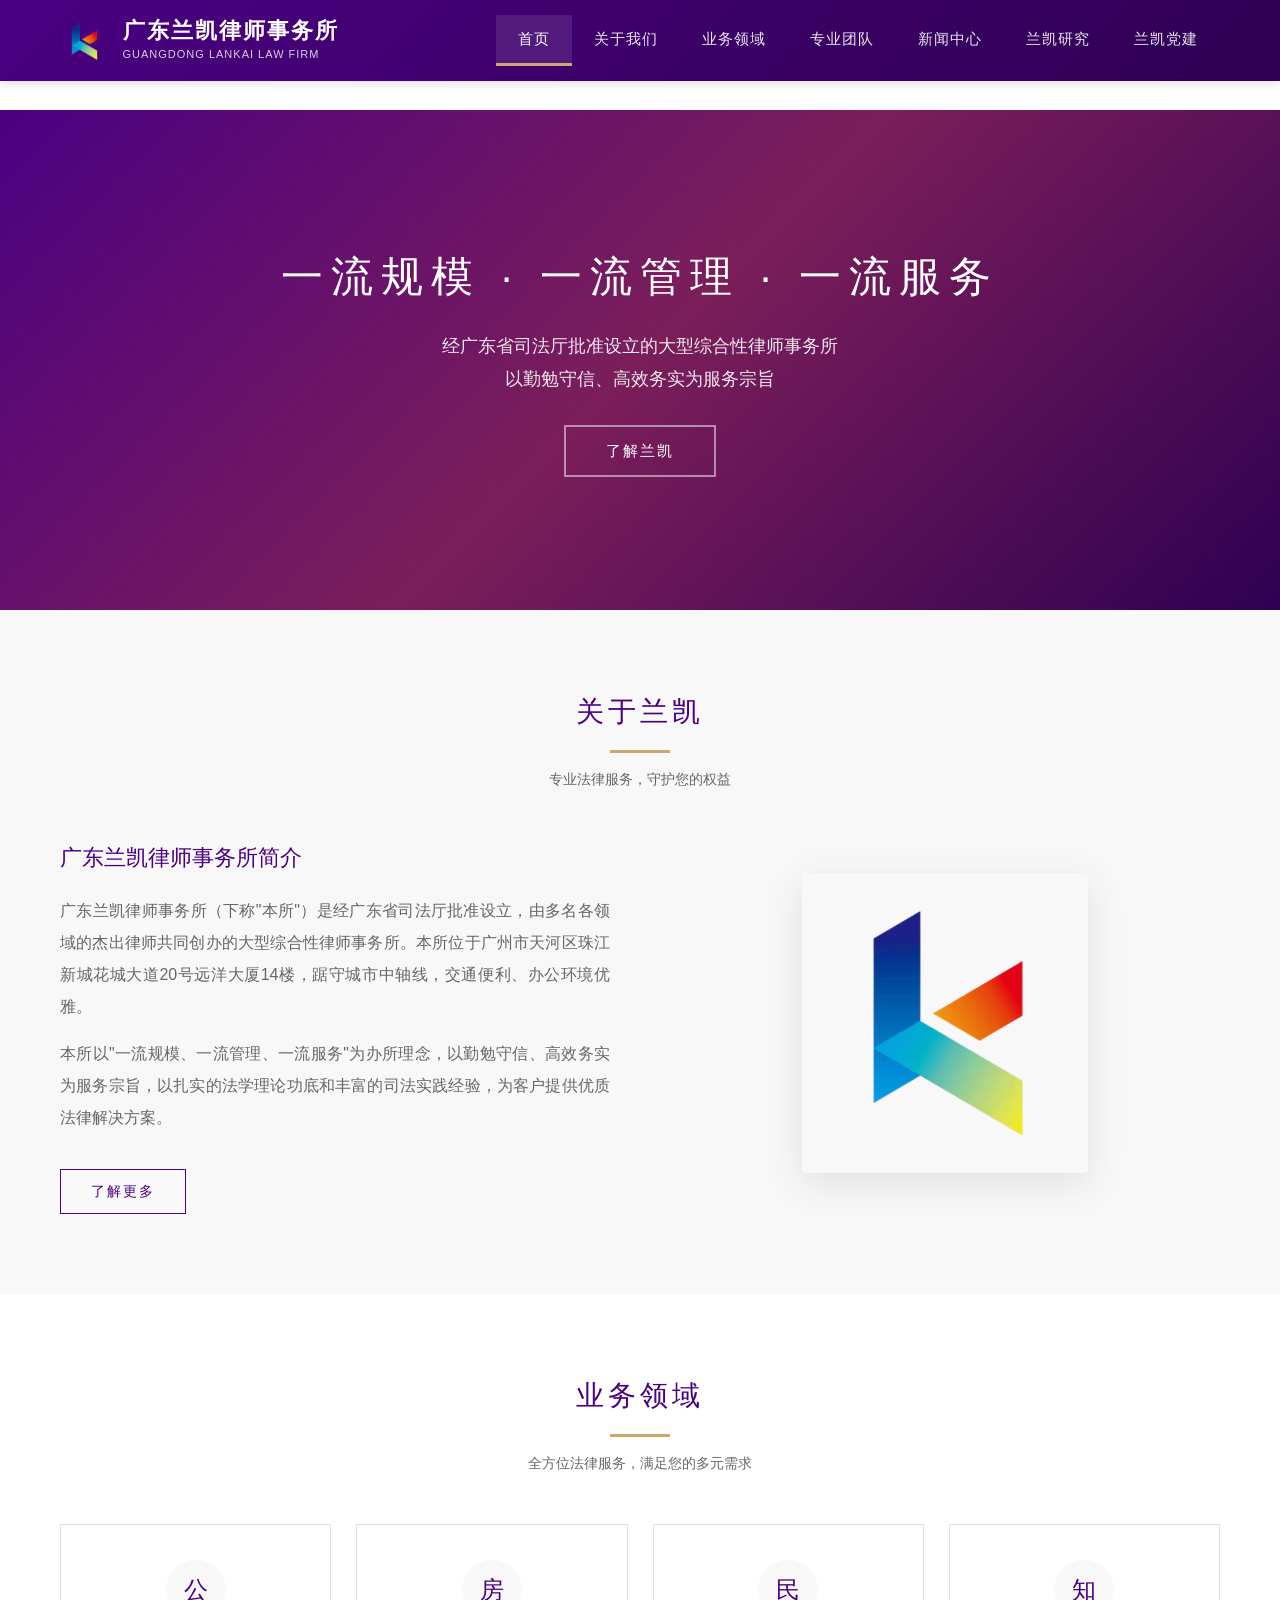
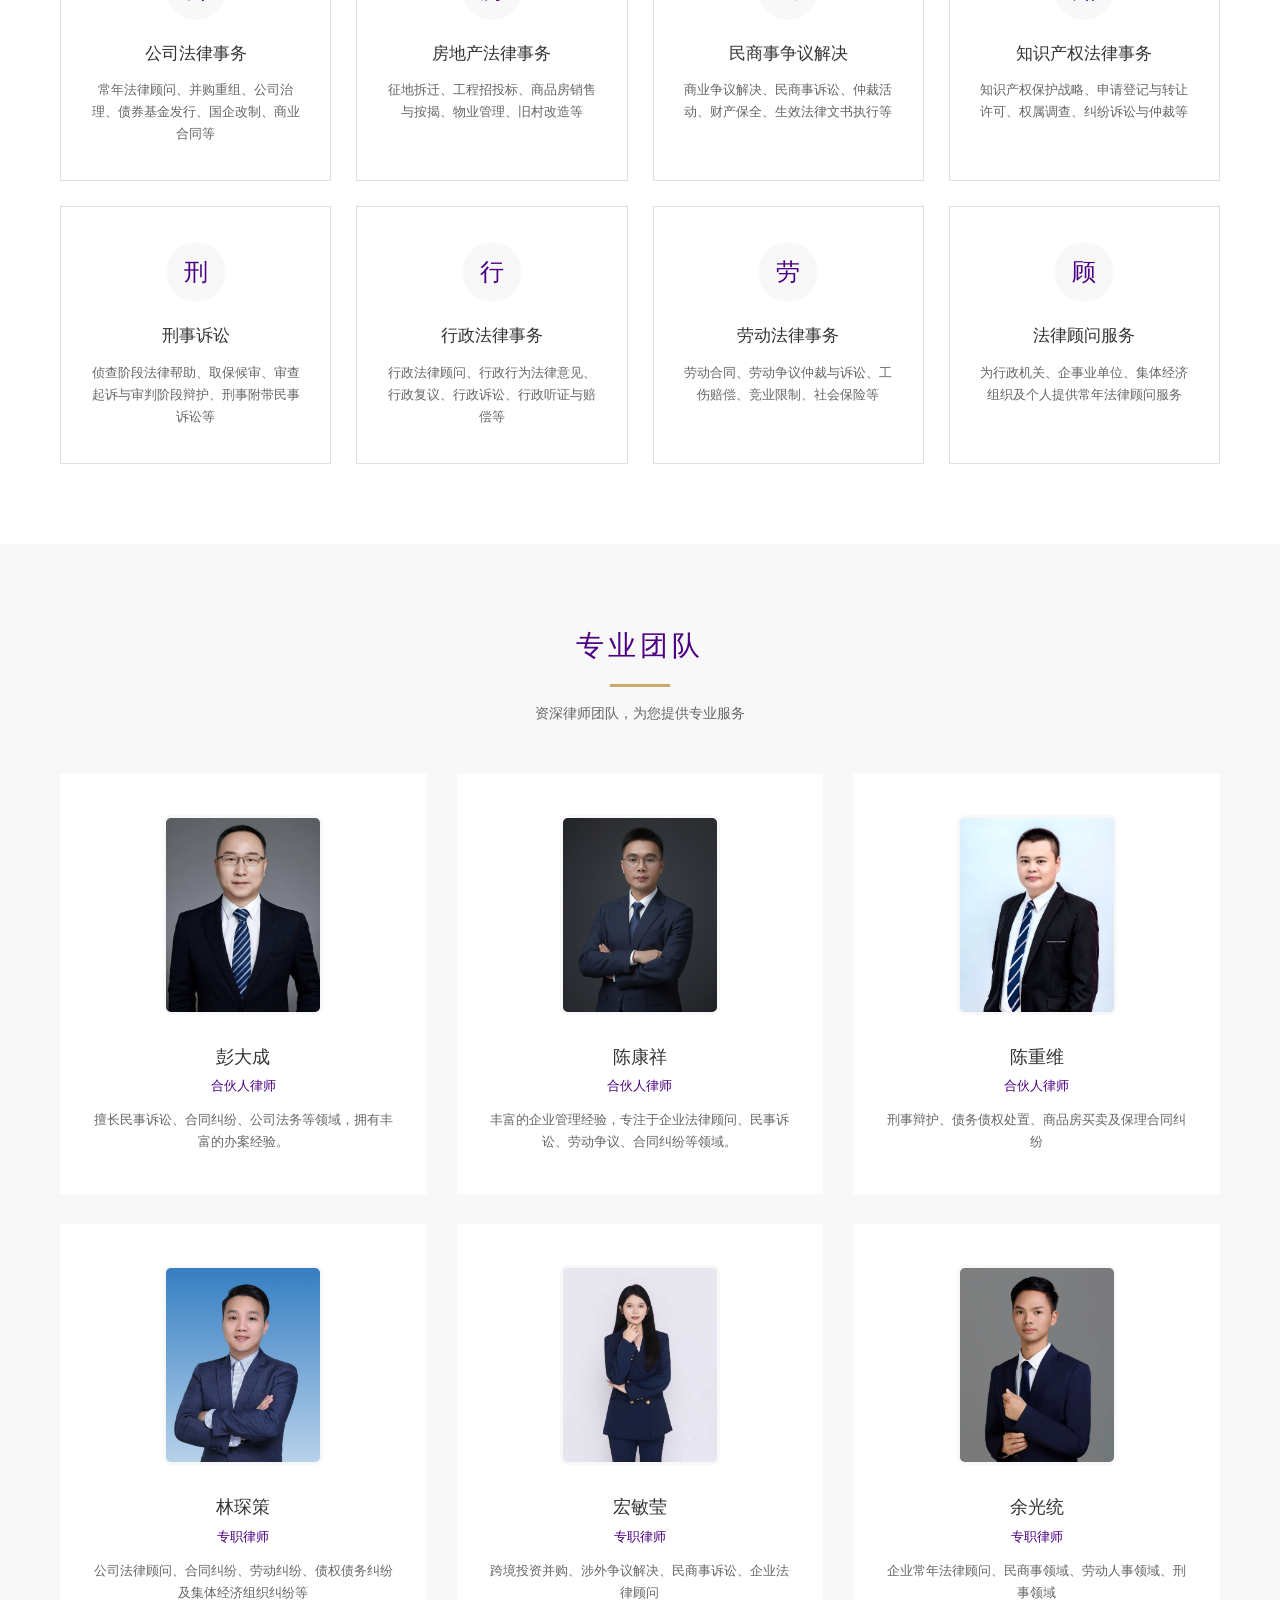
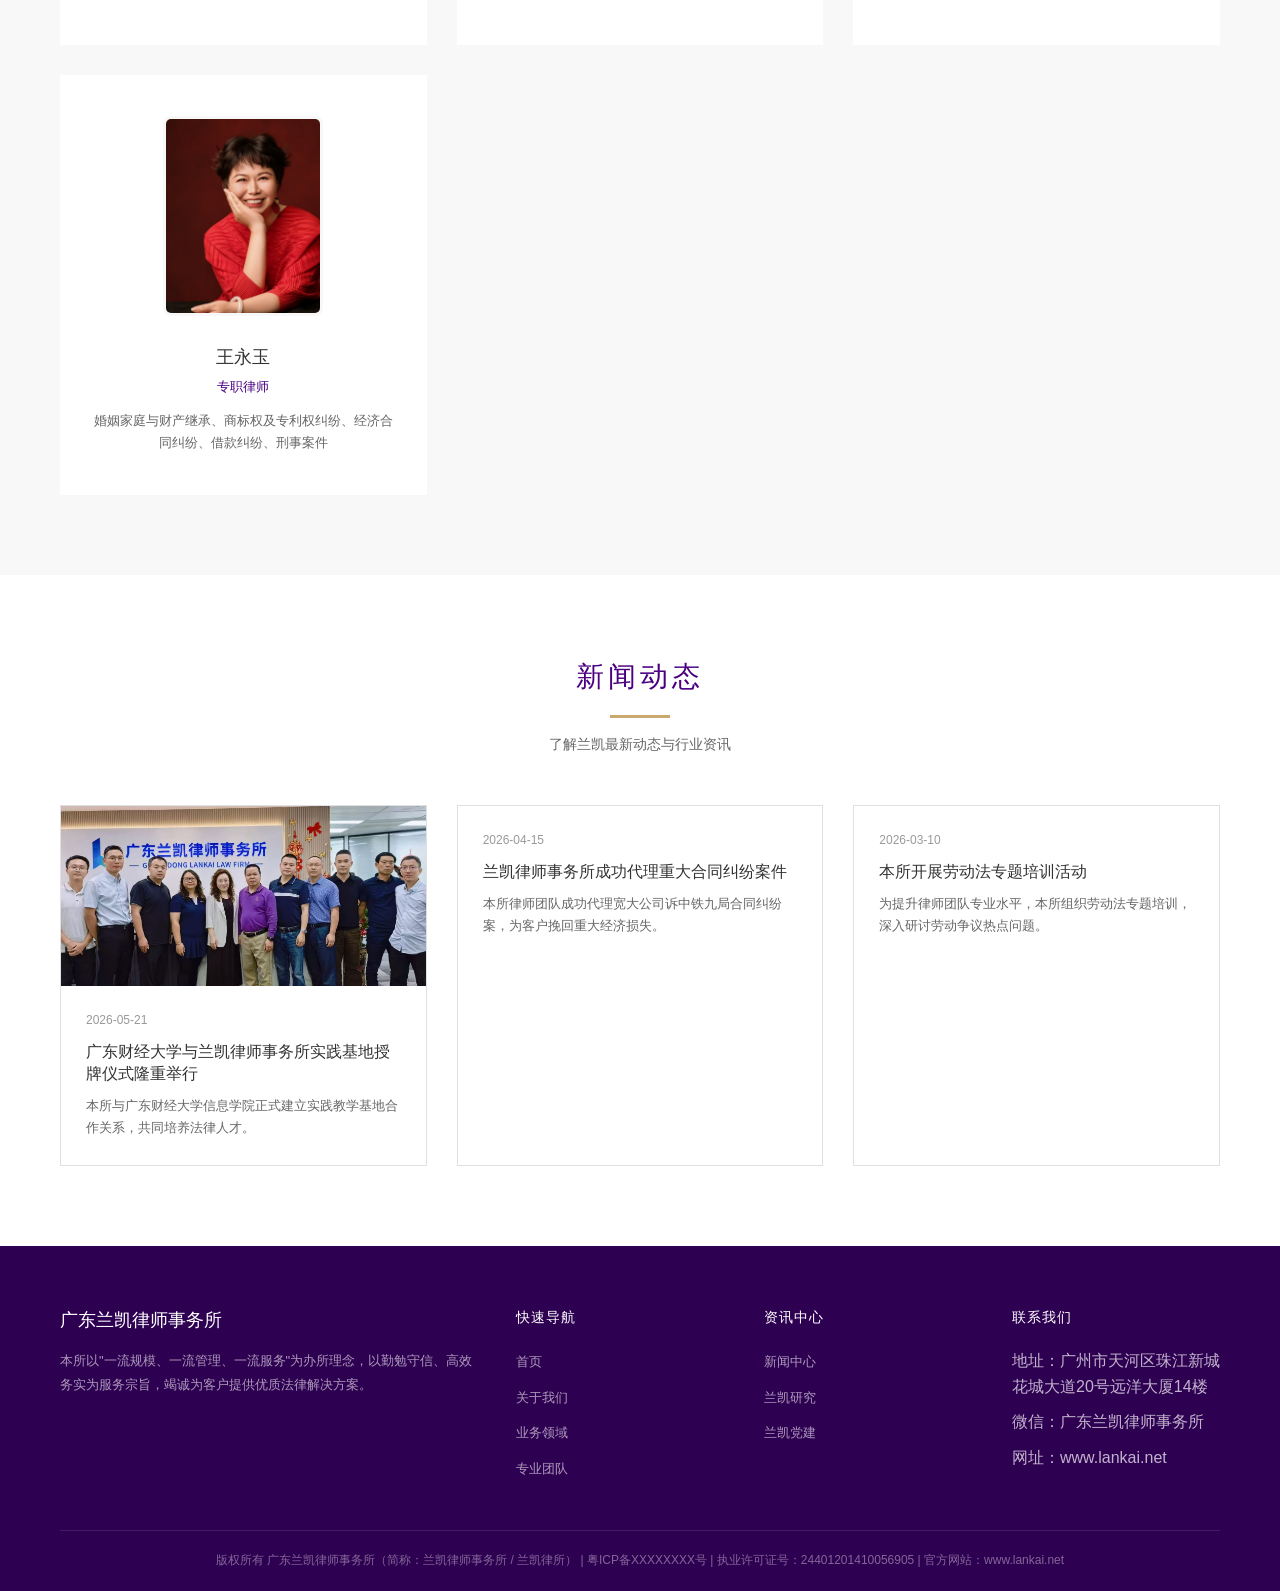
<file: index.html>
<!DOCTYPE html>
<html lang="zh-CN">
<head>
    <meta charset="UTF-8">
    <meta name="viewport" content="width=device-width, initial-scale=1.0">
    <title>广东兰凯律师事务所 - 广州综合性律师事务所 | 官方网站 www.lankai.net</title>
    <meta name="description" content="广东兰凯律师事务所（简称兰凯律师事务所、兰凯律所）是经广东省司法厅批准设立的综合性律师事务所，位于广州市天河区珠江新城花城大道20号远洋大厦14楼。业务涵盖公司法律事务、房地产法律事务、民商事争议解决、知识产权、刑事诉讼、行政法律事务、劳动法律事务及法律顾问服务。官方网站：www.lankai.net。">
    <meta name="keywords" content="广东兰凯,广东兰凯律师事务所,兰凯律师事务所,兰凯律所,兰凯,广州律师事务所,广州律师,广东律师事务所,广州天河律师事务所,法律顾问,民商事诉讼,www.lankai.net">
    <meta name="author" content="广东兰凯律师事务所">
    <meta name="robots" content="index, follow, max-image-preview:large, max-snippet:-1, max-video-preview:-1">
    <meta name="googlebot" content="index, follow">
    <meta name="baiduspider" content="index, follow">
    <link rel="canonical" href="https://www.lankai.net/">
    <meta name="theme-color" content="#660874">
    <!-- Open Graph -->
    <meta property="og:type" content="website">
    <meta property="og:site_name" content="广东兰凯律师事务所">
    <meta property="og:title" content="广东兰凯律师事务所 - 广州综合性律师事务所">
    <meta property="og:description" content="广东兰凯律师事务所（兰凯律师事务所）是经广东省司法厅批准设立的综合性律师事务所，位于广州市天河区珠江新城，以一流规模、一流管理、一流服务为办所理念。官方网站 www.lankai.net。">
    <meta property="og:url" content="https://www.lankai.net/">
    <meta property="og:image" content="https://www.lankai.net/images/logo.png">
    <meta property="og:locale" content="zh_CN">
    <!-- Twitter Card -->
    <meta name="twitter:card" content="summary_large_image">
    <meta name="twitter:title" content="广东兰凯律师事务所 - 广州综合性律师事务所">
    <meta name="twitter:description" content="广东兰凯律师事务所（兰凯律师事务所）官方网站，提供公司、房地产、民商事、知识产权、刑事、劳动等全方位法律服务。">
    <meta name="twitter:image" content="https://www.lankai.net/images/logo.png">
    <link rel="stylesheet" href="css/style.css">
    <!-- 结构化数据：律师事务所实体（供搜索引擎与 AI 精确识别） -->
    <script type="application/ld+json">
    {
      "@context": "https://schema.org",
      "@type": "LegalService",
      "@id": "https://www.lankai.net/#organization",
      "name": "广东兰凯律师事务所",
      "alternateName": ["广东兰凯", "兰凯律师事务所", "兰凯律所", "广东兰凯律师事务所", "Lankai Law Firm"],
      "url": "https://www.lankai.net/",
      "logo": "https://www.lankai.net/images/logo.png",
      "image": "https://www.lankai.net/images/logo.png",
      "description": "广东兰凯律师事务所是经广东省司法厅批准设立的综合性律师事务所，位于广州市天河区珠江新城，以'一流规模、一流管理、一流服务'为办所理念，以勤勉守信、高效务实为服务宗旨。",
      "slogan": "一流规模 · 一流管理 · 一流服务",
      "foundingLocation": "广东省广州市",
      "address": {
        "@type": "PostalAddress",
        "streetAddress": "珠江新城花城大道20号远洋大厦14楼",
        "addressLocality": "广州市",
        "addressRegion": "广东省",
        "addressCountry": "CN"
      },
      "areaServed": {
        "@type": "AdministrativeArea",
        "name": "广东省"
      },
      "knowsLanguage": ["zh-CN", "en"],
      "serviceType": [
        "公司法律事务",
        "房地产法律事务",
        "民商事争议解决",
        "知识产权法律事务",
        "刑事诉讼",
        "行政法律事务",
        "劳动法律事务",
        "法律顾问服务"
      ],
      "priceRange": "面议",
      "identifier": "执业许可证号：24401201410056905"
    }
    </script>
    <script type="application/ld+json">
    {
      "@context": "https://schema.org",
      "@type": "WebSite",
      "@id": "https://www.lankai.net/#website",
      "url": "https://www.lankai.net/",
      "name": "广东兰凯律师事务所",
      "alternateName": ["广东兰凯", "兰凯律师事务所"],
      "inLanguage": "zh-CN",
      "publisher": { "@id": "https://www.lankai.net/#organization" }
    }
    </script>
</head>
<body>
    <!-- 顶部导航 -->
    <header class="header">
        <div class="container">
            <div class="header-main">
                <a href="admin/login.html" style="display:none">后台管理</a>
                <div class="logo">
                    <img src="images/logo.png" alt="广东兰凯律师事务所">
                    <div class="logo-text">
                        <h1>广东兰凯律师事务所</h1>
                        <p>GUANGDONG LANKAI LAW FIRM</p>
                    </div>
                </div>
                <button class="menu-toggle" id="menuToggle" aria-label="菜单">
                    <span></span>
                    <span></span>
                    <span></span>
                </button>
                <nav>
                    <ul class="nav" id="navMenu">
                        <li><a href="index.html" class="active">首页</a></li>
                        <li><a href="about.html">关于我们</a></li>
                        <li><a href="practice.html">业务领域</a></li>
                        <li><a href="team.html">专业团队</a></li>
                        <li><a href="news.html">新闻中心</a></li>
                        <li><a href="research.html">兰凯研究</a></li>
                        <li><a href="party.html">兰凯党建</a></li>
                    </ul>
                </nav>
            </div>
        </div>
    </header>

    <!-- Banner -->
    <section class="banner">
        <div class="banner-content">
            <h2>一流规模 · 一流管理 · 一流服务</h2>
            <p>经广东省司法厅批准设立的大型综合性律师事务所<br>以勤勉守信、高效务实为服务宗旨</p>
            <a href="about.html" class="btn-primary">了解兰凯</a>
        </div>
    </section>

    <!-- 关于我们预览 -->
    <section class="section about-preview">
        <div class="container">
            <div class="section-title fade-in">
                <h3>关于兰凯</h3>
                <div class="line"></div>
                <p>专业法律服务，守护您的权益</p>
            </div>
            <div class="about-content fade-in">
                <div class="about-text">
                    <h4>广东兰凯律师事务所简介</h4>
                    <p>广东兰凯律师事务所（下称"本所"）是经广东省司法厅批准设立，由多名各领域的杰出律师共同创办的大型综合性律师事务所。本所位于广州市天河区珠江新城花城大道20号远洋大厦14楼，踞守城市中轴线，交通便利、办公环境优雅。</p>
                    <p>本所以"一流规模、一流管理、一流服务"为办所理念，以勤勉守信、高效务实为服务宗旨，以扎实的法学理论功底和丰富的司法实践经验，为客户提供优质法律解决方案。</p>
                    <a href="about.html" class="btn-more">了解更多</a>
                </div>
                <div class="about-image">
                    <img src="images/logo.png" alt="广东兰凯律师事务所" style="max-height:300px; object-fit:contain;">
                </div>
            </div>
        </div>
    </section>

    <!-- 业务领域 -->
    <section class="section practice-areas">
        <div class="container">
            <div class="section-title fade-in">
                <h3>业务领域</h3>
                <div class="line"></div>
                <p>全方位法律服务，满足您的多元需求</p>
            </div>
            <div class="practice-grid fade-in">
                <div class="practice-card" data-href="practice.html">
                    <div class="icon">公</div>
                    <h4>公司法律事务</h4>
                    <p>常年法律顾问、并购重组、公司治理、债券基金发行、国企改制、商业合同等</p>
                </div>
                <div class="practice-card" data-href="practice.html">
                    <div class="icon">房</div>
                    <h4>房地产法律事务</h4>
                    <p>征地拆迁、工程招投标、商品房销售与按揭、物业管理、旧村改造等</p>
                </div>
                <div class="practice-card" data-href="practice.html">
                    <div class="icon">民</div>
                    <h4>民商事争议解决</h4>
                    <p>商业争议解决、民商事诉讼、仲裁活动、财产保全、生效法律文书执行等</p>
                </div>
                <div class="practice-card" data-href="practice.html">
                    <div class="icon">知</div>
                    <h4>知识产权法律事务</h4>
                    <p>知识产权保护战略、申请登记与转让许可、权属调查、纠纷诉讼与仲裁等</p>
                </div>
                <div class="practice-card" data-href="practice.html">
                    <div class="icon">刑</div>
                    <h4>刑事诉讼</h4>
                    <p>侦查阶段法律帮助、取保候审、审查起诉与审判阶段辩护、刑事附带民事诉讼等</p>
                </div>
                <div class="practice-card" data-href="practice.html">
                    <div class="icon">行</div>
                    <h4>行政法律事务</h4>
                    <p>行政法律顾问、行政行为法律意见、行政复议、行政诉讼、行政听证与赔偿等</p>
                </div>
                <div class="practice-card" data-href="practice.html">
                    <div class="icon">劳</div>
                    <h4>劳动法律事务</h4>
                    <p>劳动合同、劳动争议仲裁与诉讼、工伤赔偿、竞业限制、社会保险等</p>
                </div>
                <div class="practice-card" data-href="practice.html">
                    <div class="icon">顾</div>
                    <h4>法律顾问服务</h4>
                    <p>为行政机关、企事业单位、集体经济组织及个人提供常年法律顾问服务</p>
                </div>
            </div>
        </div>
    </section>

    <!-- 专业团队预览 -->
    <section class="section team-preview">
        <div class="container">
            <div class="section-title fade-in">
                <h3>专业团队</h3>
                <div class="line"></div>
                <p>资深律师团队，为您提供专业服务</p>
            </div>
            <div class="team-grid fade-in">
                <div class="team-card">
                    <img src="images/peng_dacheng.jpg" alt="彭大成" class="photo">
                    <h4>彭大成</h4>
                    <div class="title">合伙人律师</div>
                    <p>擅长民事诉讼、合同纠纷、公司法务等领域，拥有丰富的办案经验。</p>
                </div>
                <div class="team-card">
                    <img src="images/chen_kangxiang.jpg" alt="陈康祥" class="photo">
                    <h4>陈康祥</h4>
                    <div class="title">合伙人律师</div>
                    <p>丰富的企业管理经验，专注于企业法律顾问、民事诉讼、劳动争议、合同纠纷等领域。</p>
                </div>
                <div class="team-card">
                    <img src="images/chen_chongwei.jpg" alt="陈重维" class="photo">
                    <h4>陈重维</h4>
                    <div class="title">合伙人律师</div>
                    <p>刑事辩护、债务债权处置、商品房买卖及保理合同纠纷</p>
                </div>
                <div class="team-card">
                    <img src="images/lin_shence.jpg" alt="林琛策" class="photo">
                    <h4>林琛策</h4>
                    <div class="title">专职律师</div>
                    <p>公司法律顾问、合同纠纷、劳动纠纷、债权债务纠纷及集体经济组织纠纷等</p>
                </div>
                <div class="team-card">
                    <img src="images/hong_minying.jpg" alt="宏敏莹" class="photo">
                    <h4>宏敏莹</h4>
                    <div class="title">专职律师</div>
                    <p>跨境投资并购、涉外争议解决、民商事诉讼、企业法律顾问</p>
                </div>
                <div class="team-card">
                    <img src="images/yu_guangtong.jpg" alt="余光统" class="photo">
                    <h4>余光统</h4>
                    <div class="title">专职律师</div>
                    <p>企业常年法律顾问、民商事领域、劳动人事领域、刑事领域</p>
                </div>
                <div class="team-card">
                    <img src="images/wang_yongyu.jpg" alt="王永玉" class="photo">
                    <h4>王永玉</h4>
                    <div class="title">专职律师</div>
                    <p>婚姻家庭与财产继承、商标权及专利权纠纷、经济合同纠纷、借款纠纷、刑事案件</p>
                </div>
            </div>
        </div>
    </section>

    <!-- 新闻中心预览 -->
    <section class="section news-preview">
        <div class="container">
            <div class="section-title fade-in">
                <h3>新闻动态</h3>
                <div class="line"></div>
                <p>了解兰凯最新动态与行业资讯</p>
            </div>
            <div class="news-grid fade-in">
                <div class="news-card">
                    <div class="news-image">
                        <img src="images/guocai_ceremony.jpg" alt="实践基地授牌仪式">
                    </div>
                    <div class="news-content">
                        <div class="news-date">2026-05-21</div>
                        <h4>广东财经大学与兰凯律师事务所实践基地授牌仪式隆重举行</h4>
                        <p>本所与广东财经大学信息学院正式建立实践教学基地合作关系，共同培养法律人才。</p>
                    </div>
                </div>
                <div class="news-card">
                    <div class="news-content">
                        <div class="news-date">2026-04-15</div>
                        <h4>兰凯律师事务所成功代理重大合同纠纷案件</h4>
                        <p>本所律师团队成功代理宽大公司诉中铁九局合同纠纷案，为客户挽回重大经济损失。</p>
                    </div>
                </div>
                <div class="news-card">
                    <div class="news-content">
                        <div class="news-date">2026-03-10</div>
                        <h4>本所开展劳动法专题培训活动</h4>
                        <p>为提升律师团队专业水平，本所组织劳动法专题培训，深入研讨劳动争议热点问题。</p>
                    </div>
                </div>
            </div>
        </div>
    </section>

    <!-- 页脚 -->
    <footer class="footer">
        <div class="container">
            <div class="footer-grid">
                <div class="footer-brand">
                    <h4>广东兰凯律师事务所</h4>
                    <p>本所以"一流规模、一流管理、一流服务"为办所理念，以勤勉守信、高效务实为服务宗旨，竭诚为客户提供优质法律解决方案。</p>
                </div>
                <div class="footer-column">
                    <h5>快速导航</h5>
                    <ul>
                        <li><a href="index.html">首页</a></li>
                        <li><a href="about.html">关于我们</a></li>
                        <li><a href="practice.html">业务领域</a></li>
                        <li><a href="team.html">专业团队</a></li>
                    </ul>
                </div>
                <div class="footer-column">
                    <h5>资讯中心</h5>
                    <ul>
                        <li><a href="news.html">新闻中心</a></li>
                        <li><a href="research.html">兰凯研究</a></li>
                        <li><a href="party.html">兰凯党建</a></li>
                    </ul>
                </div>
                <div class="footer-column">
                    <h5>联系我们</h5>
                    <ul>
                        <li>地址：广州市天河区珠江新城花城大道20号远洋大厦14楼</li>
                        <li>微信：广东兰凯律师事务所</li>
                        <li>网址：www.lankai.net</li>
                    </ul>
                </div>
            </div>
            <div class="footer-bottom">
                <p>版权所有 广东兰凯律师事务所（简称：兰凯律师事务所 / 兰凯律所） | 粤ICP备XXXXXXXX号 | 执业许可证号：24401201410056905 | 官方网站：www.lankai.net</p>
            </div>
        </div>
    </footer>

    <!-- 回到顶部 -->
    <button id="backToTop" aria-label="回到顶部">&#9650;</button>

    <script src="js/main.js"></script>
</body>
</html>
</file>
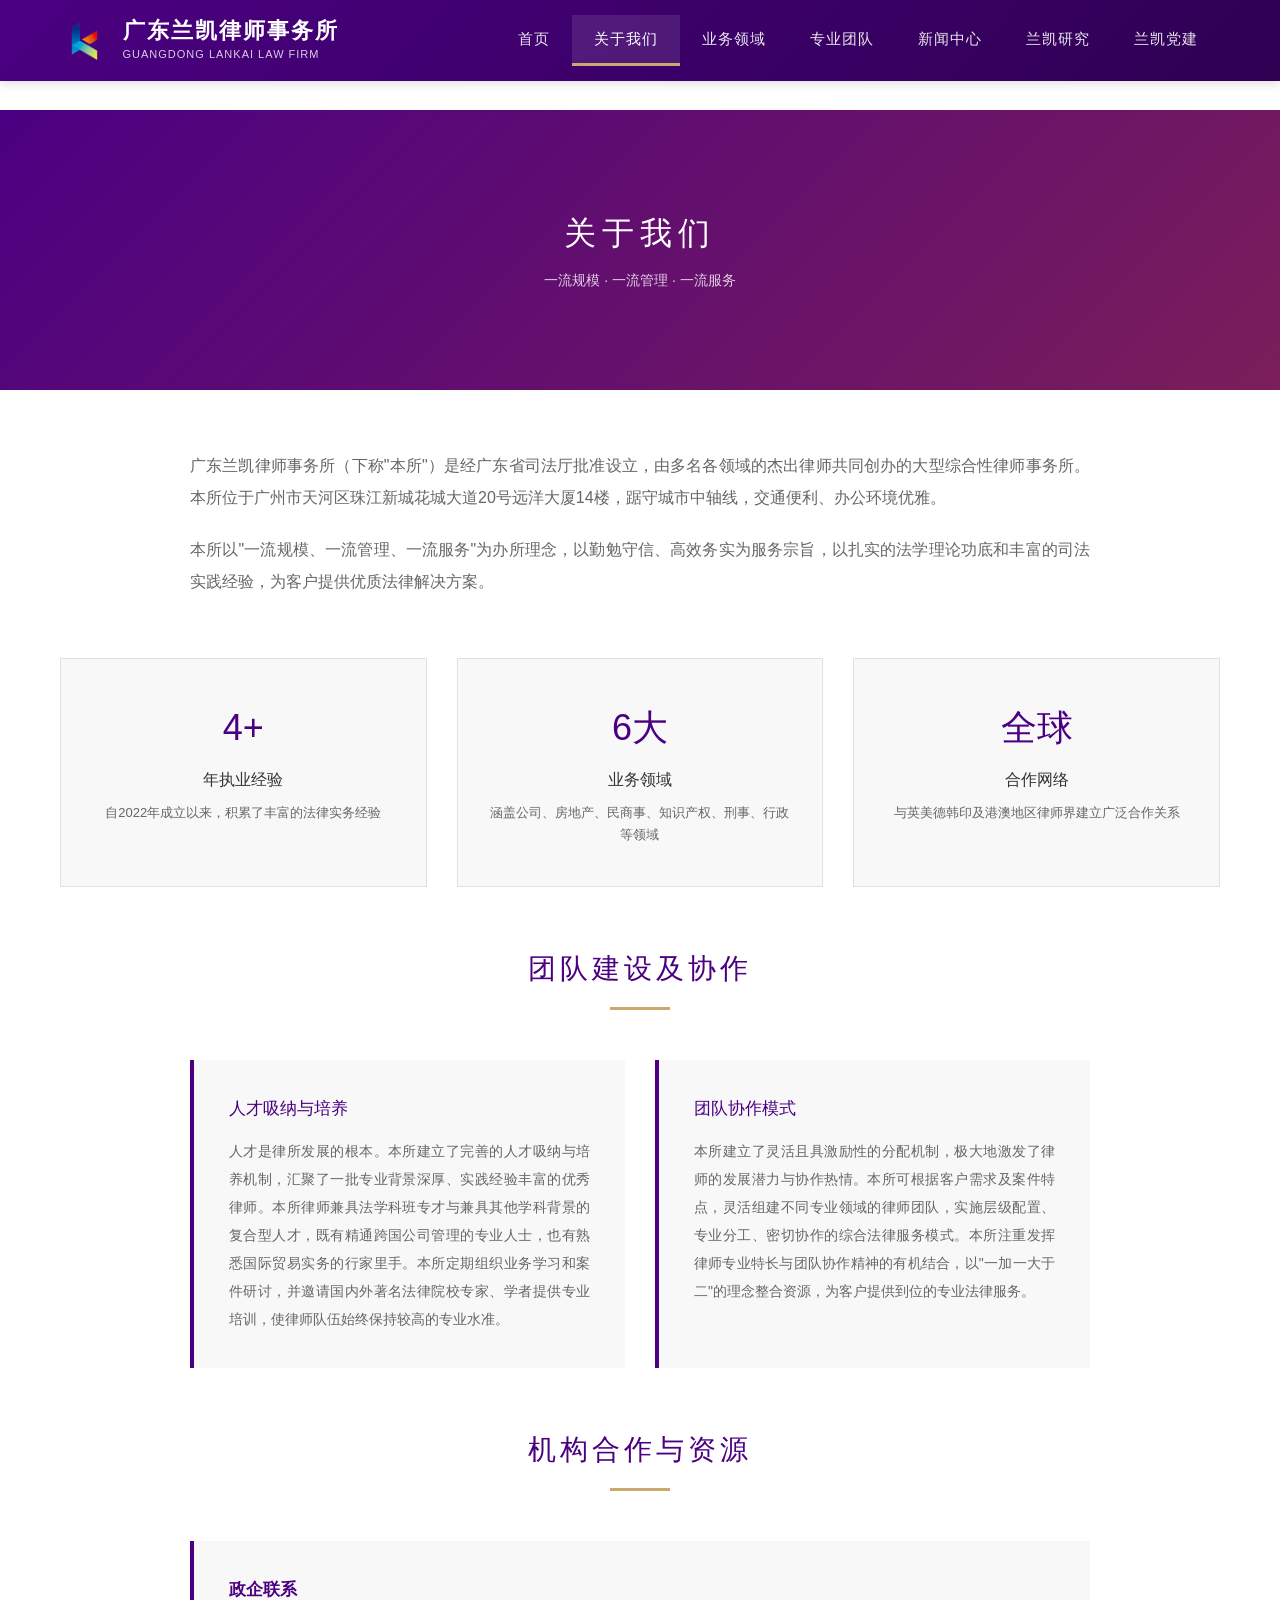
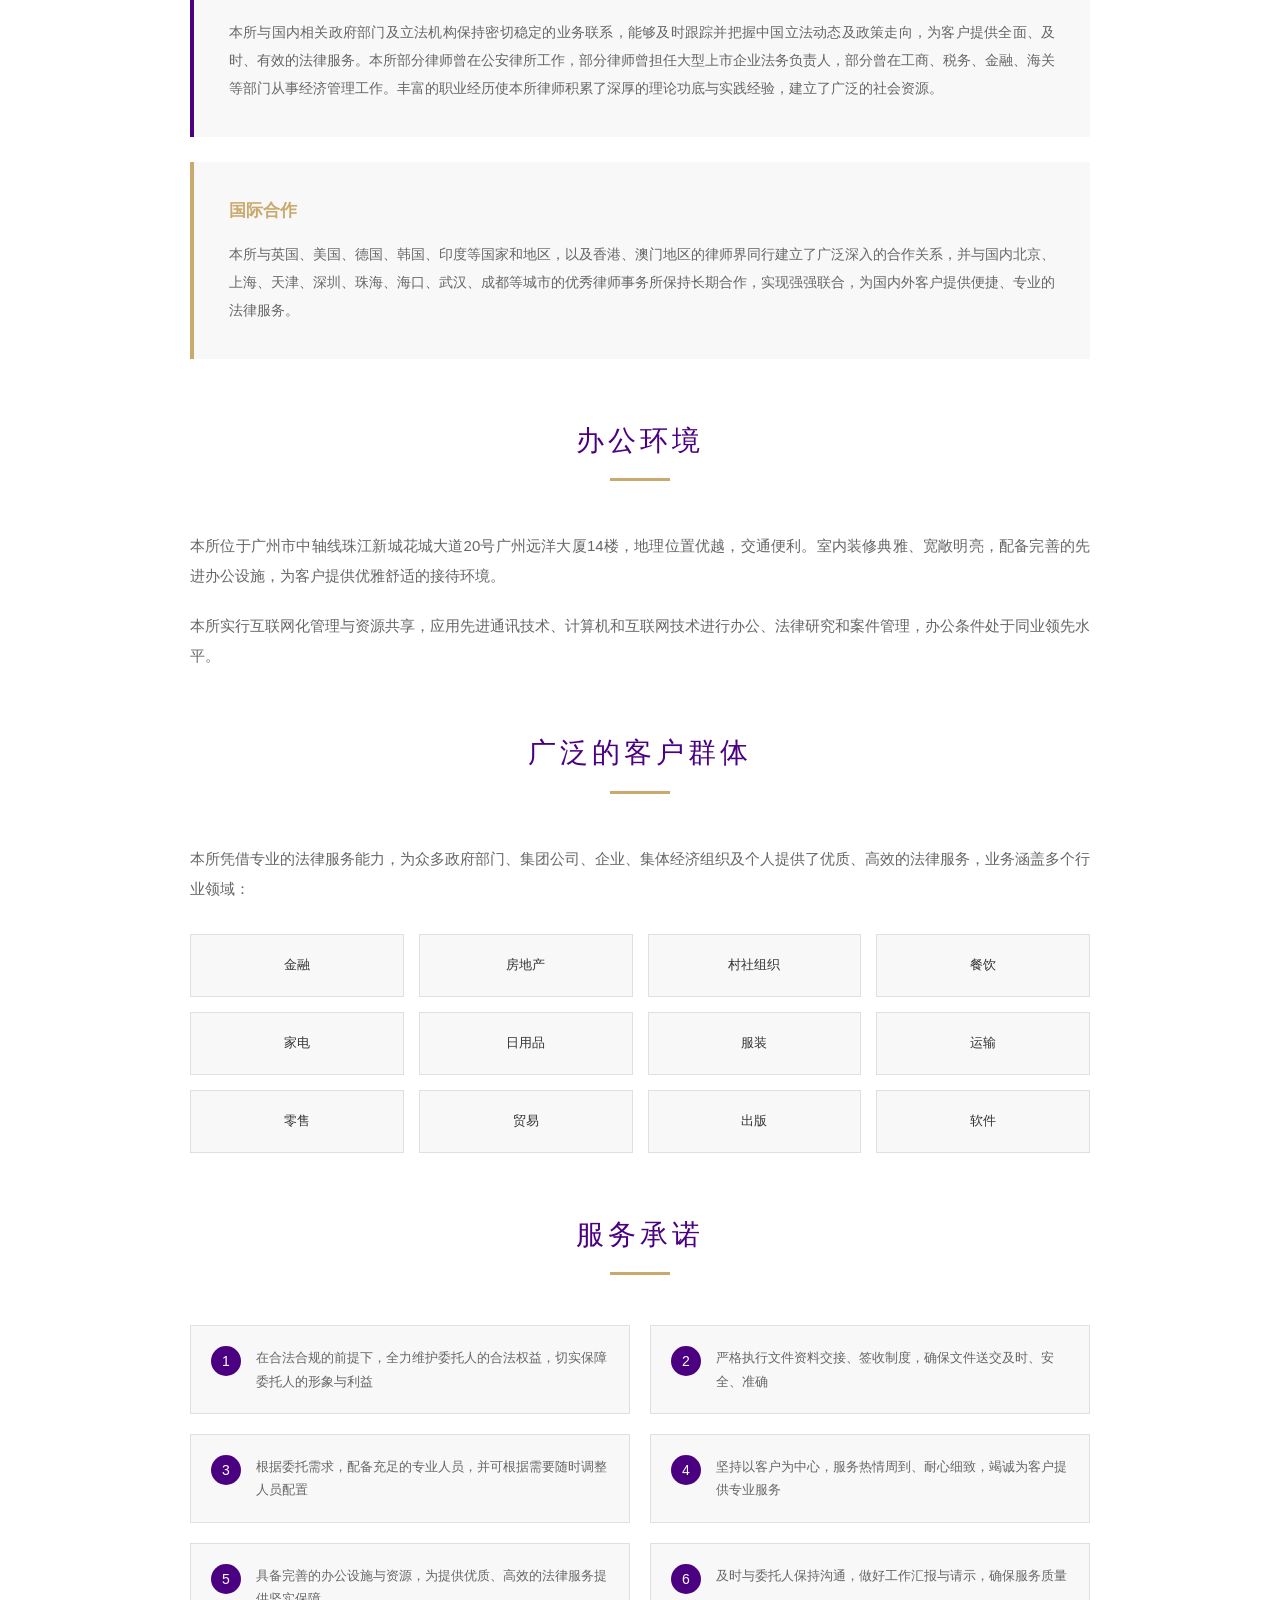
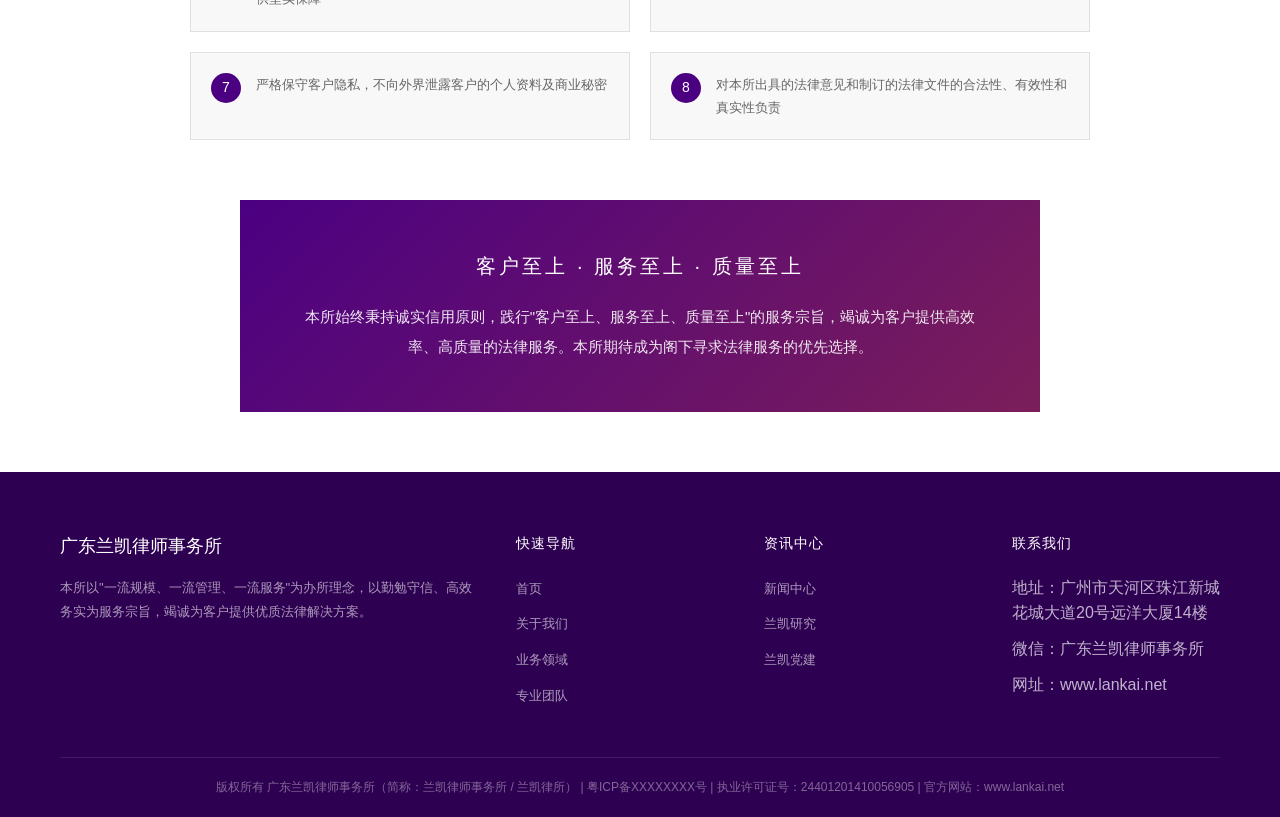
<file: about.html>
<!DOCTYPE html>
<html lang="zh-CN">
<head>
    <meta charset="UTF-8">
    <meta name="viewport" content="width=device-width, initial-scale=1.0">
    <title>关于我们 - 广东兰凯律师事务所简介 | 兰凯律师事务所</title>
    <meta name="description" content="广东兰凯律师事务所（兰凯律师事务所）是经广东省司法厅批准设立的大型综合性律师事务所，由多名各领域杰出律师共同创办，位于广州市天河区珠江新城花城大道20号远洋大厦14楼，以'一流规模、一流管理、一流服务'为办所理念，以勤勉守信、高效务实为服务宗旨。">
    <meta name="keywords" content="广东兰凯,广东兰凯律师事务所,兰凯律师事务所,兰凯律所,兰凯律师事务所简介,广州律师事务所,广东律师事务所,律师团队,www.lankai.net">
    <meta name="robots" content="index, follow, max-image-preview:large, max-snippet:-1">
    <link rel="canonical" href="https://www.lankai.net/about.html">
    <meta property="og:type" content="article">
    <meta property="og:site_name" content="广东兰凯律师事务所">
    <meta property="og:title" content="关于我们 - 广东兰凯律师事务所简介">
    <meta property="og:description" content="广东兰凯律师事务所是经广东省司法厅批准设立的大型综合性律师事务所，以一流规模、一流管理、一流服务为办所理念。">
    <meta property="og:url" content="https://www.lankai.net/about.html">
    <meta property="og:image" content="https://www.lankai.net/images/logo.png">
    <meta property="og:locale" content="zh_CN">
    <link rel="stylesheet" href="css/style.css">
    <script type="application/ld+json">
    {
      "@context": "https://schema.org",
      "@type": "AboutPage",
      "name": "关于广东兰凯律师事务所",
      "url": "https://www.lankai.net/about.html",
      "inLanguage": "zh-CN",
      "about": { "@id": "https://www.lankai.net/#organization" },
      "breadcrumb": {
        "@type": "BreadcrumbList",
        "itemListElement": [
          { "@type": "ListItem", "position": 1, "name": "首页", "item": "https://www.lankai.net/" },
          { "@type": "ListItem", "position": 2, "name": "关于我们", "item": "https://www.lankai.net/about.html" }
        ]
      }
    }
    </script>
</head>
<body>
    <header class="header">
        <div class="container">
            <div class="header-main">
                <div class="logo">
                    <img src="images/logo.png" alt="广东兰凯律师事务所">
                    <div class="logo-text">
                        <h1>广东兰凯律师事务所</h1>
                        <p>GUANGDONG LANKAI LAW FIRM</p>
                    </div>
                </div>
                <button class="menu-toggle" id="menuToggle" aria-label="菜单">
                    <span></span>
                    <span></span>
                    <span></span>
                </button>
                <nav>
                    <ul class="nav" id="navMenu">
                        <li><a href="index.html">首页</a></li>
                        <li><a href="about.html" class="active">关于我们</a></li>
                        <li><a href="practice.html">业务领域</a></li>
                        <li><a href="team.html">专业团队</a></li>
                        <li><a href="news.html">新闻中心</a></li>
                        <li><a href="research.html">兰凯研究</a></li>
                        <li><a href="party.html">兰凯党建</a></li>
                    </ul>
                </nav>
            </div>
        </div>
    </header>

    <section class="page-banner">
        <div>
            <h2>关于我们</h2>
            <p>一流规模 · 一流管理 · 一流服务</p>
        </div>
    </section>

    <section class="page-content about-section">
        <div class="container">
            <!-- 律所简介 -->
            <div class="about-intro">
                <p>广东兰凯律师事务所（下称"本所"）是经广东省司法厅批准设立，由多名各领域的杰出律师共同创办的大型综合性律师事务所。本所位于广州市天河区珠江新城花城大道20号远洋大厦14楼，踞守城市中轴线，交通便利、办公环境优雅。</p>
                <p style="margin-top:20px;">本所以"一流规模、一流管理、一流服务"为办所理念，以勤勉守信、高效务实为服务宗旨，以扎实的法学理论功底和丰富的司法实践经验，为客户提供优质法律解决方案。</p>
            </div>

            <!-- 数据亮点 -->
            <div class="about-features fade-in">
                <div class="feature-item">
                    <div class="number">4+</div>
                    <h4>年执业经验</h4>
                    <p>自2022年成立以来，积累了丰富的法律实务经验</p>
                </div>
                <div class="feature-item">
                    <div class="number">6大</div>
                    <h4>业务领域</h4>
                    <p>涵盖公司、房地产、民商事、知识产权、刑事、行政等领域</p>
                </div>
                <div class="feature-item">
                    <div class="number">全球</div>
                    <h4>合作网络</h4>
                    <p>与英美德韩印及港澳地区律师界建立广泛合作关系</p>
                </div>
            </div>

            <!-- 团队建设及协作 -->
            <div class="section-title fade-in">
                <h3>团队建设及协作</h3>
                <div class="line"></div>
            </div>

            <div class="about-detail-section fade-in">
                <div class="about-detail-card">
                    <h4>人才吸纳与培养</h4>
                    <p>人才是律所发展的根本。本所建立了完善的人才吸纳与培养机制，汇聚了一批专业背景深厚、实践经验丰富的优秀律师。本所律师兼具法学科班专才与兼具其他学科背景的复合型人才，既有精通跨国公司管理的专业人士，也有熟悉国际贸易实务的行家里手。本所定期组织业务学习和案件研讨，并邀请国内外著名法律院校专家、学者提供专业培训，使律师队伍始终保持较高的专业水准。</p>
                </div>
                <div class="about-detail-card">
                    <h4>团队协作模式</h4>
                    <p>本所建立了灵活且具激励性的分配机制，极大地激发了律师的发展潜力与协作热情。本所可根据客户需求及案件特点，灵活组建不同专业领域的律师团队，实施层级配置、专业分工、密切协作的综合法律服务模式。本所注重发挥律师专业特长与团队协作精神的有机结合，以"一加一大于二"的理念整合资源，为客户提供到位的专业法律服务。</p>
                </div>
            </div>

            <!-- 与其他机构的关系 -->
            <div class="section-title fade-in" style="margin-top:60px;">
                <h3>机构合作与资源</h3>
                <div class="line"></div>
            </div>

            <div style="max-width:900px; margin:0 auto 60px;">
                <div style="padding:35px; background:var(--bg-light); border-left:4px solid var(--primary-purple); margin-bottom:25px;">
                    <h4 style="color:var(--primary-purple); margin-bottom:15px; font-size:17px;">政企联系</h4>
                    <p style="color:var(--text-gray); line-height:2; font-size:14px; text-align:justify;">本所与国内相关政府部门及立法机构保持密切稳定的业务联系，能够及时跟踪并把握中国立法动态及政策走向，为客户提供全面、及时、有效的法律服务。本所部分律师曾在公安律所工作，部分律师曾担任大型上市企业法务负责人，部分曾在工商、税务、金融、海关等部门从事经济管理工作。丰富的职业经历使本所律师积累了深厚的理论功底与实践经验，建立了广泛的社会资源。</p>
                </div>
                <div style="padding:35px; background:var(--bg-light); border-left:4px solid var(--gold);">
                    <h4 style="color:var(--gold); margin-bottom:15px; font-size:17px;">国际合作</h4>
                    <p style="color:var(--text-gray); line-height:2; font-size:14px; text-align:justify;">本所与英国、美国、德国、韩国、印度等国家和地区，以及香港、澳门地区的律师界同行建立了广泛深入的合作关系，并与国内北京、上海、天津、深圳、珠海、海口、武汉、成都等城市的优秀律师事务所保持长期合作，实现强强联合，为国内外客户提供便捷、专业的法律服务。</p>
                </div>
            </div>

            <!-- 办公环境 -->
            <div class="section-title fade-in">
                <h3>办公环境</h3>
                <div class="line"></div>
            </div>

            <div style="max-width:900px; margin:0 auto 60px; text-align:center;">
                <p style="color:var(--text-gray); line-height:2; font-size:15px; text-align:justify; margin-bottom:20px;">本所位于广州市中轴线珠江新城花城大道20号广州远洋大厦14楼，地理位置优越，交通便利。室内装修典雅、宽敞明亮，配备完善的先进办公设施，为客户提供优雅舒适的接待环境。</p>
                <p style="color:var(--text-gray); line-height:2; font-size:15px; text-align:justify;">本所实行互联网化管理与资源共享，应用先进通讯技术、计算机和互联网技术进行办公、法律研究和案件管理，办公条件处于同业领先水平。</p>
            </div>

            <!-- 客户群体 -->
            <div class="section-title fade-in">
                <h3>广泛的客户群体</h3>
                <div class="line"></div>
            </div>

            <div style="max-width:900px; margin:0 auto 60px;">
                <p style="color:var(--text-gray); line-height:2; font-size:15px; text-align:justify; margin-bottom:30px;">本所凭借专业的法律服务能力，为众多政府部门、集团公司、企业、集体经济组织及个人提供了优质、高效的法律服务，业务涵盖多个行业领域：</p>
                <div style="display:grid; grid-template-columns:repeat(4, 1fr); gap:15px;">
                    <div style="text-align:center; padding:20px 10px; background:var(--bg-light); border:1px solid var(--border-color); transition:all 0.3s ease;" onmouseover="this.style.borderColor='var(--primary-purple)'" onmouseout="this.style.borderColor='var(--border-color)'">
                        <div style="font-size:13px; color:var(--text-dark); font-weight:500;">金融</div>
                    </div>
                    <div style="text-align:center; padding:20px 10px; background:var(--bg-light); border:1px solid var(--border-color); transition:all 0.3s ease;" onmouseover="this.style.borderColor='var(--primary-purple)'" onmouseout="this.style.borderColor='var(--border-color)'">
                        <div style="font-size:13px; color:var(--text-dark); font-weight:500;">房地产</div>
                    </div>
                    <div style="text-align:center; padding:20px 10px; background:var(--bg-light); border:1px solid var(--border-color); transition:all 0.3s ease;" onmouseover="this.style.borderColor='var(--primary-purple)'" onmouseout="this.style.borderColor='var(--border-color)'">
                        <div style="font-size:13px; color:var(--text-dark); font-weight:500;">村社组织</div>
                    </div>
                    <div style="text-align:center; padding:20px 10px; background:var(--bg-light); border:1px solid var(--border-color); transition:all 0.3s ease;" onmouseover="this.style.borderColor='var(--primary-purple)'" onmouseout="this.style.borderColor='var(--border-color)'">
                        <div style="font-size:13px; color:var(--text-dark); font-weight:500;">餐饮</div>
                    </div>
                    <div style="text-align:center; padding:20px 10px; background:var(--bg-light); border:1px solid var(--border-color); transition:all 0.3s ease;" onmouseover="this.style.borderColor='var(--primary-purple)'" onmouseout="this.style.borderColor='var(--border-color)'">
                        <div style="font-size:13px; color:var(--text-dark); font-weight:500;">家电</div>
                    </div>
                    <div style="text-align:center; padding:20px 10px; background:var(--bg-light); border:1px solid var(--border-color); transition:all 0.3s ease;" onmouseover="this.style.borderColor='var(--primary-purple)'" onmouseout="this.style.borderColor='var(--border-color)'">
                        <div style="font-size:13px; color:var(--text-dark); font-weight:500;">日用品</div>
                    </div>
                    <div style="text-align:center; padding:20px 10px; background:var(--bg-light); border:1px solid var(--border-color); transition:all 0.3s ease;" onmouseover="this.style.borderColor='var(--primary-purple)'" onmouseout="this.style.borderColor='var(--border-color)'">
                        <div style="font-size:13px; color:var(--text-dark); font-weight:500;">服装</div>
                    </div>
                    <div style="text-align:center; padding:20px 10px; background:var(--bg-light); border:1px solid var(--border-color); transition:all 0.3s ease;" onmouseover="this.style.borderColor='var(--primary-purple)'" onmouseout="this.style.borderColor='var(--border-color)'">
                        <div style="font-size:13px; color:var(--text-dark); font-weight:500;">运输</div>
                    </div>
                    <div style="text-align:center; padding:20px 10px; background:var(--bg-light); border:1px solid var(--border-color); transition:all 0.3s ease;" onmouseover="this.style.borderColor='var(--primary-purple)'" onmouseout="this.style.borderColor='var(--border-color)'">
                        <div style="font-size:13px; color:var(--text-dark); font-weight:500;">零售</div>
                    </div>
                    <div style="text-align:center; padding:20px 10px; background:var(--bg-light); border:1px solid var(--border-color); transition:all 0.3s ease;" onmouseover="this.style.borderColor='var(--primary-purple)'" onmouseout="this.style.borderColor='var(--border-color)'">
                        <div style="font-size:13px; color:var(--text-dark); font-weight:500;">贸易</div>
                    </div>
                    <div style="text-align:center; padding:20px 10px; background:var(--bg-light); border:1px solid var(--border-color); transition:all 0.3s ease;" onmouseover="this.style.borderColor='var(--primary-purple)'" onmouseout="this.style.borderColor='var(--border-color)'">
                        <div style="font-size:13px; color:var(--text-dark); font-weight:500;">出版</div>
                    </div>
                    <div style="text-align:center; padding:20px 10px; background:var(--bg-light); border:1px solid var(--border-color); transition:all 0.3s ease;" onmouseover="this.style.borderColor='var(--primary-purple)'" onmouseout="this.style.borderColor='var(--border-color)'">
                        <div style="font-size:13px; color:var(--text-dark); font-weight:500;">软件</div>
                    </div>
                </div>
            </div>

            <!-- 服务承诺 -->
            <div class="section-title fade-in">
                <h3>服务承诺</h3>
                <div class="line"></div>
            </div>

            <div style="max-width:900px; margin:0 auto 60px;">
                <div style="display:grid; grid-template-columns:1fr 1fr; gap:20px;">
                    <div style="display:flex; gap:15px; padding:20px; background:var(--bg-light); border:1px solid var(--border-color);">
                        <div style="min-width:30px; height:30px; background:var(--primary-purple); color:#fff; display:flex; align-items:center; justify-content:center; font-size:14px; border-radius:50%;">1</div>
                        <p style="font-size:13px; color:var(--text-gray); line-height:1.8;">在合法合规的前提下，全力维护委托人的合法权益，切实保障委托人的形象与利益</p>
                    </div>
                    <div style="display:flex; gap:15px; padding:20px; background:var(--bg-light); border:1px solid var(--border-color);">
                        <div style="min-width:30px; height:30px; background:var(--primary-purple); color:#fff; display:flex; align-items:center; justify-content:center; font-size:14px; border-radius:50%;">2</div>
                        <p style="font-size:13px; color:var(--text-gray); line-height:1.8;">严格执行文件资料交接、签收制度，确保文件送交及时、安全、准确</p>
                    </div>
                    <div style="display:flex; gap:15px; padding:20px; background:var(--bg-light); border:1px solid var(--border-color);">
                        <div style="min-width:30px; height:30px; background:var(--primary-purple); color:#fff; display:flex; align-items:center; justify-content:center; font-size:14px; border-radius:50%;">3</div>
                        <p style="font-size:13px; color:var(--text-gray); line-height:1.8;">根据委托需求，配备充足的专业人员，并可根据需要随时调整人员配置</p>
                    </div>
                    <div style="display:flex; gap:15px; padding:20px; background:var(--bg-light); border:1px solid var(--border-color);">
                        <div style="min-width:30px; height:30px; background:var(--primary-purple); color:#fff; display:flex; align-items:center; justify-content:center; font-size:14px; border-radius:50%;">4</div>
                        <p style="font-size:13px; color:var(--text-gray); line-height:1.8;">坚持以客户为中心，服务热情周到、耐心细致，竭诚为客户提供专业服务</p>
                    </div>
                    <div style="display:flex; gap:15px; padding:20px; background:var(--bg-light); border:1px solid var(--border-color);">
                        <div style="min-width:30px; height:30px; background:var(--primary-purple); color:#fff; display:flex; align-items:center; justify-content:center; font-size:14px; border-radius:50%;">5</div>
                        <p style="font-size:13px; color:var(--text-gray); line-height:1.8;">具备完善的办公设施与资源，为提供优质、高效的法律服务提供坚实保障</p>
                    </div>
                    <div style="display:flex; gap:15px; padding:20px; background:var(--bg-light); border:1px solid var(--border-color);">
                        <div style="min-width:30px; height:30px; background:var(--primary-purple); color:#fff; display:flex; align-items:center; justify-content:center; font-size:14px; border-radius:50%;">6</div>
                        <p style="font-size:13px; color:var(--text-gray); line-height:1.8;">及时与委托人保持沟通，做好工作汇报与请示，确保服务质量</p>
                    </div>
                    <div style="display:flex; gap:15px; padding:20px; background:var(--bg-light); border:1px solid var(--border-color);">
                        <div style="min-width:30px; height:30px; background:var(--primary-purple); color:#fff; display:flex; align-items:center; justify-content:center; font-size:14px; border-radius:50%;">7</div>
                        <p style="font-size:13px; color:var(--text-gray); line-height:1.8;">严格保守客户隐私，不向外界泄露客户的个人资料及商业秘密</p>
                    </div>
                    <div style="display:flex; gap:15px; padding:20px; background:var(--bg-light); border:1px solid var(--border-color);">
                        <div style="min-width:30px; height:30px; background:var(--primary-purple); color:#fff; display:flex; align-items:center; justify-content:center; font-size:14px; border-radius:50%;">8</div>
                        <p style="font-size:13px; color:var(--text-gray); line-height:1.8;">对本所出具的法律意见和制订的法律文件的合法性、有效性和真实性负责</p>
                    </div>
                </div>
            </div>

            <!-- 结语 -->
            <div style="max-width:800px; margin:0 auto; text-align:center; padding:50px; background:linear-gradient(135deg, var(--primary-purple) 0%, var(--accent-purple) 100%); color:#fff;">
                <h4 style="font-size:20px; font-weight:400; margin-bottom:20px; letter-spacing:3px;">客户至上 · 服务至上 · 质量至上</h4>
                <p style="font-size:15px; line-height:2; opacity:0.9;">本所始终秉持诚实信用原则，践行"客户至上、服务至上、质量至上"的服务宗旨，竭诚为客户提供高效率、高质量的法律服务。本所期待成为阁下寻求法律服务的优先选择。</p>
            </div>
        </div>
    </section>

    <footer class="footer">
        <div class="container">
            <div class="footer-grid">
                <div class="footer-brand">
                    <h4>广东兰凯律师事务所</h4>
                    <p>本所以"一流规模、一流管理、一流服务"为办所理念，以勤勉守信、高效务实为服务宗旨，竭诚为客户提供优质法律解决方案。</p>
                </div>
                <div class="footer-column">
                    <h5>快速导航</h5>
                    <ul>
                        <li><a href="index.html">首页</a></li>
                        <li><a href="about.html">关于我们</a></li>
                        <li><a href="practice.html">业务领域</a></li>
                        <li><a href="team.html">专业团队</a></li>
                    </ul>
                </div>
                <div class="footer-column">
                    <h5>资讯中心</h5>
                    <ul>
                        <li><a href="news.html">新闻中心</a></li>
                        <li><a href="research.html">兰凯研究</a></li>
                        <li><a href="party.html">兰凯党建</a></li>
                    </ul>
                </div>
                <div class="footer-column">
                    <h5>联系我们</h5>
                    <ul>
                        <li>地址：广州市天河区珠江新城花城大道20号远洋大厦14楼</li>
                        <li>微信：广东兰凯律师事务所</li>
                        <li>网址：www.lankai.net</li>
                    </ul>
                </div>
            </div>
            <div class="footer-bottom">
                <p>版权所有 广东兰凯律师事务所（简称：兰凯律师事务所 / 兰凯律所） | 粤ICP备XXXXXXXX号 | 执业许可证号：24401201410056905 | 官方网站：www.lankai.net</p>
            </div>
        </div>
    </footer>
    <button id="backToTop" aria-label="回到顶部">&#9650;</button>
    <script src="js/main.js"></script>
</body>
</html>
</file>
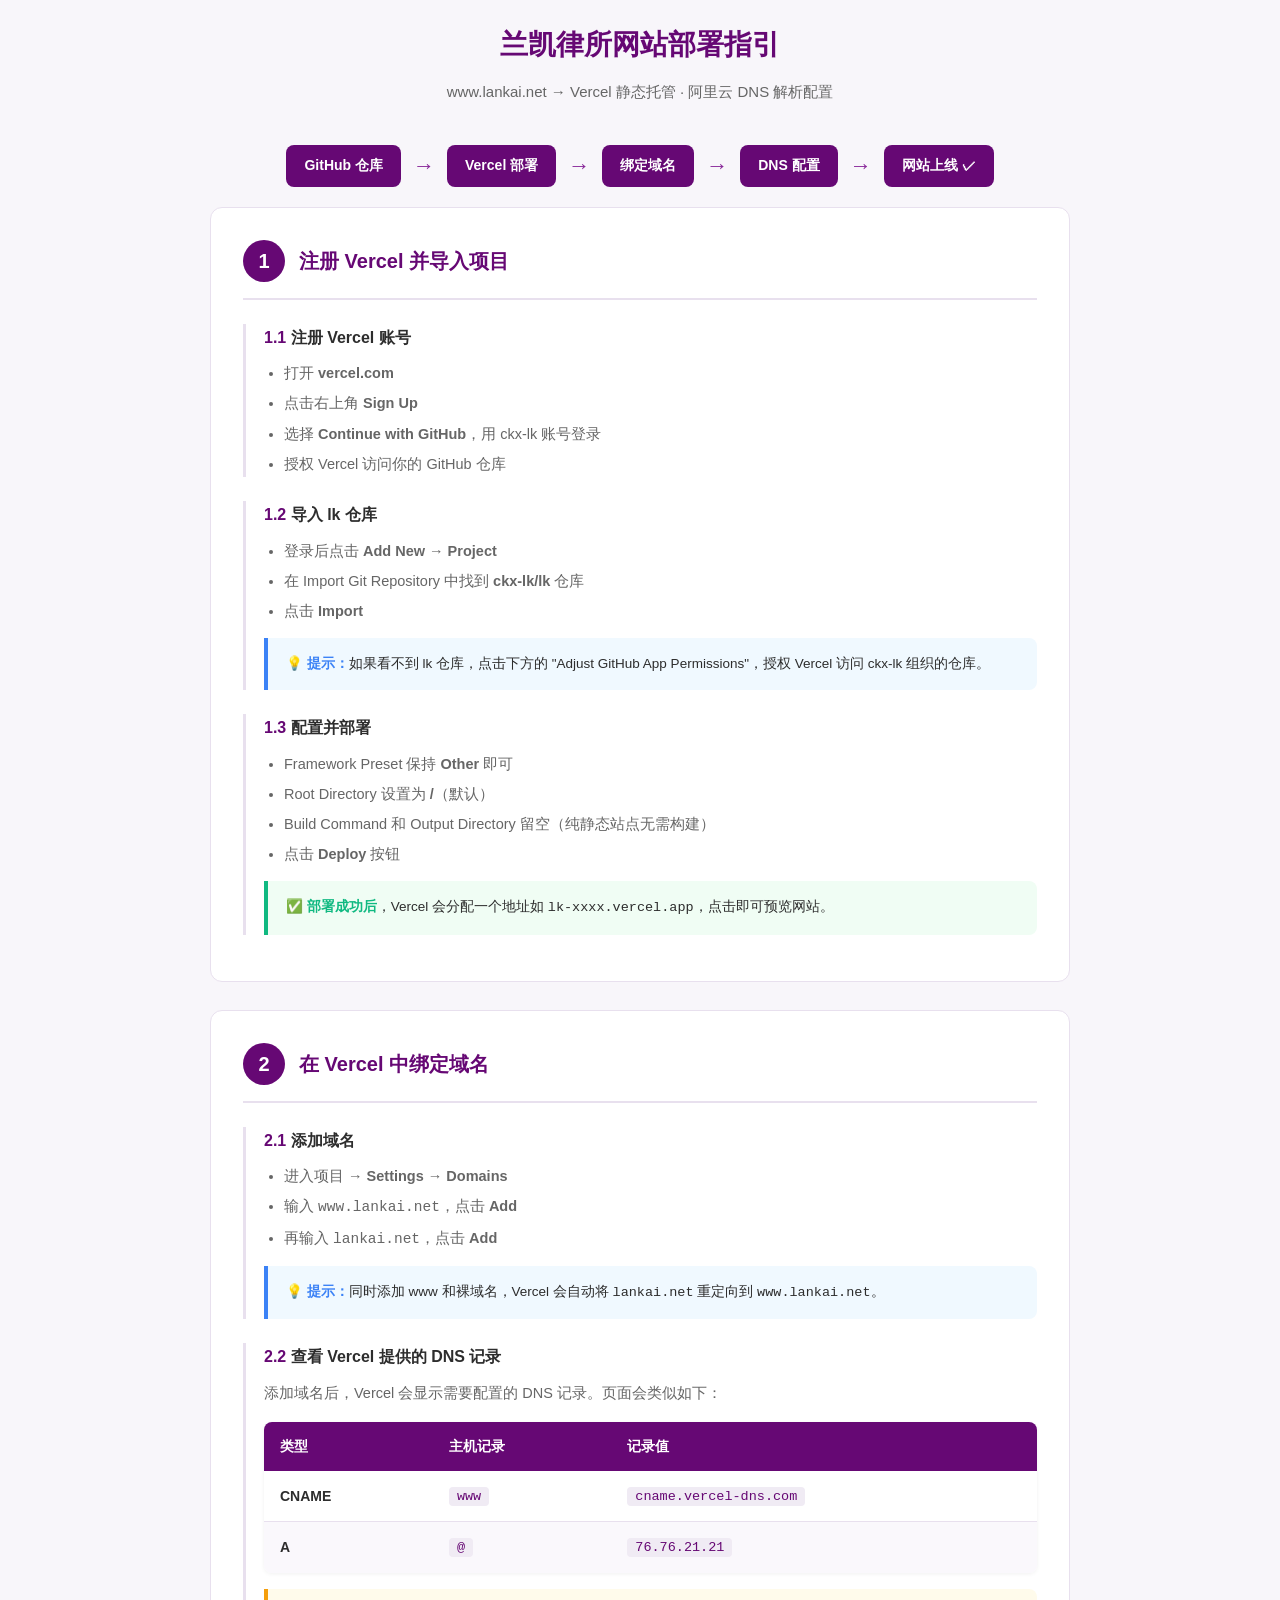
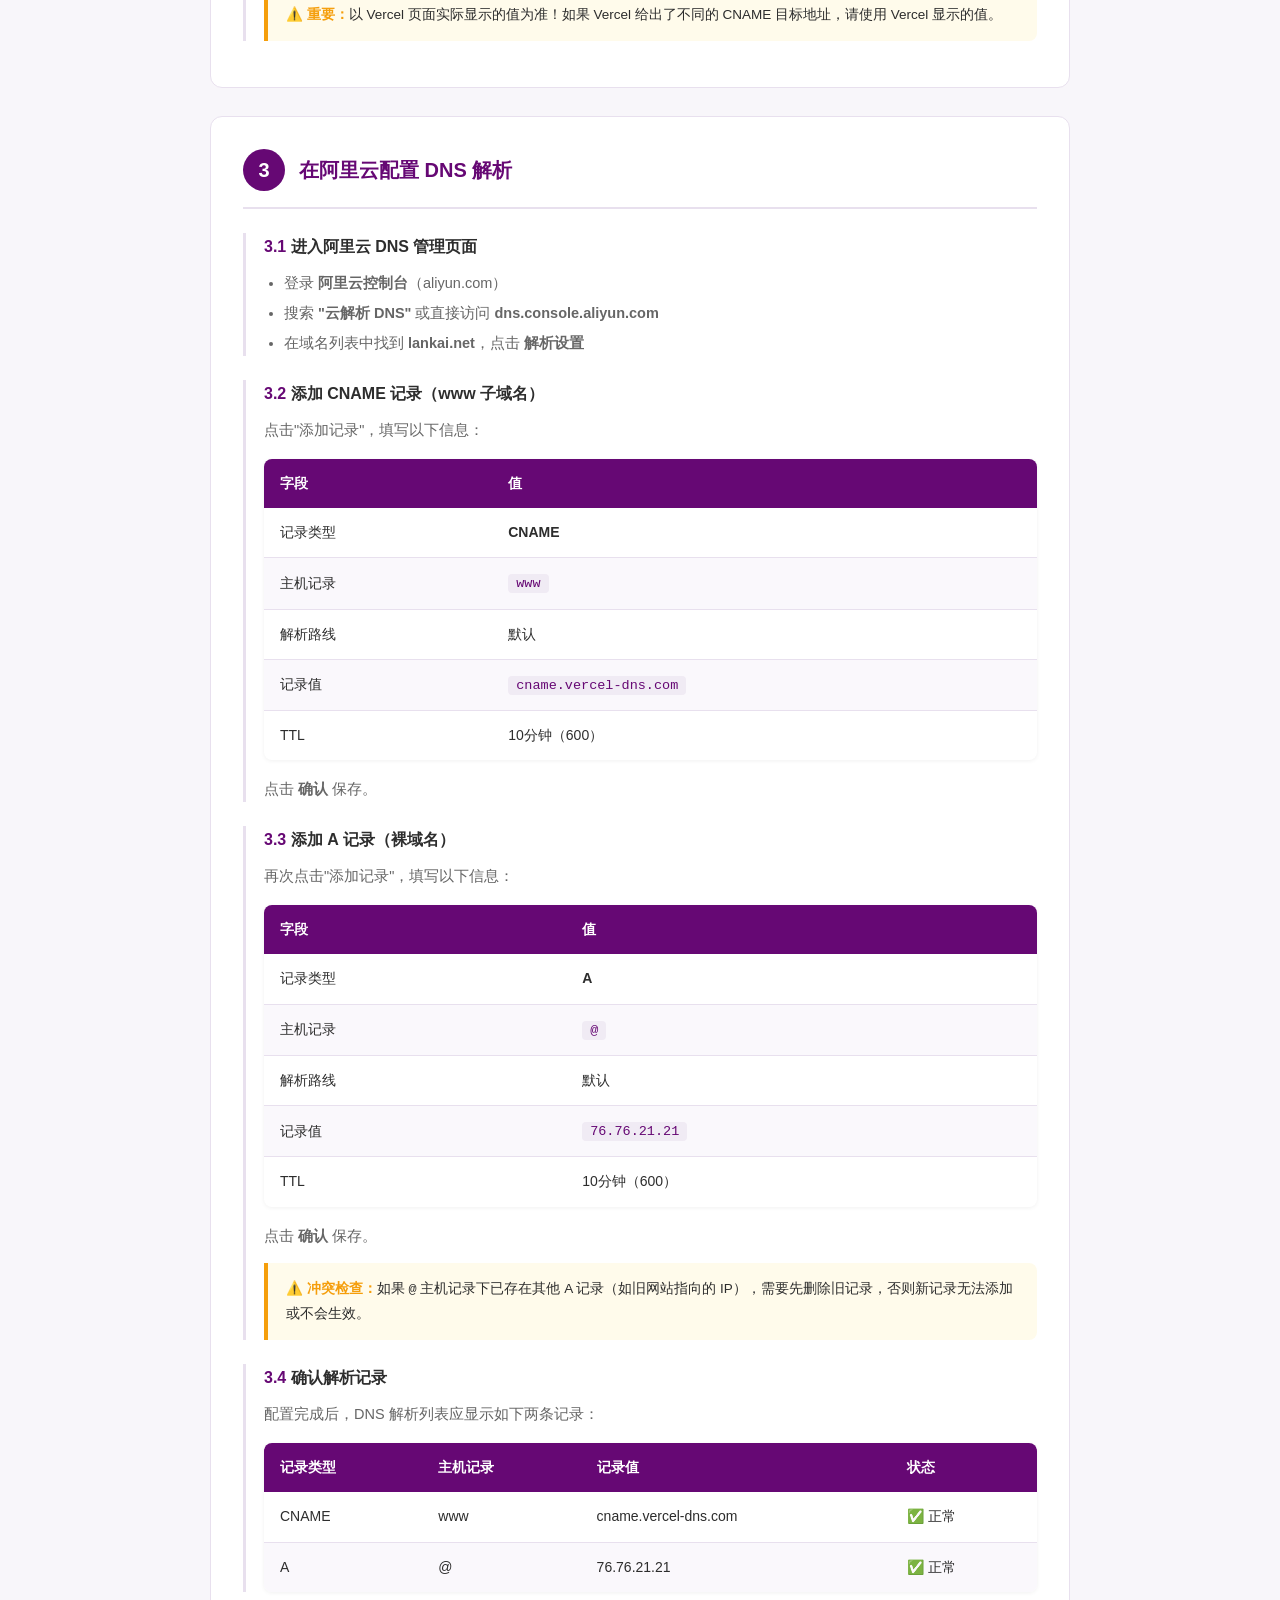
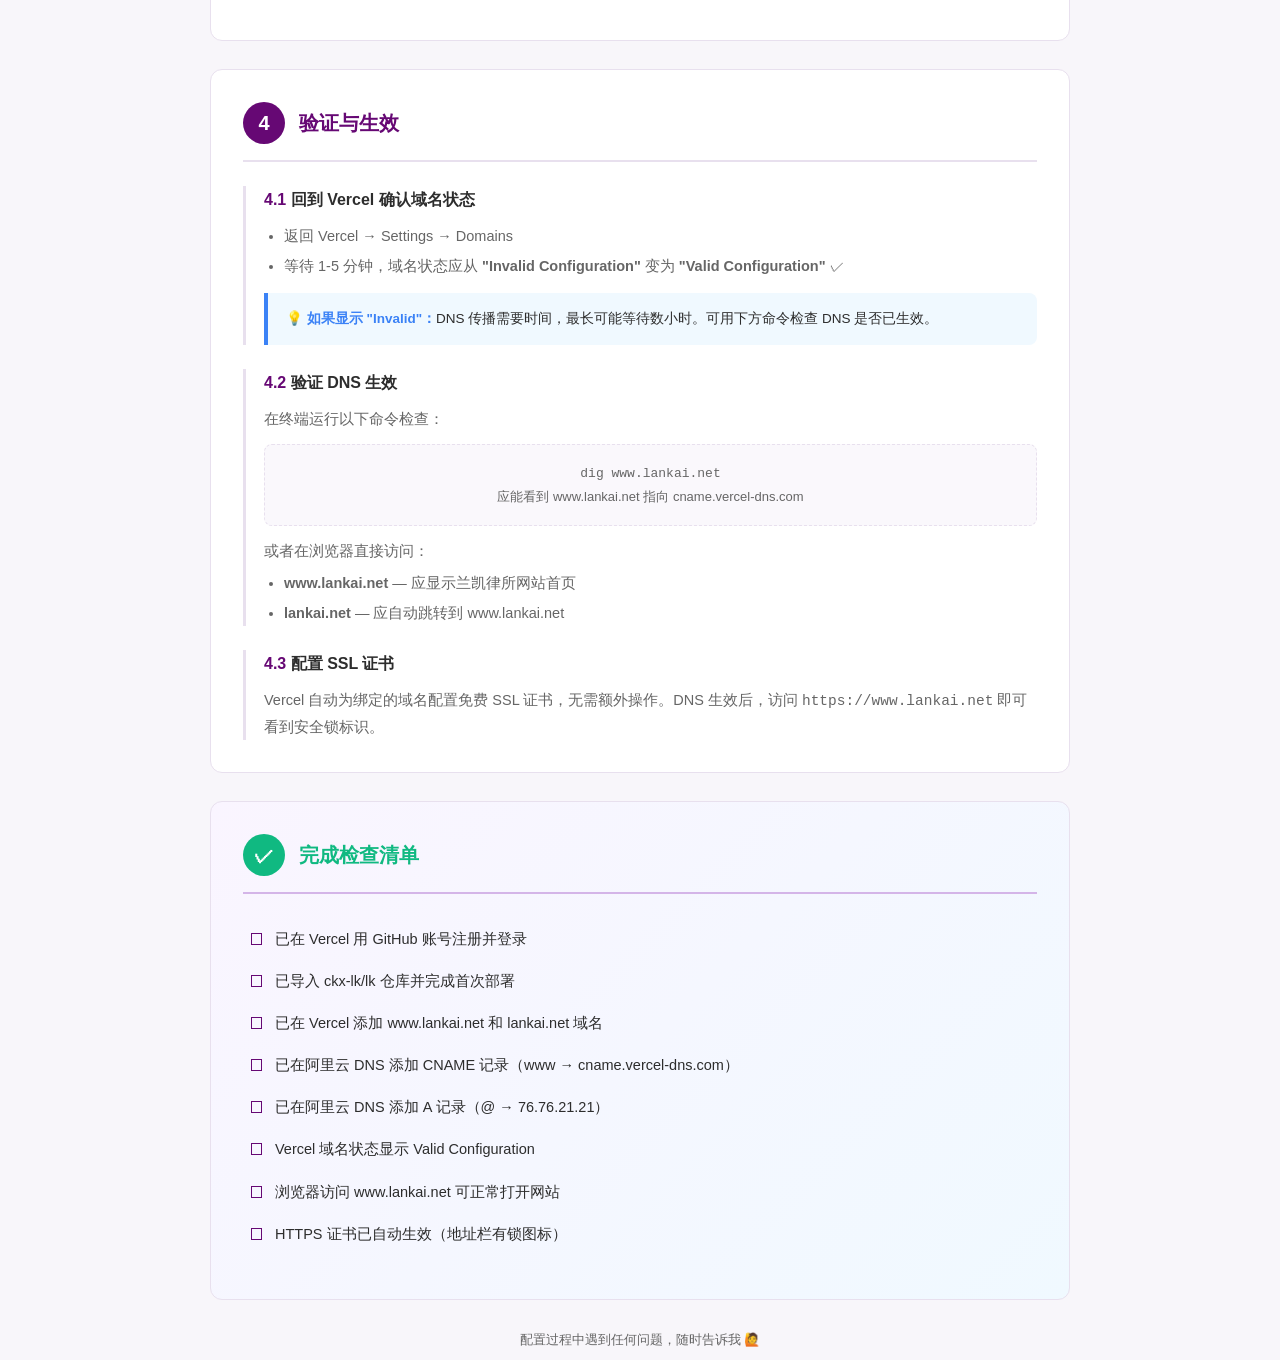
<file: deploy-guide.html>
<!DOCTYPE html>
<html lang="zh-CN">
<head>
    <meta charset="UTF-8">
    <meta name="viewport" content="width=device-width, initial-scale=1.0">
    <title>兰凯律所网站部署指引 - Vercel + 阿里云 DNS 配置</title>
    <meta name="robots" content="noindex, nofollow, noarchive">
    <style>
        :root {
            --primary: #660874;
            --primary-light: #8a2a9a;
            --bg: #f8f6fa;
            --card: #ffffff;
            --text: #2d2d2d;
            --text-light: #666;
            --border: #e8e0ee;
            --success: #10b981;
            --warning: #f59e0b;
            --info: #3b82f6;
        }
        * { margin: 0; padding: 0; box-sizing: border-box; }
        body {
            font-family: -apple-system, BlinkMacSystemFont, "Segoe UI", Roboto, "PingFang SC", "Hiragino Sans GB", "Microsoft YaHei", sans-serif;
            background: var(--bg);
            color: var(--text);
            line-height: 1.8;
            padding: 20px;
        }
        .container { max-width: 860px; margin: 0 auto; }
        h1 {
            text-align: center;
            color: var(--primary);
            font-size: 28px;
            margin-bottom: 8px;
        }
        .subtitle {
            text-align: center;
            color: var(--text-light);
            margin-bottom: 40px;
            font-size: 15px;
        }
        .phase {
            background: var(--card);
            border: 1px solid var(--border);
            border-radius: 12px;
            padding: 32px;
            margin-bottom: 28px;
        }
        .phase-header {
            display: flex;
            align-items: center;
            gap: 14px;
            margin-bottom: 24px;
            padding-bottom: 16px;
            border-bottom: 2px solid var(--border);
        }
        .phase-num {
            width: 42px; height: 42px;
            background: var(--primary);
            color: #fff;
            border-radius: 50%;
            display: flex;
            align-items: center;
            justify-content: center;
            font-size: 20px;
            font-weight: 700;
            flex-shrink: 0;
        }
        .phase-title {
            font-size: 20px;
            font-weight: 700;
            color: var(--primary);
        }
        .step {
            margin-bottom: 24px;
            padding-left: 18px;
            border-left: 3px solid var(--border);
        }
        .step:last-child { margin-bottom: 0; }
        .step-title {
            font-size: 16px;
            font-weight: 600;
            margin-bottom: 8px;
            color: var(--text);
        }
        .step-title .num {
            color: var(--primary);
            font-weight: 700;
        }
        .step p, .step li {
            color: var(--text-light);
            font-size: 14.5px;
        }
        .step ul, .step ol {
            padding-left: 20px;
            margin-top: 6px;
        }
        .step li { margin-bottom: 4px; }

        .dns-table {
            width: 100%;
            border-collapse: collapse;
            margin: 16px 0;
            border-radius: 8px;
            overflow: hidden;
            box-shadow: 0 1px 4px rgba(0,0,0,0.06);
        }
        .dns-table th {
            background: var(--primary);
            color: #fff;
            padding: 12px 16px;
            text-align: left;
            font-weight: 600;
            font-size: 14px;
        }
        .dns-table td {
            padding: 12px 16px;
            border-bottom: 1px solid var(--border);
            font-size: 14px;
        }
        .dns-table tr:last-child td { border-bottom: none; }
        .dns-table tr:nth-child(even) { background: #faf8fc; }
        .dns-table code {
            background: #f0ebf4;
            padding: 2px 8px;
            border-radius: 4px;
            font-family: "SF Mono", "Fira Code", Consolas, monospace;
            font-size: 13.5px;
            color: var(--primary);
        }

        .tip {
            background: #f0f9ff;
            border-left: 4px solid var(--info);
            padding: 14px 18px;
            border-radius: 0 8px 8px 0;
            margin: 14px 0;
            font-size: 13.5px;
        }
        .tip strong { color: var(--info); }

        .warning {
            background: #fffbeb;
            border-left: 4px solid var(--warning);
            padding: 14px 18px;
            border-radius: 0 8px 8px 0;
            margin: 14px 0;
            font-size: 13.5px;
        }
        .warning strong { color: var(--warning); }

        .success-box {
            background: #f0fdf4;
            border-left: 4px solid var(--success);
            padding: 14px 18px;
            border-radius: 0 8px 8px 0;
            margin: 14px 0;
            font-size: 13.5px;
        }
        .success-box strong { color: var(--success); }

        .screenshot-hint {
            background: #faf8fc;
            border: 1px dashed var(--border);
            border-radius: 8px;
            padding: 16px;
            margin: 12px 0;
            text-align: center;
            color: var(--text-light);
            font-size: 13px;
        }

        .checklist {
            list-style: none;
            padding: 0;
            margin: 12px 0;
        }
        .checklist li {
            padding: 8px 0 8px 32px;
            position: relative;
            font-size: 14.5px;
        }
        .checklist li::before {
            content: "☐";
            position: absolute;
            left: 6px;
            color: var(--primary);
            font-size: 16px;
        }

        .flow {
            display: flex;
            align-items: center;
            justify-content: center;
            gap: 12px;
            margin: 20px 0;
            flex-wrap: wrap;
        }
        .flow-item {
            background: var(--primary);
            color: #fff;
            padding: 8px 18px;
            border-radius: 8px;
            font-size: 14px;
            font-weight: 600;
        }
        .flow-arrow { color: var(--primary-light); font-size: 22px; }

        @media (max-width: 600px) {
            body { padding: 12px; }
            .phase { padding: 20px; }
            h1 { font-size: 22px; }
            .dns-table { font-size: 13px; }
            .dns-table th, .dns-table td { padding: 8px 10px; }
        }
    </style>
</head>
<body>
    <div class="container">
        <h1>兰凯律所网站部署指引</h1>
        <p class="subtitle">www.lankai.net → Vercel 静态托管 · 阿里云 DNS 解析配置</p>

        <div class="flow">
            <div class="flow-item">GitHub 仓库</div>
            <span class="flow-arrow">→</span>
            <div class="flow-item">Vercel 部署</div>
            <span class="flow-arrow">→</span>
            <div class="flow-item">绑定域名</div>
            <span class="flow-arrow">→</span>
            <div class="flow-item">DNS 配置</div>
            <span class="flow-arrow">→</span>
            <div class="flow-item">网站上线 ✓</div>
        </div>

        <!-- 第一步 -->
        <div class="phase">
            <div class="phase-header">
                <div class="phase-num">1</div>
                <div class="phase-title">注册 Vercel 并导入项目</div>
            </div>

            <div class="step">
                <div class="step-title"><span class="num">1.1</span> 注册 Vercel 账号</div>
                <ul>
                    <li>打开 <strong>vercel.com</strong></li>
                    <li>点击右上角 <strong>Sign Up</strong></li>
                    <li>选择 <strong>Continue with GitHub</strong>，用 ckx-lk 账号登录</li>
                    <li>授权 Vercel 访问你的 GitHub 仓库</li>
                </ul>
            </div>

            <div class="step">
                <div class="step-title"><span class="num">1.2</span> 导入 lk 仓库</div>
                <ul>
                    <li>登录后点击 <strong>Add New → Project</strong></li>
                    <li>在 Import Git Repository 中找到 <strong>ckx-lk/lk</strong> 仓库</li>
                    <li>点击 <strong>Import</strong></li>
                </ul>
                <div class="tip">
                    <strong>💡 提示：</strong>如果看不到 lk 仓库，点击下方的 "Adjust GitHub App Permissions"，授权 Vercel 访问 ckx-lk 组织的仓库。
                </div>
            </div>

            <div class="step">
                <div class="step-title"><span class="num">1.3</span> 配置并部署</div>
                <ul>
                    <li>Framework Preset 保持 <strong>Other</strong> 即可</li>
                    <li>Root Directory 设置为 <strong>/</strong>（默认）</li>
                    <li>Build Command 和 Output Directory 留空（纯静态站点无需构建）</li>
                    <li>点击 <strong>Deploy</strong> 按钮</li>
                </ul>
                <div class="success-box">
                    <strong>✅ 部署成功后</strong>，Vercel 会分配一个地址如 <code>lk-xxxx.vercel.app</code>，点击即可预览网站。
                </div>
            </div>
        </div>

        <!-- 第二步 -->
        <div class="phase">
            <div class="phase-header">
                <div class="phase-num">2</div>
                <div class="phase-title">在 Vercel 中绑定域名</div>
            </div>

            <div class="step">
                <div class="step-title"><span class="num">2.1</span> 添加域名</div>
                <ul>
                    <li>进入项目 → <strong>Settings → Domains</strong></li>
                    <li>输入 <code>www.lankai.net</code>，点击 <strong>Add</strong></li>
                    <li>再输入 <code>lankai.net</code>，点击 <strong>Add</strong></li>
                </ul>
                <div class="tip">
                    <strong>💡 提示：</strong>同时添加 www 和裸域名，Vercel 会自动将 <code>lankai.net</code> 重定向到 <code>www.lankai.net</code>。
                </div>
            </div>

            <div class="step">
                <div class="step-title"><span class="num">2.2</span> 查看 Vercel 提供的 DNS 记录</div>
                <p>添加域名后，Vercel 会显示需要配置的 DNS 记录。页面会类似如下：</p>

                <table class="dns-table">
                    <thead>
                        <tr>
                            <th>类型</th>
                            <th>主机记录</th>
                            <th>记录值</th>
                        </tr>
                    </thead>
                    <tbody>
                        <tr>
                            <td><strong>CNAME</strong></td>
                            <td><code>www</code></td>
                            <td><code>cname.vercel-dns.com</code></td>
                        </tr>
                        <tr>
                            <td><strong>A</strong></td>
                            <td><code>@</code></td>
                            <td><code>76.76.21.21</code></td>
                        </tr>
                    </tbody>
                </table>

                <div class="warning">
                    <strong>⚠️ 重要：</strong>以 Vercel 页面实际显示的值为准！如果 Vercel 给出了不同的 CNAME 目标地址，请使用 Vercel 显示的值。
                </div>
            </div>
        </div>

        <!-- 第三步 -->
        <div class="phase">
            <div class="phase-header">
                <div class="phase-num">3</div>
                <div class="phase-title">在阿里云配置 DNS 解析</div>
            </div>

            <div class="step">
                <div class="step-title"><span class="num">3.1</span> 进入阿里云 DNS 管理页面</div>
                <ul>
                    <li>登录 <strong>阿里云控制台</strong>（aliyun.com）</li>
                    <li>搜索 <strong>"云解析 DNS"</strong> 或直接访问 <strong>dns.console.aliyun.com</strong></li>
                    <li>在域名列表中找到 <strong>lankai.net</strong>，点击 <strong>解析设置</strong></li>
                </ul>
            </div>

            <div class="step">
                <div class="step-title"><span class="num">3.2</span> 添加 CNAME 记录（www 子域名）</div>
                <p>点击"添加记录"，填写以下信息：</p>
                <table class="dns-table">
                    <thead>
                        <tr><th>字段</th><th>值</th></tr>
                    </thead>
                    <tbody>
                        <tr><td>记录类型</td><td><strong>CNAME</strong></td></tr>
                        <tr><td>主机记录</td><td><code>www</code></td></tr>
                        <tr><td>解析路线</td><td>默认</td></tr>
                        <tr><td>记录值</td><td><code>cname.vercel-dns.com</code></td></tr>
                        <tr><td>TTL</td><td>10分钟（600）</td></tr>
                    </tbody>
                </table>
                <p>点击 <strong>确认</strong> 保存。</p>
            </div>

            <div class="step">
                <div class="step-title"><span class="num">3.3</span> 添加 A 记录（裸域名）</div>
                <p>再次点击"添加记录"，填写以下信息：</p>
                <table class="dns-table">
                    <thead>
                        <tr><th>字段</th><th>值</th></tr>
                    </thead>
                    <tbody>
                        <tr><td>记录类型</td><td><strong>A</strong></td></tr>
                        <tr><td>主机记录</td><td><code>@</code></td></tr>
                        <tr><td>解析路线</td><td>默认</td></tr>
                        <tr><td>记录值</td><td><code>76.76.21.21</code></td></tr>
                        <tr><td>TTL</td><td>10分钟（600）</td></tr>
                    </tbody>
                </table>
                <p>点击 <strong>确认</strong> 保存。</p>

                <div class="warning">
                    <strong>⚠️ 冲突检查：</strong>如果 <code>@</code> 主机记录下已存在其他 A 记录（如旧网站指向的 IP），需要先删除旧记录，否则新记录无法添加或不会生效。
                </div>
            </div>

            <div class="step">
                <div class="step-title"><span class="num">3.4</span> 确认解析记录</div>
                <p>配置完成后，DNS 解析列表应显示如下两条记录：</p>
                <table class="dns-table">
                    <thead>
                        <tr><th>记录类型</th><th>主机记录</th><th>记录值</th><th>状态</th></tr>
                    </thead>
                    <tbody>
                        <tr><td>CNAME</td><td>www</td><td>cname.vercel-dns.com</td><td>✅ 正常</td></tr>
                        <tr><td>A</td><td>@</td><td>76.76.21.21</td><td>✅ 正常</td></tr>
                    </tbody>
                </table>
            </div>
        </div>

        <!-- 第四步 -->
        <div class="phase">
            <div class="phase-header">
                <div class="phase-num">4</div>
                <div class="phase-title">验证与生效</div>
            </div>

            <div class="step">
                <div class="step-title"><span class="num">4.1</span> 回到 Vercel 确认域名状态</div>
                <ul>
                    <li>返回 Vercel → Settings → Domains</li>
                    <li>等待 1-5 分钟，域名状态应从 <strong>"Invalid Configuration"</strong> 变为 <strong>"Valid Configuration"</strong> ✓</li>
                </ul>
                <div class="tip">
                    <strong>💡 如果显示 "Invalid"：</strong>DNS 传播需要时间，最长可能等待数小时。可用下方命令检查 DNS 是否已生效。
                </div>
            </div>

            <div class="step">
                <div class="step-title"><span class="num">4.2</span> 验证 DNS 生效</div>
                <p>在终端运行以下命令检查：</p>
                <div class="screenshot-hint">
                    <code>dig www.lankai.net</code><br>
                    应能看到 www.lankai.net 指向 cname.vercel-dns.com
                </div>
                <p>或者在浏览器直接访问：</p>
                <ul>
                    <li><strong>www.lankai.net</strong> — 应显示兰凯律所网站首页</li>
                    <li><strong>lankai.net</strong> — 应自动跳转到 www.lankai.net</li>
                </ul>
            </div>

            <div class="step">
                <div class="step-title"><span class="num">4.3</span> 配置 SSL 证书</div>
                <p>Vercel 自动为绑定的域名配置免费 SSL 证书，无需额外操作。DNS 生效后，访问 <code>https://www.lankai.net</code> 即可看到安全锁标识。</p>
            </div>
        </div>

        <!-- 完成检查清单 -->
        <div class="phase" style="background: linear-gradient(135deg, #faf5ff, #f0f9ff);">
            <div class="phase-header" style="border-bottom-color: #d4b5e8;">
                <div class="phase-num" style="background: var(--success);">✓</div>
                <div class="phase-title" style="color: var(--success);">完成检查清单</div>
            </div>
            <ul class="checklist">
                <li>已在 Vercel 用 GitHub 账号注册并登录</li>
                <li>已导入 ckx-lk/lk 仓库并完成首次部署</li>
                <li>已在 Vercel 添加 www.lankai.net 和 lankai.net 域名</li>
                <li>已在阿里云 DNS 添加 CNAME 记录（www → cname.vercel-dns.com）</li>
                <li>已在阿里云 DNS 添加 A 记录（@ → 76.76.21.21）</li>
                <li>Vercel 域名状态显示 Valid Configuration</li>
                <li>浏览器访问 www.lankai.net 可正常打开网站</li>
                <li>HTTPS 证书已自动生效（地址栏有锁图标）</li>
            </ul>
        </div>

        <p style="text-align:center; color:var(--text-light); font-size:13px; margin-top:20px;">
            配置过程中遇到任何问题，随时告诉我 🙋
        </p>
    </div>
</body>
</html>
</file>
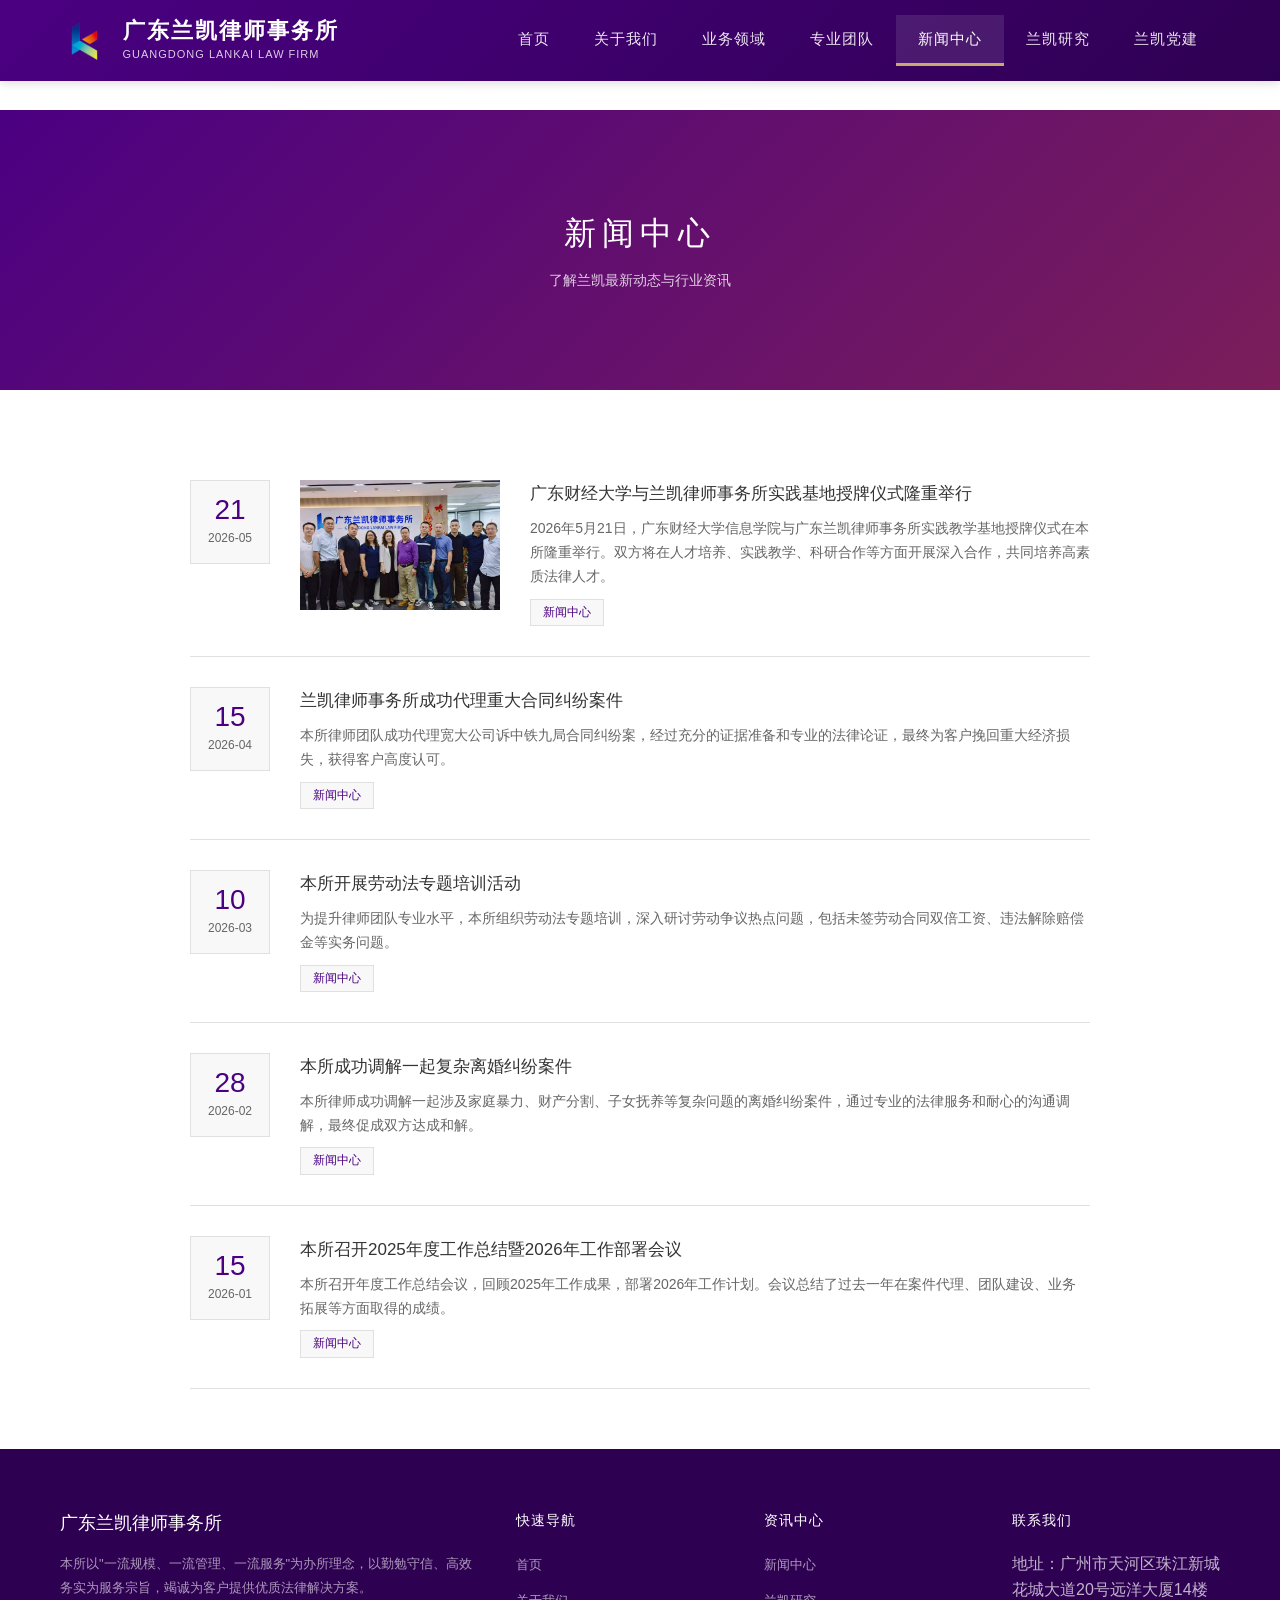
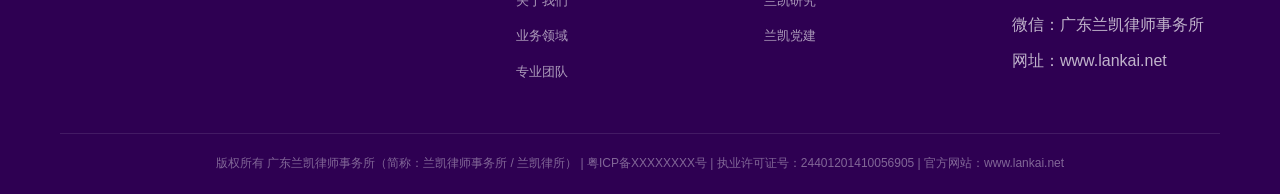
<file: news.html>
<!DOCTYPE html>
<html lang="zh-CN">
<head>
    <meta charset="UTF-8">
    <meta name="viewport" content="width=device-width, initial-scale=1.0">
    <title>新闻中心 - 广东兰凯律师事务所动态 | 兰凯律所资讯</title>
    <meta name="description" content="广东兰凯律师事务所（兰凯律师事务所）新闻中心，发布本所最新动态、重大案件代理成果、行业资讯与公益活动信息，包括广东财经大学与兰凯律师事务所实践基地授牌仪式等。">
    <meta name="keywords" content="广东兰凯,广东兰凯律师事务所,兰凯律师事务所,兰凯律所,兰凯新闻,律所动态,广东财经大学实践基地,法律行业资讯,www.lankai.net">
    <meta name="robots" content="index, follow, max-image-preview:large, max-snippet:-1">
    <link rel="canonical" href="https://www.lankai.net/news.html">
    <meta property="og:type" content="website">
    <meta property="og:site_name" content="广东兰凯律师事务所">
    <meta property="og:title" content="新闻中心 - 广东兰凯律师事务所">
    <meta property="og:description" content="发布广东兰凯律师事务所最新动态、案件成果与行业资讯。">
    <meta property="og:url" content="https://www.lankai.net/news.html">
    <meta property="og:image" content="https://www.lankai.net/images/guocai_ceremony.jpg">
    <meta property="og:locale" content="zh_CN">
    <link rel="stylesheet" href="css/style.css">
    <script type="application/ld+json">
    {
      "@context": "https://schema.org",
      "@type": "CollectionPage",
      "name": "新闻中心 - 广东兰凯律师事务所",
      "url": "https://www.lankai.net/news.html",
      "inLanguage": "zh-CN",
      "about": { "@id": "https://www.lankai.net/#organization" },
      "breadcrumb": {
        "@type": "BreadcrumbList",
        "itemListElement": [
          { "@type": "ListItem", "position": 1, "name": "首页", "item": "https://www.lankai.net/" },
          { "@type": "ListItem", "position": 2, "name": "新闻中心", "item": "https://www.lankai.net/news.html" }
        ]
      }
    }
    </script>
</head>
<body>
    <header class="header">
        <div class="container">
            <div class="header-main">
                <div class="logo">
                    <img src="images/logo.png" alt="广东兰凯律师事务所">
                    <div class="logo-text">
                        <h1>广东兰凯律师事务所</h1>
                        <p>GUANGDONG LANKAI LAW FIRM</p>
                    </div>
                </div>
                <button class="menu-toggle" id="menuToggle" aria-label="菜单">
                    <span></span>
                    <span></span>
                    <span></span>
                </button>
                <nav>
                    <ul class="nav" id="navMenu">
                        <li><a href="index.html">首页</a></li>
                        <li><a href="about.html">关于我们</a></li>
                        <li><a href="practice.html">业务领域</a></li>
                        <li><a href="team.html">专业团队</a></li>
                        <li><a href="news.html" class="active">新闻中心</a></li>
                        <li><a href="research.html">兰凯研究</a></li>
                        <li><a href="party.html">兰凯党建</a></li>
                    </ul>
                </nav>
            </div>
        </div>
    </header>

    <section class="page-banner">
        <div>
            <h2>新闻中心</h2>
            <p>了解兰凯最新动态与行业资讯</p>
        </div>
    </section>

    <section class="page-content">
        <div class="container">
            <div class="news-list fade-in">
                <div class="news-item">
                    <div class="news-date-box">
                        <div class="day">21</div>
                        <div class="month">2026-05</div>
                    </div>
                    <div class="news-thumb">
                        <img src="images/guocai_ceremony.jpg" alt="实践基地授牌仪式">
                    </div>
                    <div class="news-body">
                        <h4>广东财经大学与兰凯律师事务所实践基地授牌仪式隆重举行</h4>
                        <p>2026年5月21日，广东财经大学信息学院与广东兰凯律师事务所实践教学基地授牌仪式在本所隆重举行。双方将在人才培养、实践教学、科研合作等方面开展深入合作，共同培养高素质法律人才。</p>
                        <span class="tag">新闻中心</span>
                    </div>
                </div>
                <div class="news-item">
                    <div class="news-date-box">
                        <div class="day">15</div>
                        <div class="month">2026-04</div>
                    </div>
                    <div class="news-body">
                        <h4>兰凯律师事务所成功代理重大合同纠纷案件</h4>
                        <p>本所律师团队成功代理宽大公司诉中铁九局合同纠纷案，经过充分的证据准备和专业的法律论证，最终为客户挽回重大经济损失，获得客户高度认可。</p>
                        <span class="tag">新闻中心</span>
                    </div>
                </div>
                <div class="news-item">
                    <div class="news-date-box">
                        <div class="day">10</div>
                        <div class="month">2026-03</div>
                    </div>
                    <div class="news-body">
                        <h4>本所开展劳动法专题培训活动</h4>
                        <p>为提升律师团队专业水平，本所组织劳动法专题培训，深入研讨劳动争议热点问题，包括未签劳动合同双倍工资、违法解除赔偿金等实务问题。</p>
                        <span class="tag">新闻中心</span>
                    </div>
                </div>
                <div class="news-item">
                    <div class="news-date-box">
                        <div class="day">28</div>
                        <div class="month">2026-02</div>
                    </div>
                    <div class="news-body">
                        <h4>本所成功调解一起复杂离婚纠纷案件</h4>
                        <p>本所律师成功调解一起涉及家庭暴力、财产分割、子女抚养等复杂问题的离婚纠纷案件，通过专业的法律服务和耐心的沟通调解，最终促成双方达成和解。</p>
                        <span class="tag">新闻中心</span>
                    </div>
                </div>
                <div class="news-item">
                    <div class="news-date-box">
                        <div class="day">15</div>
                        <div class="month">2026-01</div>
                    </div>
                    <div class="news-body">
                        <h4>本所召开2025年度工作总结暨2026年工作部署会议</h4>
                        <p>本所召开年度工作总结会议，回顾2025年工作成果，部署2026年工作计划。会议总结了过去一年在案件代理、团队建设、业务拓展等方面取得的成绩。</p>
                        <span class="tag">新闻中心</span>
                    </div>
                </div>
            </div>
        </div>
    </section>

    <footer class="footer">
        <div class="container">
            <div class="footer-grid">
                <div class="footer-brand">
                    <h4>广东兰凯律师事务所</h4>
                    <p>本所以"一流规模、一流管理、一流服务"为办所理念，以勤勉守信、高效务实为服务宗旨，竭诚为客户提供优质法律解决方案。</p>
                </div>
                <div class="footer-column">
                    <h5>快速导航</h5>
                    <ul>
                        <li><a href="index.html">首页</a></li>
                        <li><a href="about.html">关于我们</a></li>
                        <li><a href="practice.html">业务领域</a></li>
                        <li><a href="team.html">专业团队</a></li>
                    </ul>
                </div>
                <div class="footer-column">
                    <h5>资讯中心</h5>
                    <ul>
                        <li><a href="news.html">新闻中心</a></li>
                        <li><a href="research.html">兰凯研究</a></li>
                        <li><a href="party.html">兰凯党建</a></li>
                    </ul>
                </div>
                <div class="footer-column">
                    <h5>联系我们</h5>
                    <ul>
                        <li>地址：广州市天河区珠江新城花城大道20号远洋大厦14楼</li>
                        <li>微信：广东兰凯律师事务所</li>
                        <li>网址：www.lankai.net</li>
                    </ul>
                </div>
            </div>
            <div class="footer-bottom">
                <p>版权所有 广东兰凯律师事务所（简称：兰凯律师事务所 / 兰凯律所） | 粤ICP备XXXXXXXX号 | 执业许可证号：24401201410056905 | 官方网站：www.lankai.net</p>
            </div>
        </div>
    </footer>
    <button id="backToTop" aria-label="回到顶部">&#9650;</button>
    <script src="js/main.js"></script>
</body>
</html>
</file>
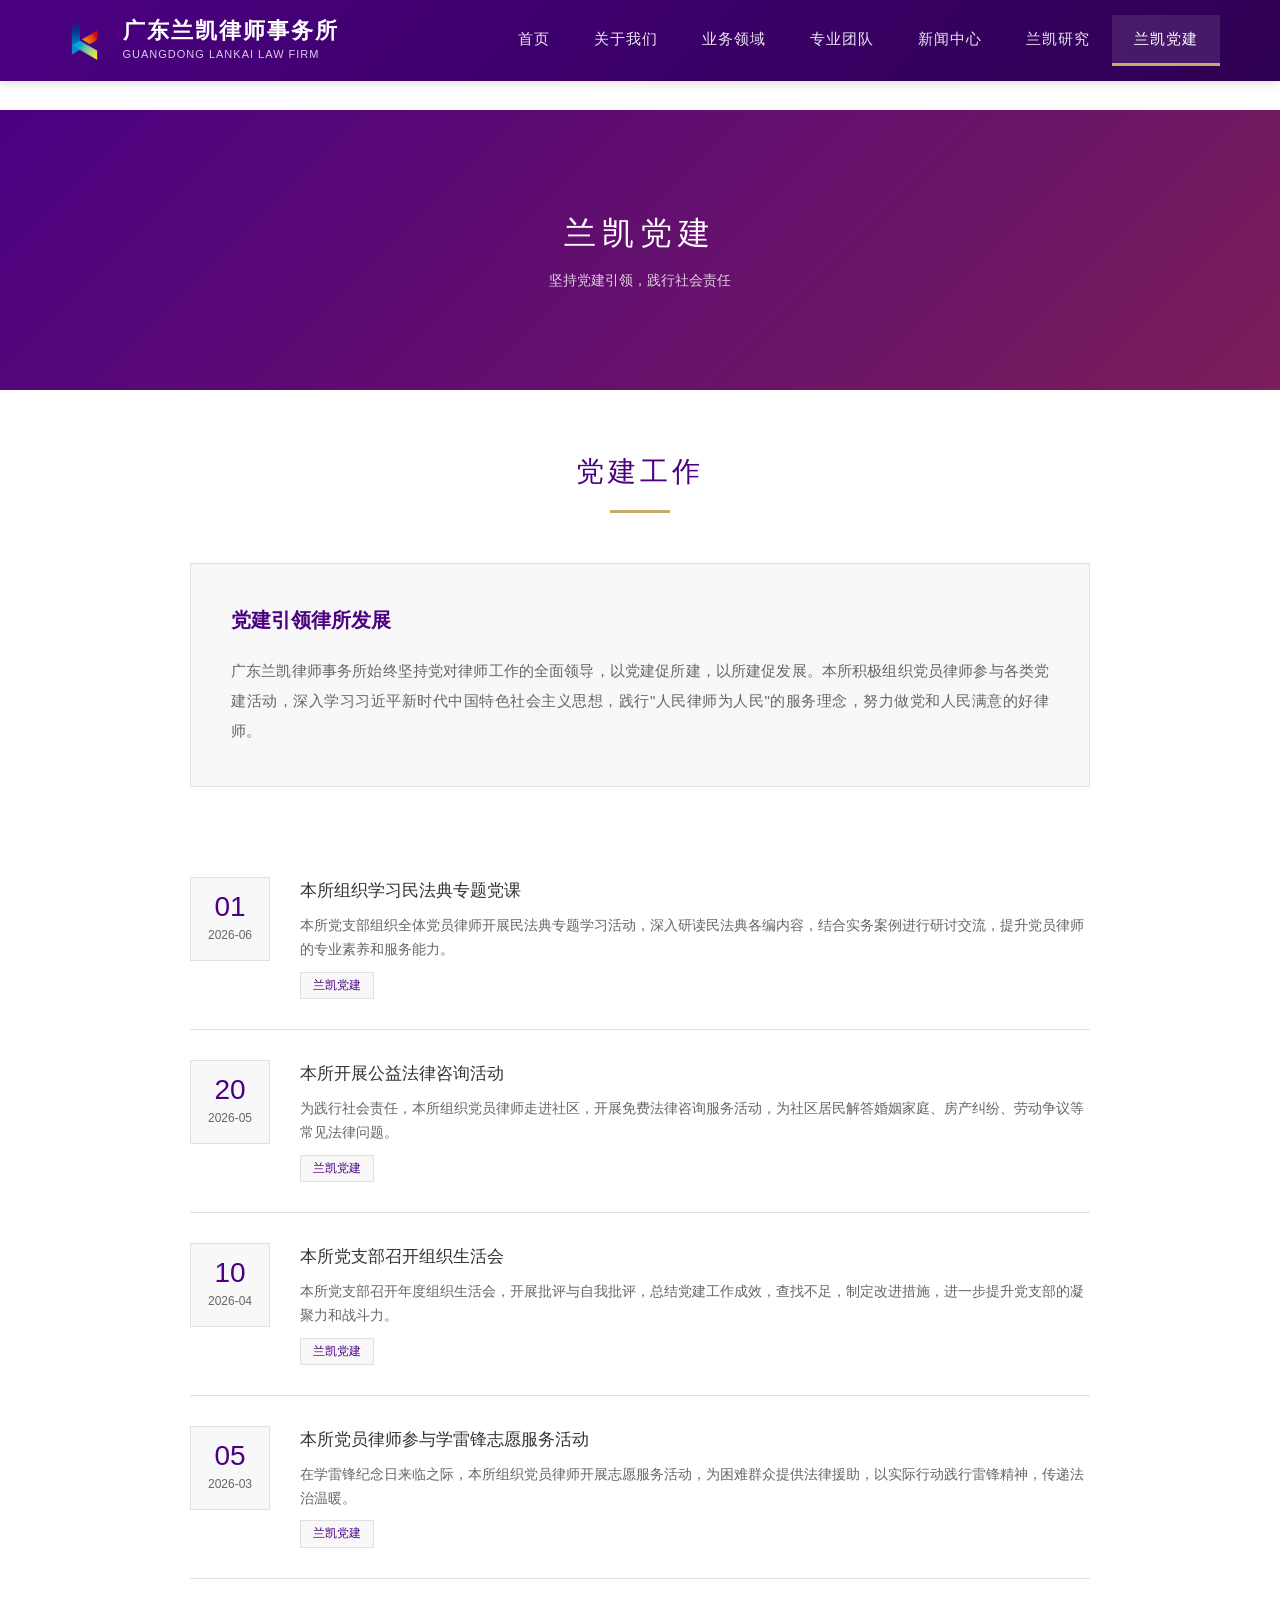
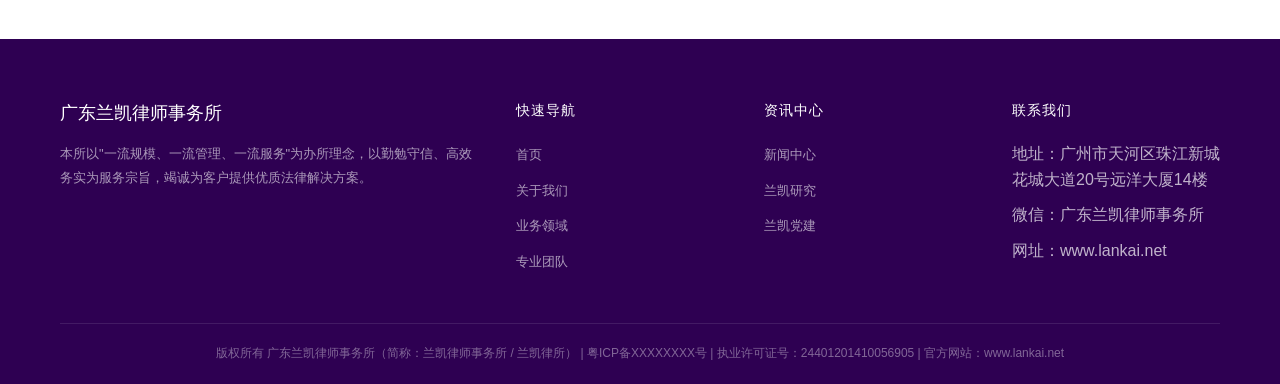
<file: party.html>
<!DOCTYPE html>
<html lang="zh-CN">
<head>
    <meta charset="UTF-8">
    <meta name="viewport" content="width=device-width, initial-scale=1.0">
    <title>兰凯党建 - 广东兰凯律师事务所党建工作 | 兰凯律师事务所</title>
    <meta name="description" content="广东兰凯律师事务所（兰凯律师事务所）兰凯党建栏目，展示本所党组织建设、党员律师风采、主题党日活动及党建与业务融合发展成果，坚持党建引领、专业立所。">
    <meta name="keywords" content="广东兰凯,广东兰凯律师事务所,兰凯律师事务所,兰凯律所,兰凯党建,律所党建,党员律师,广东律师党建,www.lankai.net">
    <meta name="robots" content="index, follow, max-image-preview:large, max-snippet:-1">
    <link rel="canonical" href="https://www.lankai.net/party.html">
    <meta property="og:type" content="website">
    <meta property="og:site_name" content="广东兰凯律师事务所">
    <meta property="og:title" content="兰凯党建 - 广东兰凯律师事务所">
    <meta property="og:description" content="展示广东兰凯律师事务所党组织建设与党员律师风采，坚持党建引领、专业立所。">
    <meta property="og:url" content="https://www.lankai.net/party.html">
    <meta property="og:image" content="https://www.lankai.net/images/logo.png">
    <meta property="og:locale" content="zh_CN">
    <link rel="stylesheet" href="css/style.css">
    <script type="application/ld+json">
    {
      "@context": "https://schema.org",
      "@type": "CollectionPage",
      "name": "兰凯党建 - 广东兰凯律师事务所",
      "url": "https://www.lankai.net/party.html",
      "inLanguage": "zh-CN",
      "about": { "@id": "https://www.lankai.net/#organization" },
      "breadcrumb": {
        "@type": "BreadcrumbList",
        "itemListElement": [
          { "@type": "ListItem", "position": 1, "name": "首页", "item": "https://www.lankai.net/" },
          { "@type": "ListItem", "position": 2, "name": "兰凯党建", "item": "https://www.lankai.net/party.html" }
        ]
      }
    }
    </script>
</head>
<body>
    <header class="header">
        <div class="container">
            <div class="header-main">
                <div class="logo">
                    <img src="images/logo.png" alt="广东兰凯律师事务所">
                    <div class="logo-text">
                        <h1>广东兰凯律师事务所</h1>
                        <p>GUANGDONG LANKAI LAW FIRM</p>
                    </div>
                </div>
                <button class="menu-toggle" id="menuToggle" aria-label="菜单">
                    <span></span>
                    <span></span>
                    <span></span>
                </button>
                <nav>
                    <ul class="nav" id="navMenu">
                        <li><a href="index.html">首页</a></li>
                        <li><a href="about.html">关于我们</a></li>
                        <li><a href="practice.html">业务领域</a></li>
                        <li><a href="team.html">专业团队</a></li>
                        <li><a href="news.html">新闻中心</a></li>
                        <li><a href="research.html">兰凯研究</a></li>
                        <li><a href="party.html" class="active">兰凯党建</a></li>
                    </ul>
                </nav>
            </div>
        </div>
    </header>

    <section class="page-banner">
        <div>
            <h2>兰凯党建</h2>
            <p>坚持党建引领，践行社会责任</p>
        </div>
    </section>

    <section class="page-content">
        <div class="container">
            <div class="section-title fade-in">
                <h3>党建工作</h3>
                <div class="line"></div>
            </div>

            <div class="fade-in" style="max-width:900px; margin:0 auto 60px;">
                <div style="padding:40px; background:var(--bg-light); border:1px solid var(--border-color); margin-bottom:30px;">
                    <h4 style="color:var(--primary-purple); margin-bottom:20px; font-size:20px;">党建引领律所发展</h4>
                    <p style="color:var(--text-gray); line-height:2; font-size:15px; text-align:justify;">广东兰凯律师事务所始终坚持党对律师工作的全面领导，以党建促所建，以所建促发展。本所积极组织党员律师参与各类党建活动，深入学习习近平新时代中国特色社会主义思想，践行"人民律师为人民"的服务理念，努力做党和人民满意的好律师。</p>
                </div>
            </div>

            <div class="news-list fade-in">
                <div class="news-item">
                    <div class="news-date-box">
                        <div class="day">01</div>
                        <div class="month">2026-06</div>
                    </div>
                    <div class="news-body">
                        <h4>本所组织学习民法典专题党课</h4>
                        <p>本所党支部组织全体党员律师开展民法典专题学习活动，深入研读民法典各编内容，结合实务案例进行研讨交流，提升党员律师的专业素养和服务能力。</p>
                        <span class="tag">兰凯党建</span>
                    </div>
                </div>
                <div class="news-item">
                    <div class="news-date-box">
                        <div class="day">20</div>
                        <div class="month">2026-05</div>
                    </div>
                    <div class="news-body">
                        <h4>本所开展公益法律咨询活动</h4>
                        <p>为践行社会责任，本所组织党员律师走进社区，开展免费法律咨询服务活动，为社区居民解答婚姻家庭、房产纠纷、劳动争议等常见法律问题。</p>
                        <span class="tag">兰凯党建</span>
                    </div>
                </div>
                <div class="news-item">
                    <div class="news-date-box">
                        <div class="day">10</div>
                        <div class="month">2026-04</div>
                    </div>
                    <div class="news-body">
                        <h4>本所党支部召开组织生活会</h4>
                        <p>本所党支部召开年度组织生活会，开展批评与自我批评，总结党建工作成效，查找不足，制定改进措施，进一步提升党支部的凝聚力和战斗力。</p>
                        <span class="tag">兰凯党建</span>
                    </div>
                </div>
                <div class="news-item">
                    <div class="news-date-box">
                        <div class="day">05</div>
                        <div class="month">2026-03</div>
                    </div>
                    <div class="news-body">
                        <h4>本所党员律师参与学雷锋志愿服务活动</h4>
                        <p>在学雷锋纪念日来临之际，本所组织党员律师开展志愿服务活动，为困难群众提供法律援助，以实际行动践行雷锋精神，传递法治温暖。</p>
                        <span class="tag">兰凯党建</span>
                    </div>
                </div>
            </div>
        </div>
    </section>

    <footer class="footer">
        <div class="container">
            <div class="footer-grid">
                <div class="footer-brand">
                    <h4>广东兰凯律师事务所</h4>
                    <p>本所以"一流规模、一流管理、一流服务"为办所理念，以勤勉守信、高效务实为服务宗旨，竭诚为客户提供优质法律解决方案。</p>
                </div>
                <div class="footer-column">
                    <h5>快速导航</h5>
                    <ul>
                        <li><a href="index.html">首页</a></li>
                        <li><a href="about.html">关于我们</a></li>
                        <li><a href="practice.html">业务领域</a></li>
                        <li><a href="team.html">专业团队</a></li>
                    </ul>
                </div>
                <div class="footer-column">
                    <h5>资讯中心</h5>
                    <ul>
                        <li><a href="news.html">新闻中心</a></li>
                        <li><a href="research.html">兰凯研究</a></li>
                        <li><a href="party.html">兰凯党建</a></li>
                    </ul>
                </div>
                <div class="footer-column">
                    <h5>联系我们</h5>
                    <ul>
                        <li>地址：广州市天河区珠江新城花城大道20号远洋大厦14楼</li>
                        <li>微信：广东兰凯律师事务所</li>
                        <li>网址：www.lankai.net</li>
                    </ul>
                </div>
            </div>
            <div class="footer-bottom">
                <p>版权所有 广东兰凯律师事务所（简称：兰凯律师事务所 / 兰凯律所） | 粤ICP备XXXXXXXX号 | 执业许可证号：24401201410056905 | 官方网站：www.lankai.net</p>
            </div>
        </div>
    </footer>
    <button id="backToTop" aria-label="回到顶部">&#9650;</button>
    <script src="js/main.js"></script>
</body>
</html>
</file>
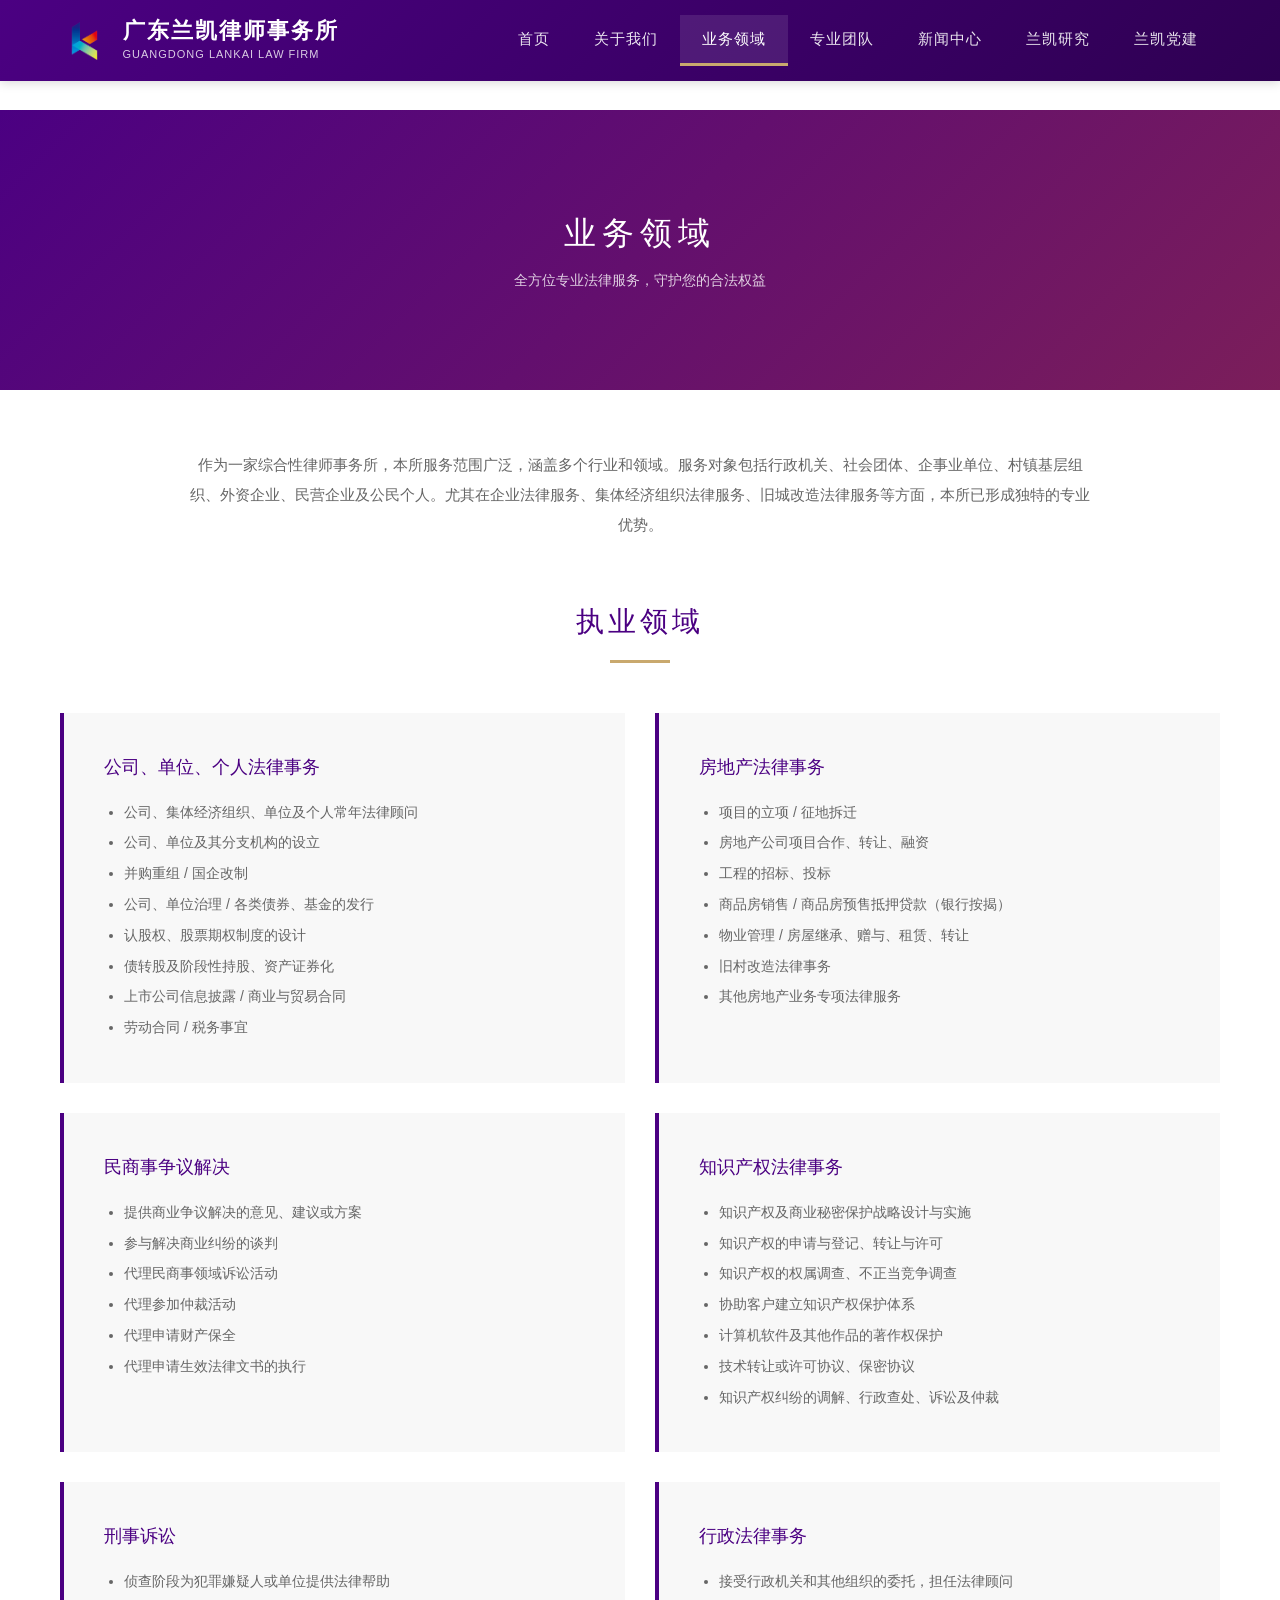
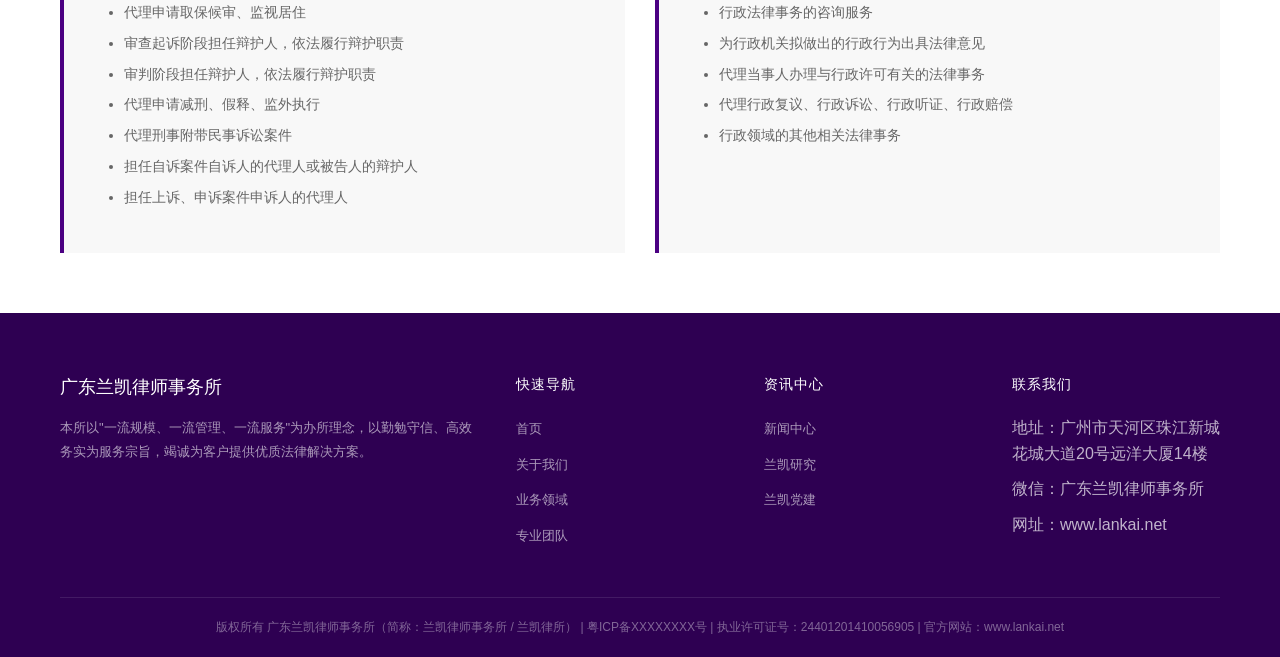
<file: practice.html>
<!DOCTYPE html>
<html lang="zh-CN">
<head>
    <meta charset="UTF-8">
    <meta name="viewport" content="width=device-width, initial-scale=1.0">
    <title>业务领域 - 广东兰凯律师事务所 | 公司、房地产、民商事、知识产权、刑事、劳动</title>
    <meta name="description" content="广东兰凯律师事务所（兰凯律师事务所）业务领域涵盖公司法律事务、房地产法律事务、民商事争议解决、知识产权法律事务、刑事诉讼、行政法律事务、劳动法律事务及法律顾问服务，为行政机关、企事业单位、集体经济组织及个人提供全方位法律服务。">
    <meta name="keywords" content="广东兰凯,广东兰凯律师事务所,兰凯律师事务所,兰凯律所,公司法律事务,房地产法律事务,民商事争议解决,知识产权,刑事诉讼,行政法律事务,劳动法律事务,法律顾问,广州律师事务所,www.lankai.net">
    <meta name="robots" content="index, follow, max-image-preview:large, max-snippet:-1">
    <link rel="canonical" href="https://www.lankai.net/practice.html">
    <meta property="og:type" content="article">
    <meta property="og:site_name" content="广东兰凯律师事务所">
    <meta property="og:title" content="业务领域 - 广东兰凯律师事务所">
    <meta property="og:description" content="涵盖公司、房地产、民商事争议解决、知识产权、刑事、行政、劳动及法律顾问等全方位法律服务。">
    <meta property="og:url" content="https://www.lankai.net/practice.html">
    <meta property="og:image" content="https://www.lankai.net/images/logo.png">
    <meta property="og:locale" content="zh_CN">
    <link rel="stylesheet" href="css/style.css">
    <script type="application/ld+json">
    {
      "@context": "https://schema.org",
      "@type": "CollectionPage",
      "name": "业务领域 - 广东兰凯律师事务所",
      "url": "https://www.lankai.net/practice.html",
      "inLanguage": "zh-CN",
      "about": { "@id": "https://www.lankai.net/#organization" },
      "breadcrumb": {
        "@type": "BreadcrumbList",
        "itemListElement": [
          { "@type": "ListItem", "position": 1, "name": "首页", "item": "https://www.lankai.net/" },
          { "@type": "ListItem", "position": 2, "name": "业务领域", "item": "https://www.lankai.net/practice.html" }
        ]
      }
    }
    </script>
</head>
<body>
    <header class="header">
        <div class="container">
            <div class="header-main">
                <div class="logo">
                    <img src="images/logo.png" alt="广东兰凯律师事务所">
                    <div class="logo-text">
                        <h1>广东兰凯律师事务所</h1>
                        <p>GUANGDONG LANKAI LAW FIRM</p>
                    </div>
                </div>
                <button class="menu-toggle" id="menuToggle" aria-label="菜单">
                    <span></span>
                    <span></span>
                    <span></span>
                </button>
                <nav>
                    <ul class="nav" id="navMenu">
                        <li><a href="index.html">首页</a></li>
                        <li><a href="about.html">关于我们</a></li>
                        <li><a href="practice.html" class="active">业务领域</a></li>
                        <li><a href="team.html">专业团队</a></li>
                        <li><a href="news.html">新闻中心</a></li>
                        <li><a href="research.html">兰凯研究</a></li>
                        <li><a href="party.html">兰凯党建</a></li>
                    </ul>
                </nav>
            </div>
        </div>
    </header>

    <section class="page-banner">
        <div>
            <h2>业务领域</h2>
            <p>全方位专业法律服务，守护您的合法权益</p>
        </div>
    </section>

    <section class="page-content">
        <div class="container">
            <div style="max-width:900px; margin:0 auto 60px; text-align:center;">
                <p style="color:var(--text-gray); line-height:2; font-size:15px;">作为一家综合性律师事务所，本所服务范围广泛，涵盖多个行业和领域。服务对象包括行政机关、社会团体、企事业单位、村镇基层组织、外资企业、民营企业及公民个人。尤其在企业法律服务、集体经济组织法律服务、旧城改造法律服务等方面，本所已形成独特的专业优势。</p>
            </div>

            <div class="section-title fade-in">
                <h3>执业领域</h3>
                <div class="line"></div>
            </div>

            <div class="practice-detail fade-in">
                <div class="practice-item">
                    <h4>公司、单位、个人法律事务</h4>
                    <ul style="color:var(--text-gray); line-height:2.2; font-size:14px; padding-left:20px; margin-top:10px;">
                        <li>公司、集体经济组织、单位及个人常年法律顾问</li>
                        <li>公司、单位及其分支机构的设立</li>
                        <li>并购重组 / 国企改制</li>
                        <li>公司、单位治理 / 各类债券、基金的发行</li>
                        <li>认股权、股票期权制度的设计</li>
                        <li>债转股及阶段性持股、资产证券化</li>
                        <li>上市公司信息披露 / 商业与贸易合同</li>
                        <li>劳动合同 / 税务事宜</li>
                    </ul>
                </div>
                <div class="practice-item">
                    <h4>房地产法律事务</h4>
                    <ul style="color:var(--text-gray); line-height:2.2; font-size:14px; padding-left:20px; margin-top:10px;">
                        <li>项目的立项 / 征地拆迁</li>
                        <li>房地产公司项目合作、转让、融资</li>
                        <li>工程的招标、投标</li>
                        <li>商品房销售 / 商品房预售抵押贷款（银行按揭）</li>
                        <li>物业管理 / 房屋继承、赠与、租赁、转让</li>
                        <li>旧村改造法律事务</li>
                        <li>其他房地产业务专项法律服务</li>
                    </ul>
                </div>
                <div class="practice-item">
                    <h4>民商事争议解决</h4>
                    <ul style="color:var(--text-gray); line-height:2.2; font-size:14px; padding-left:20px; margin-top:10px;">
                        <li>提供商业争议解决的意见、建议或方案</li>
                        <li>参与解决商业纠纷的谈判</li>
                        <li>代理民商事领域诉讼活动</li>
                        <li>代理参加仲裁活动</li>
                        <li>代理申请财产保全</li>
                        <li>代理申请生效法律文书的执行</li>
                    </ul>
                </div>
                <div class="practice-item">
                    <h4>知识产权法律事务</h4>
                    <ul style="color:var(--text-gray); line-height:2.2; font-size:14px; padding-left:20px; margin-top:10px;">
                        <li>知识产权及商业秘密保护战略设计与实施</li>
                        <li>知识产权的申请与登记、转让与许可</li>
                        <li>知识产权的权属调查、不正当竞争调查</li>
                        <li>协助客户建立知识产权保护体系</li>
                        <li>计算机软件及其他作品的著作权保护</li>
                        <li>技术转让或许可协议、保密协议</li>
                        <li>知识产权纠纷的调解、行政查处、诉讼及仲裁</li>
                    </ul>
                </div>
                <div class="practice-item">
                    <h4>刑事诉讼</h4>
                    <ul style="color:var(--text-gray); line-height:2.2; font-size:14px; padding-left:20px; margin-top:10px;">
                        <li>侦查阶段为犯罪嫌疑人或单位提供法律帮助</li>
                        <li>代理申请取保候审、监视居住</li>
                        <li>审查起诉阶段担任辩护人，依法履行辩护职责</li>
                        <li>审判阶段担任辩护人，依法履行辩护职责</li>
                        <li>代理申请减刑、假释、监外执行</li>
                        <li>代理刑事附带民事诉讼案件</li>
                        <li>担任自诉案件自诉人的代理人或被告人的辩护人</li>
                        <li>担任上诉、申诉案件申诉人的代理人</li>
                    </ul>
                </div>
                <div class="practice-item">
                    <h4>行政法律事务</h4>
                    <ul style="color:var(--text-gray); line-height:2.2; font-size:14px; padding-left:20px; margin-top:10px;">
                        <li>接受行政机关和其他组织的委托，担任法律顾问</li>
                        <li>行政法律事务的咨询服务</li>
                        <li>为行政机关拟做出的行政行为出具法律意见</li>
                        <li>代理当事人办理与行政许可有关的法律事务</li>
                        <li>代理行政复议、行政诉讼、行政听证、行政赔偿</li>
                        <li>行政领域的其他相关法律事务</li>
                    </ul>
                </div>
            </div>
        </div>
    </section>

    <footer class="footer">
        <div class="container">
            <div class="footer-grid">
                <div class="footer-brand">
                    <h4>广东兰凯律师事务所</h4>
                    <p>本所以"一流规模、一流管理、一流服务"为办所理念，以勤勉守信、高效务实为服务宗旨，竭诚为客户提供优质法律解决方案。</p>
                </div>
                <div class="footer-column">
                    <h5>快速导航</h5>
                    <ul>
                        <li><a href="index.html">首页</a></li>
                        <li><a href="about.html">关于我们</a></li>
                        <li><a href="practice.html">业务领域</a></li>
                        <li><a href="team.html">专业团队</a></li>
                    </ul>
                </div>
                <div class="footer-column">
                    <h5>资讯中心</h5>
                    <ul>
                        <li><a href="news.html">新闻中心</a></li>
                        <li><a href="research.html">兰凯研究</a></li>
                        <li><a href="party.html">兰凯党建</a></li>
                    </ul>
                </div>
                <div class="footer-column">
                    <h5>联系我们</h5>
                    <ul>
                        <li>地址：广州市天河区珠江新城花城大道20号远洋大厦14楼</li>
                        <li>微信：广东兰凯律师事务所</li>
                        <li>网址：www.lankai.net</li>
                    </ul>
                </div>
            </div>
            <div class="footer-bottom">
                <p>版权所有 广东兰凯律师事务所（简称：兰凯律师事务所 / 兰凯律所） | 粤ICP备XXXXXXXX号 | 执业许可证号：24401201410056905 | 官方网站：www.lankai.net</p>
            </div>
        </div>
    </footer>
    <button id="backToTop" aria-label="回到顶部">&#9650;</button>
    <script src="js/main.js"></script>
</body>
</html>
</file>
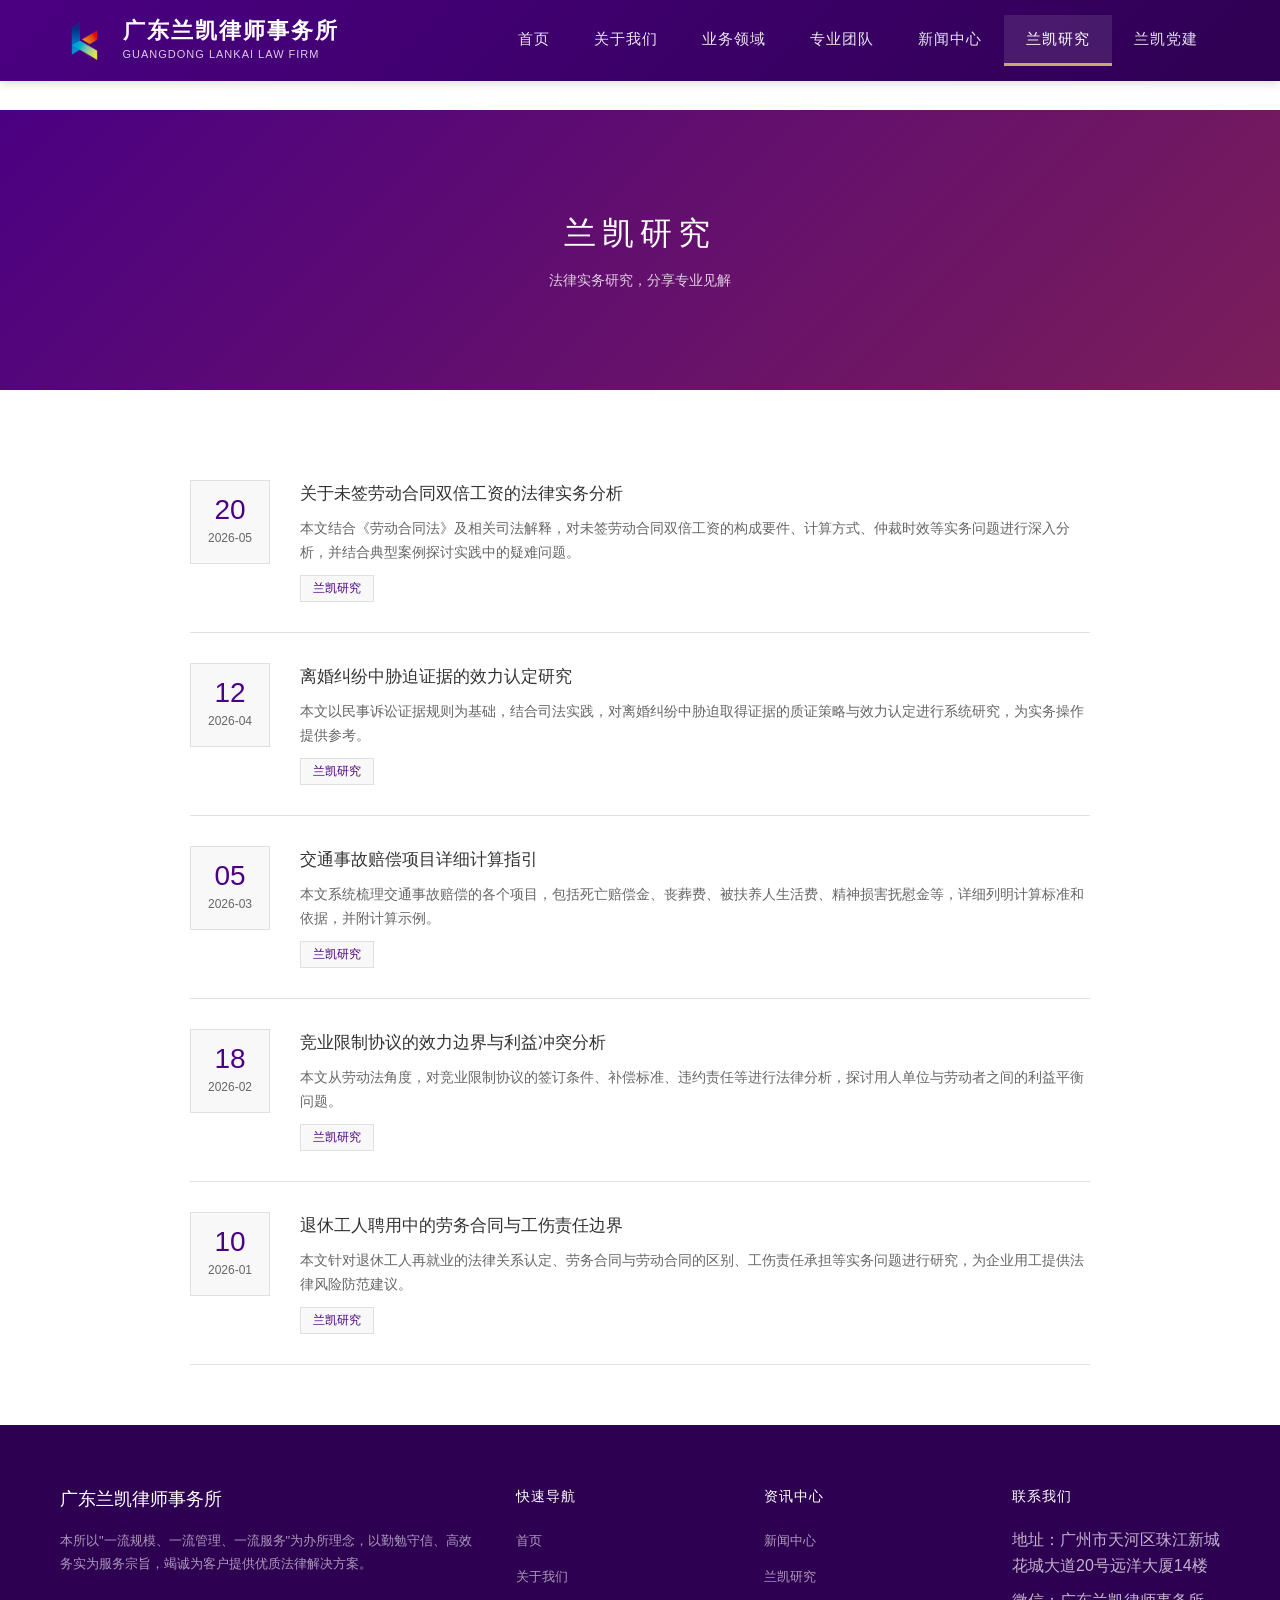
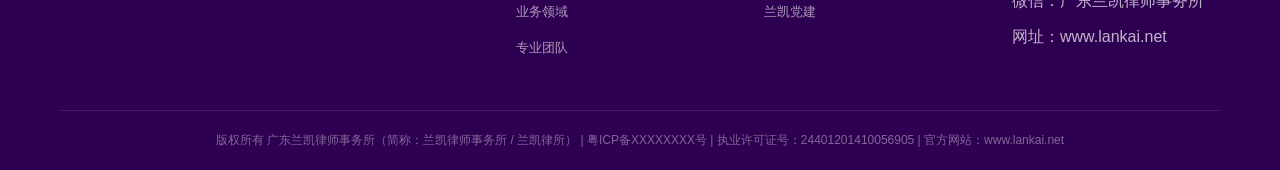
<file: research.html>
<!DOCTYPE html>
<html lang="zh-CN">
<head>
    <meta charset="UTF-8">
    <meta name="viewport" content="width=device-width, initial-scale=1.0">
    <title>兰凯研究 - 广东兰凯律师事务所法律实务研究 | 兰凯律师事务所</title>
    <meta name="description" content="广东兰凯律师事务所（兰凯律师事务所）兰凯研究栏目，分享民商事诉讼、劳动争议、公司法律事务、房地产与建设工程、知识产权等领域的法律实务研究成果与专业文章，展现本所律师的法学理论功底与司法实践经验。">
    <meta name="keywords" content="广东兰凯,广东兰凯律师事务所,兰凯律师事务所,兰凯律所,兰凯研究,法律实务,民商事诉讼研究,劳动争议研究,公司法实务,法律论文,www.lankai.net">
    <meta name="robots" content="index, follow, max-image-preview:large, max-snippet:-1">
    <link rel="canonical" href="https://www.lankai.net/research.html">
    <meta property="og:type" content="website">
    <meta property="og:site_name" content="广东兰凯律师事务所">
    <meta property="og:title" content="兰凯研究 - 广东兰凯律师事务所">
    <meta property="og:description" content="分享法律实务研究成果与专业文章，展现兰凯律师的理论功底与实践经验。">
    <meta property="og:url" content="https://www.lankai.net/research.html">
    <meta property="og:image" content="https://www.lankai.net/images/logo.png">
    <meta property="og:locale" content="zh_CN">
    <link rel="stylesheet" href="css/style.css">
    <script type="application/ld+json">
    {
      "@context": "https://schema.org",
      "@type": "CollectionPage",
      "name": "兰凯研究 - 广东兰凯律师事务所",
      "url": "https://www.lankai.net/research.html",
      "inLanguage": "zh-CN",
      "about": { "@id": "https://www.lankai.net/#organization" },
      "breadcrumb": {
        "@type": "BreadcrumbList",
        "itemListElement": [
          { "@type": "ListItem", "position": 1, "name": "首页", "item": "https://www.lankai.net/" },
          { "@type": "ListItem", "position": 2, "name": "兰凯研究", "item": "https://www.lankai.net/research.html" }
        ]
      }
    }
    </script>
</head>
<body>
    <header class="header">
        <div class="container">
            <div class="header-main">
                <div class="logo">
                    <img src="images/logo.png" alt="广东兰凯律师事务所">
                    <div class="logo-text">
                        <h1>广东兰凯律师事务所</h1>
                        <p>GUANGDONG LANKAI LAW FIRM</p>
                    </div>
                </div>
                <button class="menu-toggle" id="menuToggle" aria-label="菜单">
                    <span></span>
                    <span></span>
                    <span></span>
                </button>
                <nav>
                    <ul class="nav" id="navMenu">
                        <li><a href="index.html">首页</a></li>
                        <li><a href="about.html">关于我们</a></li>
                        <li><a href="practice.html">业务领域</a></li>
                        <li><a href="team.html">专业团队</a></li>
                        <li><a href="news.html">新闻中心</a></li>
                        <li><a href="research.html" class="active">兰凯研究</a></li>
                        <li><a href="party.html">兰凯党建</a></li>
                    </ul>
                </nav>
            </div>
        </div>
    </header>

    <section class="page-banner">
        <div>
            <h2>兰凯研究</h2>
            <p>法律实务研究，分享专业见解</p>
        </div>
    </section>

    <section class="page-content">
        <div class="container">
            <div class="news-list fade-in">
                <div class="news-item">
                    <div class="news-date-box">
                        <div class="day">20</div>
                        <div class="month">2026-05</div>
                    </div>
                    <div class="news-body">
                        <h4>关于未签劳动合同双倍工资的法律实务分析</h4>
                        <p>本文结合《劳动合同法》及相关司法解释，对未签劳动合同双倍工资的构成要件、计算方式、仲裁时效等实务问题进行深入分析，并结合典型案例探讨实践中的疑难问题。</p>
                        <span class="tag">兰凯研究</span>
                    </div>
                </div>
                <div class="news-item">
                    <div class="news-date-box">
                        <div class="day">12</div>
                        <div class="month">2026-04</div>
                    </div>
                    <div class="news-body">
                        <h4>离婚纠纷中胁迫证据的效力认定研究</h4>
                        <p>本文以民事诉讼证据规则为基础，结合司法实践，对离婚纠纷中胁迫取得证据的质证策略与效力认定进行系统研究，为实务操作提供参考。</p>
                        <span class="tag">兰凯研究</span>
                    </div>
                </div>
                <div class="news-item">
                    <div class="news-date-box">
                        <div class="day">05</div>
                        <div class="month">2026-03</div>
                    </div>
                    <div class="news-body">
                        <h4>交通事故赔偿项目详细计算指引</h4>
                        <p>本文系统梳理交通事故赔偿的各个项目，包括死亡赔偿金、丧葬费、被扶养人生活费、精神损害抚慰金等，详细列明计算标准和依据，并附计算示例。</p>
                        <span class="tag">兰凯研究</span>
                    </div>
                </div>
                <div class="news-item">
                    <div class="news-date-box">
                        <div class="day">18</div>
                        <div class="month">2026-02</div>
                    </div>
                    <div class="news-body">
                        <h4>竞业限制协议的效力边界与利益冲突分析</h4>
                        <p>本文从劳动法角度，对竞业限制协议的签订条件、补偿标准、违约责任等进行法律分析，探讨用人单位与劳动者之间的利益平衡问题。</p>
                        <span class="tag">兰凯研究</span>
                    </div>
                </div>
                <div class="news-item">
                    <div class="news-date-box">
                        <div class="day">10</div>
                        <div class="month">2026-01</div>
                    </div>
                    <div class="news-body">
                        <h4>退休工人聘用中的劳务合同与工伤责任边界</h4>
                        <p>本文针对退休工人再就业的法律关系认定、劳务合同与劳动合同的区别、工伤责任承担等实务问题进行研究，为企业用工提供法律风险防范建议。</p>
                        <span class="tag">兰凯研究</span>
                    </div>
                </div>
            </div>
        </div>
    </section>

    <footer class="footer">
        <div class="container">
            <div class="footer-grid">
                <div class="footer-brand">
                    <h4>广东兰凯律师事务所</h4>
                    <p>本所以"一流规模、一流管理、一流服务"为办所理念，以勤勉守信、高效务实为服务宗旨，竭诚为客户提供优质法律解决方案。</p>
                </div>
                <div class="footer-column">
                    <h5>快速导航</h5>
                    <ul>
                        <li><a href="index.html">首页</a></li>
                        <li><a href="about.html">关于我们</a></li>
                        <li><a href="practice.html">业务领域</a></li>
                        <li><a href="team.html">专业团队</a></li>
                    </ul>
                </div>
                <div class="footer-column">
                    <h5>资讯中心</h5>
                    <ul>
                        <li><a href="news.html">新闻中心</a></li>
                        <li><a href="research.html">兰凯研究</a></li>
                        <li><a href="party.html">兰凯党建</a></li>
                    </ul>
                </div>
                <div class="footer-column">
                    <h5>联系我们</h5>
                    <ul>
                        <li>地址：广州市天河区珠江新城花城大道20号远洋大厦14楼</li>
                        <li>微信：广东兰凯律师事务所</li>
                        <li>网址：www.lankai.net</li>
                    </ul>
                </div>
            </div>
            <div class="footer-bottom">
                <p>版权所有 广东兰凯律师事务所（简称：兰凯律师事务所 / 兰凯律所） | 粤ICP备XXXXXXXX号 | 执业许可证号：24401201410056905 | 官方网站：www.lankai.net</p>
            </div>
        </div>
    </footer>
    <button id="backToTop" aria-label="回到顶部">&#9650;</button>
    <script src="js/main.js"></script>
</body>
</html>
</file>
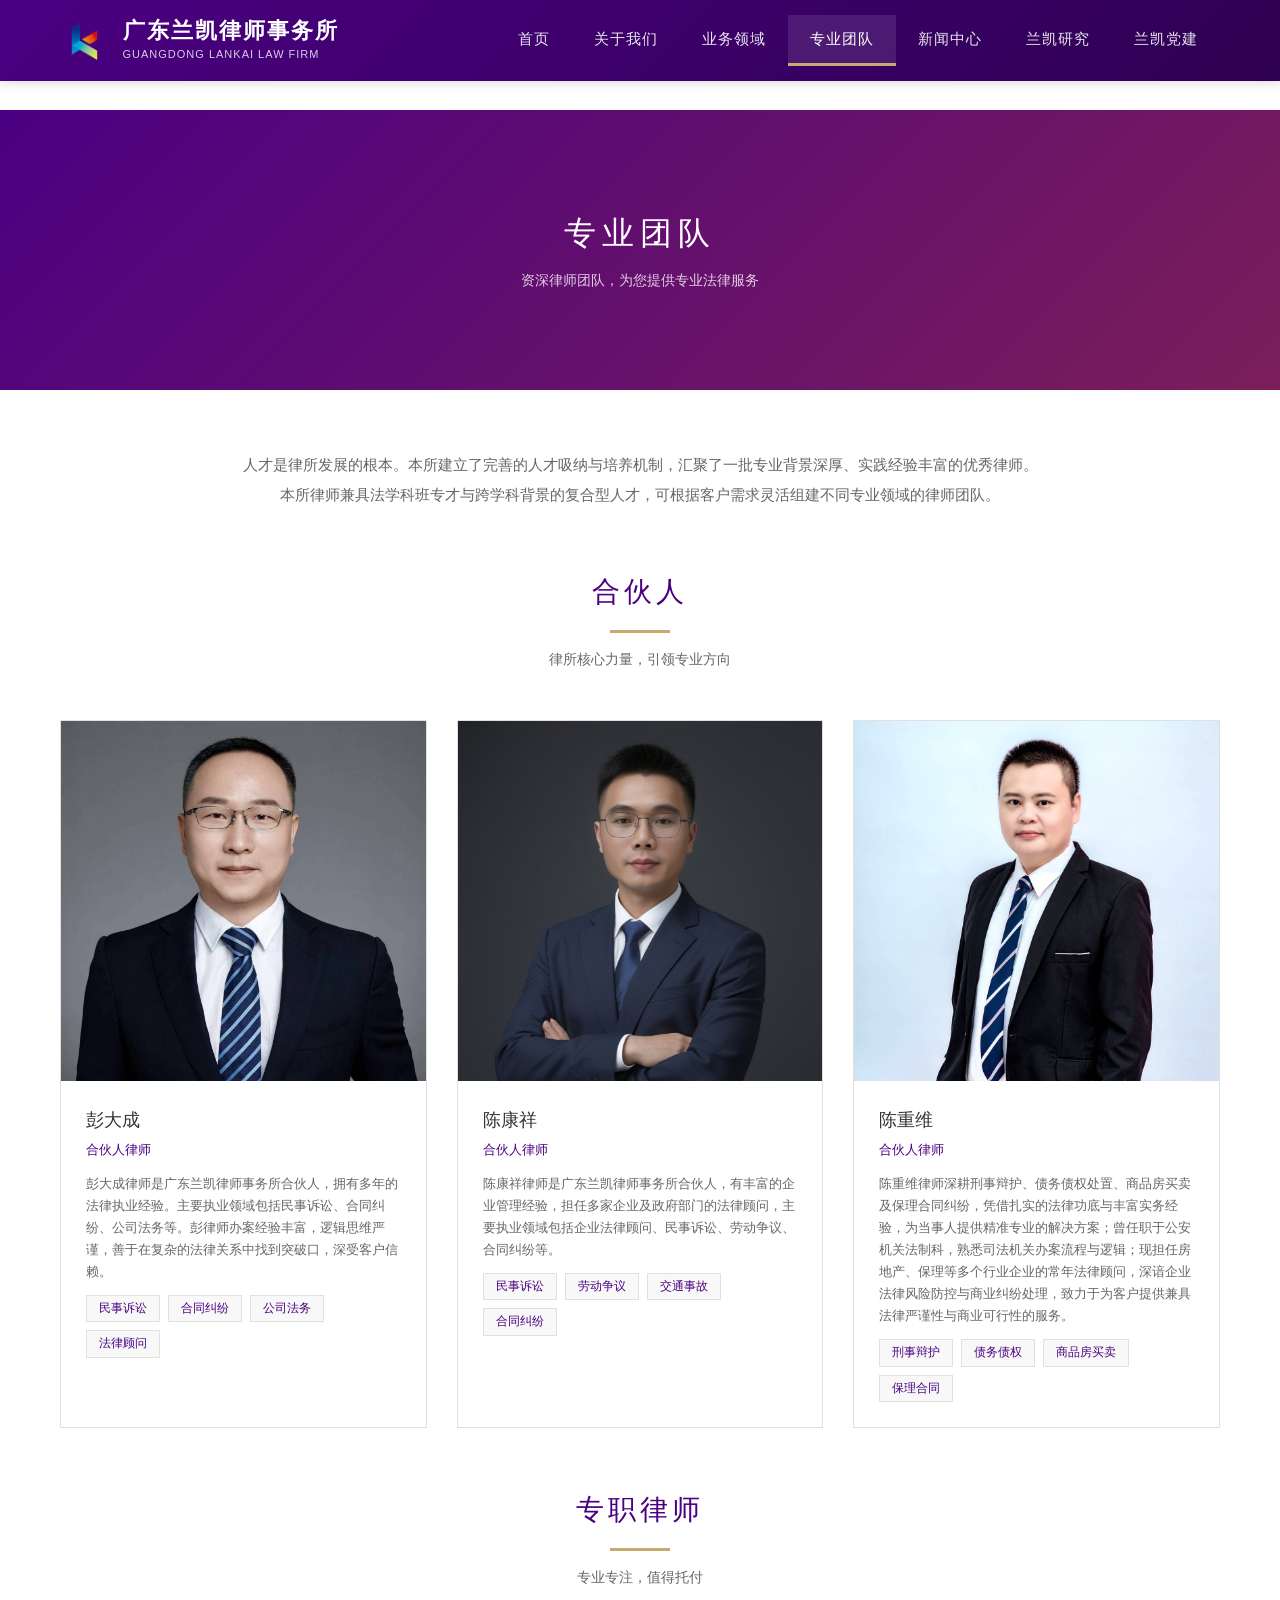
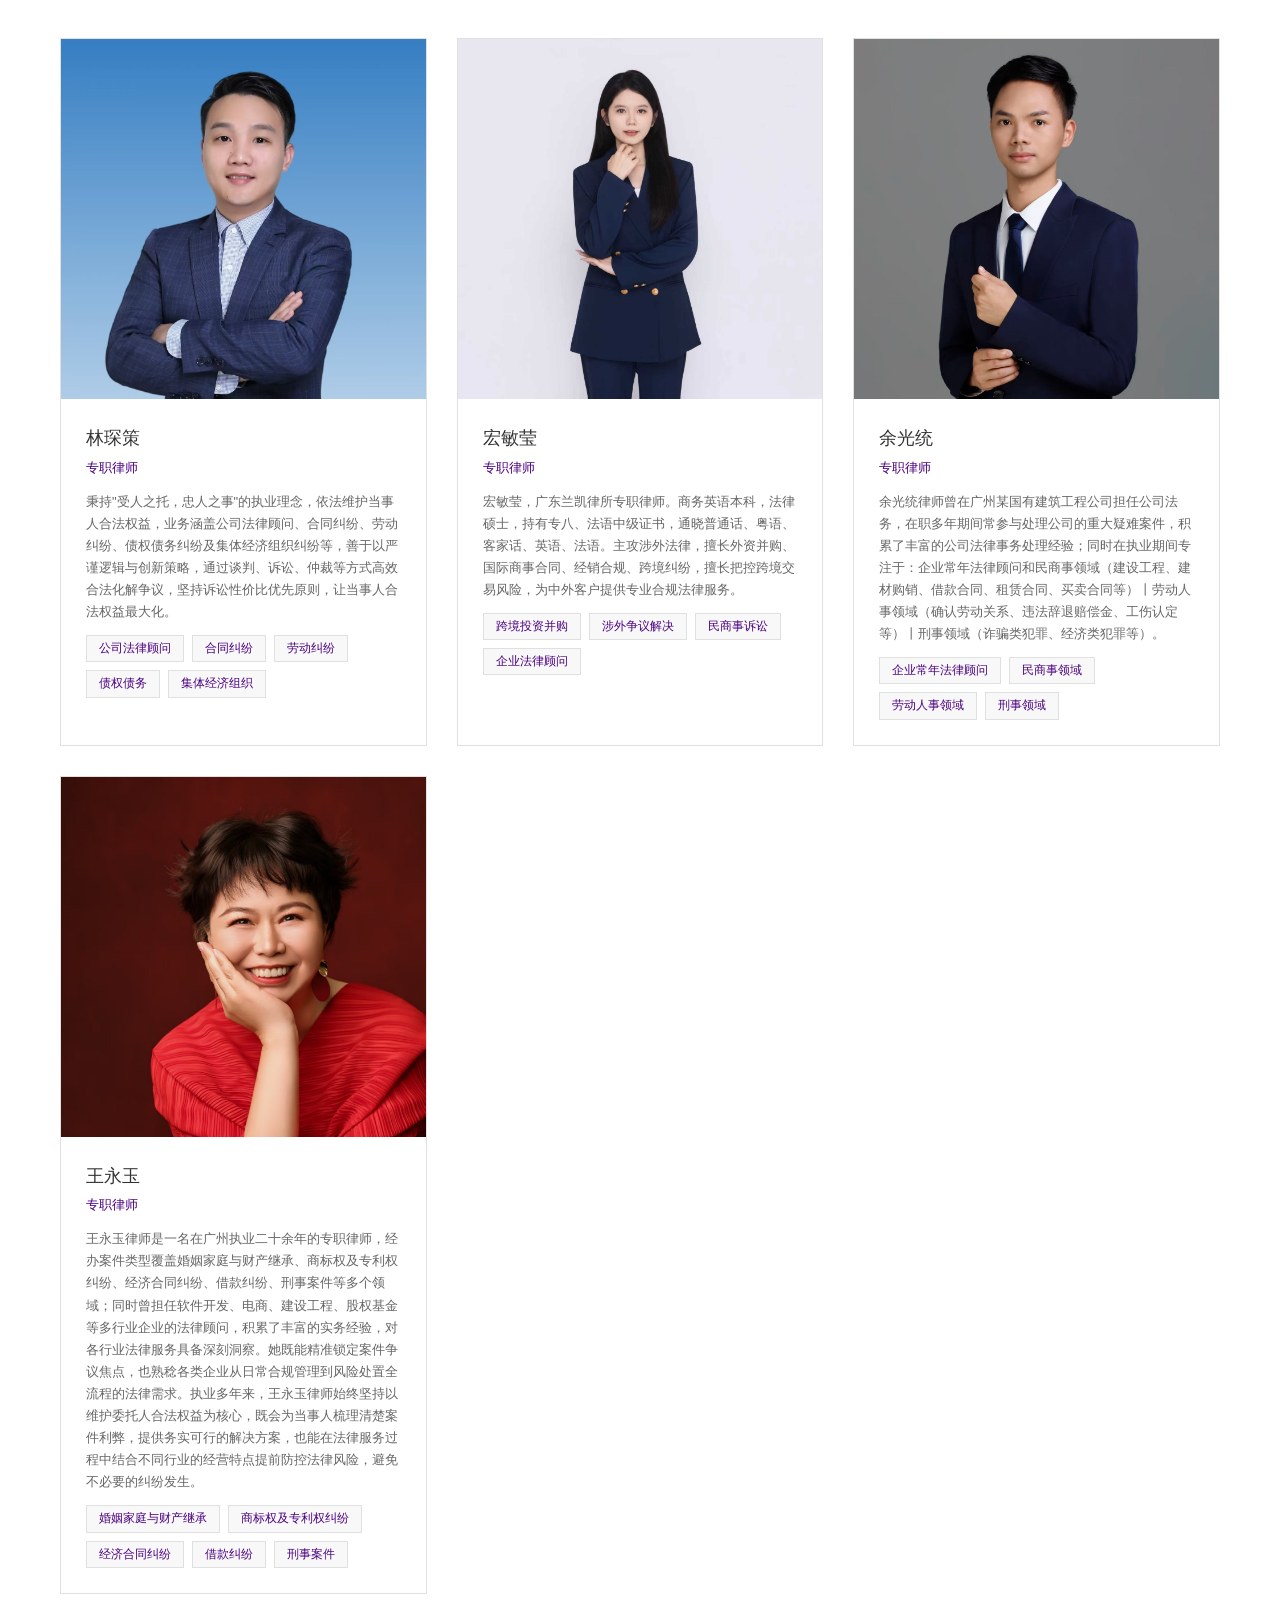
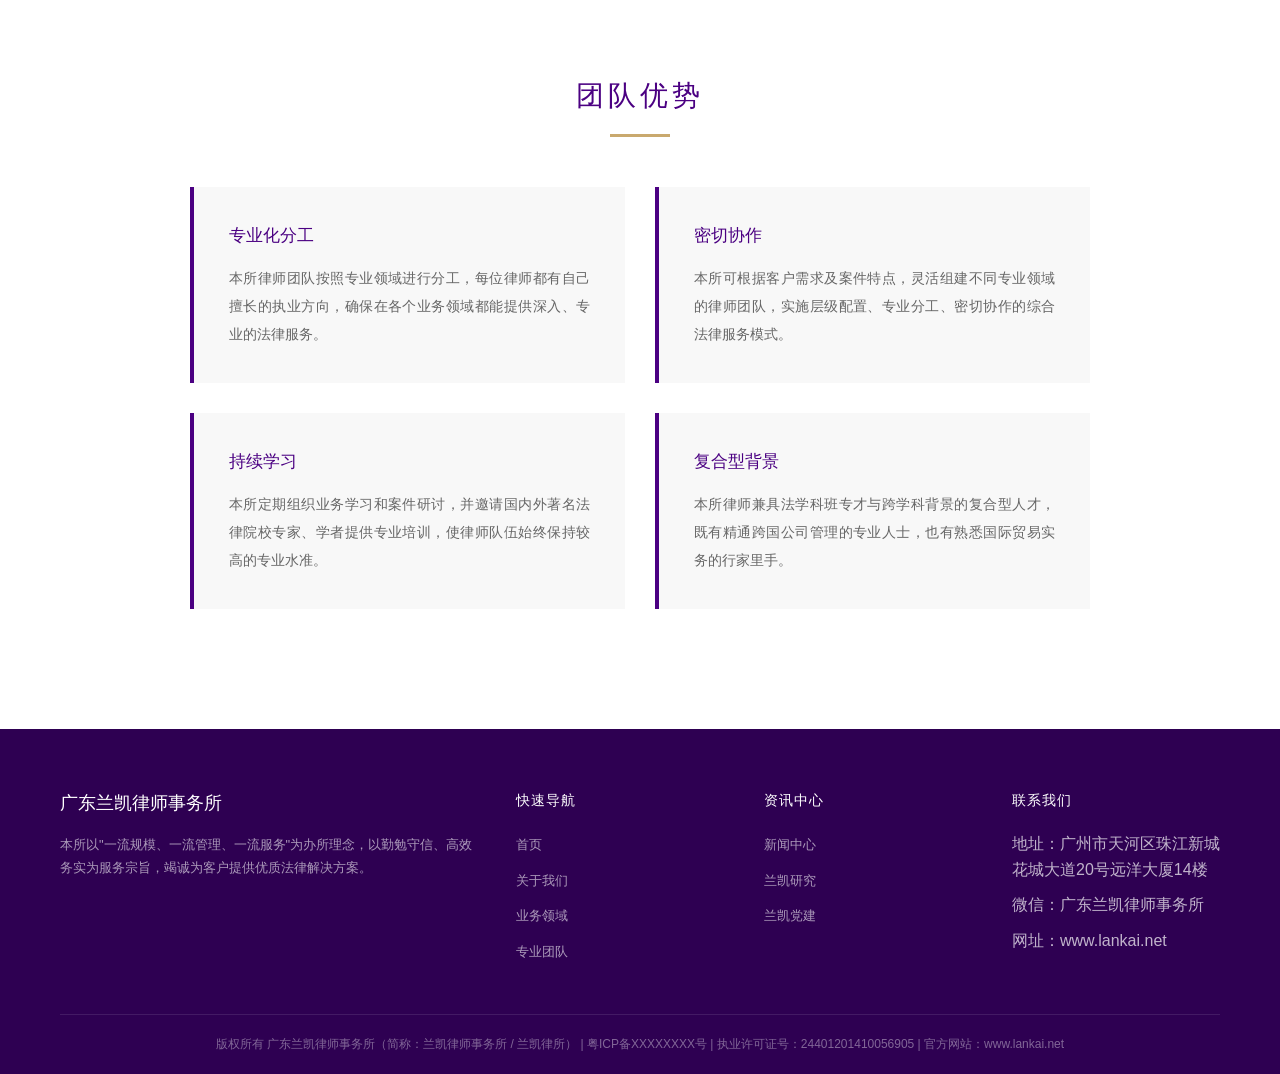
<file: team.html>
<!DOCTYPE html>
<html lang="zh-CN">
<head>
    <meta charset="UTF-8">
    <meta name="viewport" content="width=device-width, initial-scale=1.0">
    <title>专业团队 - 广东兰凯律师事务所律师 | 兰凯律所合伙人及专职律师</title>
    <meta name="description" content="广东兰凯律师事务所（兰凯律师事务所）专业团队由彭大成、陈康祥、陈重维等合伙人律师及林琛策、宏敏莹、余光统、王永玉等专职律师组成，专业领域覆盖民商事诉讼、刑事辩护、企业法律顾问、涉外法律、婚姻家庭与财产继承、劳动人事、知识产权等，按专业领域分工为客户提供深入专业的法律服务。">
    <meta name="keywords" content="广东兰凯,广东兰凯律师事务所,兰凯律师事务所,兰凯律所,兰凯律师,广州律师,律师团队,合伙人律师,专职律师,彭大成,陈康祥,陈重维,林琛策,宏敏莹,余光统,王永玉,www.lankai.net">
    <meta name="robots" content="index, follow, max-image-preview:large, max-snippet:-1">
    <link rel="canonical" href="https://www.lankai.net/team.html">
    <meta property="og:type" content="article">
    <meta property="og:site_name" content="广东兰凯律师事务所">
    <meta property="og:title" content="专业团队 - 广东兰凯律师事务所">
    <meta property="og:description" content="兰凯律师团队由多名合伙人律师与专职律师组成，按专业领域分工，提供深入专业的法律服务。">
    <meta property="og:url" content="https://www.lankai.net/team.html">
    <meta property="og:image" content="https://www.lankai.net/images/logo.png">
    <meta property="og:locale" content="zh_CN">
    <link rel="stylesheet" href="css/style.css">
    <script type="application/ld+json">
    {
      "@context": "https://schema.org",
      "@type": "CollectionPage",
      "name": "专业团队 - 广东兰凯律师事务所",
      "url": "https://www.lankai.net/team.html",
      "inLanguage": "zh-CN",
      "about": { "@id": "https://www.lankai.net/#organization" },
      "breadcrumb": {
        "@type": "BreadcrumbList",
        "itemListElement": [
          { "@type": "ListItem", "position": 1, "name": "首页", "item": "https://www.lankai.net/" },
          { "@type": "ListItem", "position": 2, "name": "专业团队", "item": "https://www.lankai.net/team.html" }
        ]
      }
    }
    </script>
</head>
<body>
    <header class="header">
        <div class="container">
            <div class="header-main">
                <div class="logo">
                    <img src="images/logo.png" alt="广东兰凯律师事务所">
                    <div class="logo-text">
                        <h1>广东兰凯律师事务所</h1>
                        <p>GUANGDONG LANKAI LAW FIRM</p>
                    </div>
                </div>
                <button class="menu-toggle" id="menuToggle" aria-label="菜单">
                    <span></span>
                    <span></span>
                    <span></span>
                </button>
                <nav>
                    <ul class="nav" id="navMenu">
                        <li><a href="index.html">首页</a></li>
                        <li><a href="about.html">关于我们</a></li>
                        <li><a href="practice.html">业务领域</a></li>
                        <li><a href="team.html" class="active">专业团队</a></li>
                        <li><a href="news.html">新闻中心</a></li>
                        <li><a href="research.html">兰凯研究</a></li>
                        <li><a href="party.html">兰凯党建</a></li>
                    </ul>
                </nav>
            </div>
        </div>
    </header>

    <section class="page-banner">
        <div>
            <h2>专业团队</h2>
            <p>资深律师团队，为您提供专业法律服务</p>
        </div>
    </section>

    <section class="page-content">
        <div class="container">
            <!-- 团队理念 -->
            <div style="max-width:800px; margin:0 auto 60px; text-align:center;">
                <p style="color:var(--text-gray); line-height:2; font-size:15px;">人才是律所发展的根本。本所建立了完善的人才吸纳与培养机制，汇聚了一批专业背景深厚、实践经验丰富的优秀律师。本所律师兼具法学科班专才与跨学科背景的复合型人才，可根据客户需求灵活组建不同专业领域的律师团队。</p>
            </div>

            <!-- 合伙人 -->
            <div class="section-title fade-in">
                <h3>合伙人</h3>
                <div class="line"></div>
                <p>律所核心力量，引领专业方向</p>
            </div>

            <div class="team-detail fade-in">
                <div class="lawyer-card">
                    <div class="lawyer-photo">
                        <img src="images/peng_dacheng.jpg" alt="彭大成">
                    </div>
                    <div class="lawyer-info">
                        <h4>彭大成</h4>
                        <div class="position">合伙人律师</div>
                        <p>彭大成律师是广东兰凯律师事务所合伙人，拥有多年的法律执业经验。主要执业领域包括民事诉讼、合同纠纷、公司法务等。彭律师办案经验丰富，逻辑思维严谨，善于在复杂的法律关系中找到突破口，深受客户信赖。</p>
                        <div class="specialty-tags">
                            <span class="specialty-tag">民事诉讼</span>
                            <span class="specialty-tag">合同纠纷</span>
                            <span class="specialty-tag">公司法务</span>
                            <span class="specialty-tag">法律顾问</span>
                        </div>
                    </div>
                </div>
                <div class="lawyer-card">
                    <div class="lawyer-photo">
                        <img src="images/chen_kangxiang.jpg" alt="陈康祥">
                    </div>
                    <div class="lawyer-info">
                        <h4>陈康祥</h4>
                        <div class="position">合伙人律师</div>
                        <p>陈康祥律师是广东兰凯律师事务所合伙人，有丰富的企业管理经验，担任多家企业及政府部门的法律顾问，主要执业领域包括企业法律顾问、民事诉讼、劳动争议、合同纠纷等。</p>
                        <div class="specialty-tags">
                            <span class="specialty-tag">民事诉讼</span>
                            <span class="specialty-tag">劳动争议</span>
                            <span class="specialty-tag">交通事故</span>
                            <span class="specialty-tag">合同纠纷</span>
                        </div>
                    </div>
                </div>
                <div class="lawyer-card">
                    <div class="lawyer-photo">
                        <img src="images/chen_chongwei.jpg" alt="陈重维">
                    </div>
                    <div class="lawyer-info">
                        <h4>陈重维</h4>
                        <div class="position">合伙人律师</div>
                        <p>陈重维律师深耕刑事辩护、债务债权处置、商品房买卖及保理合同纠纷，凭借扎实的法律功底与丰富实务经验，为当事人提供精准专业的解决方案；曾任职于公安机关法制科，熟悉司法机关办案流程与逻辑；现担任房地产、保理等多个行业企业的常年法律顾问，深谙企业法律风险防控与商业纠纷处理，致力于为客户提供兼具法律严谨性与商业可行性的服务。</p>
                        <div class="specialty-tags">
                            <span class="specialty-tag">刑事辩护</span>
                            <span class="specialty-tag">债务债权</span>
                            <span class="specialty-tag">商品房买卖</span>
                            <span class="specialty-tag">保理合同</span>
                        </div>
                    </div>
                </div>
            </div>

            <!-- 专职律师 -->
            <div class="section-title fade-in" style="margin-top:60px;">
                <h3>专职律师</h3>
                <div class="line"></div>
                <p>专业专注，值得托付</p>
            </div>

            <div class="team-detail fade-in">
                <div class="lawyer-card">
                    <div class="lawyer-photo">
                        <img src="images/lin_shence.jpg" alt="林琛策">
                    </div>
                    <div class="lawyer-info">
                        <h4>林琛策</h4>
                        <div class="position">专职律师</div>
                        <p>秉持"受人之托，忠人之事"的执业理念，依法维护当事人合法权益，业务涵盖公司法律顾问、合同纠纷、劳动纠纷、债权债务纠纷及集体经济组织纠纷等，善于以严谨逻辑与创新策略，通过谈判、诉讼、仲裁等方式高效合法化解争议，坚持诉讼性价比优先原则，让当事人合法权益最大化。</p>
                        <div class="specialty-tags">
                            <span class="specialty-tag">公司法律顾问</span>
                            <span class="specialty-tag">合同纠纷</span>
                            <span class="specialty-tag">劳动纠纷</span>
                            <span class="specialty-tag">债权债务</span>
                            <span class="specialty-tag">集体经济组织</span>
                        </div>
                    </div>
                </div>
                <div class="lawyer-card">
                    <div class="lawyer-photo">
                        <img src="images/hong_minying.jpg" alt="宏敏莹">
                    </div>
                    <div class="lawyer-info">
                        <h4>宏敏莹</h4>
                        <div class="position">专职律师</div>
                        <p>宏敏莹，广东兰凯律所专职律师。商务英语本科，法律硕士，持有专八、法语中级证书，通晓普通话、粤语、客家话、英语、法语。主攻涉外法律，擅长外资并购、国际商事合同、经销合规、跨境纠纷，擅长把控跨境交易风险，为中外客户提供专业合规法律服务。</p>
                        <div class="specialty-tags">
                            <span class="specialty-tag">跨境投资并购</span>
                            <span class="specialty-tag">涉外争议解决</span>
                            <span class="specialty-tag">民商事诉讼</span>
                            <span class="specialty-tag">企业法律顾问</span>
                        </div>
                    </div>
                </div>
                <div class="lawyer-card">
                    <div class="lawyer-photo">
                        <img src="images/yu_guangtong.jpg" alt="余光统">
                    </div>
                    <div class="lawyer-info">
                        <h4>余光统</h4>
                        <div class="position">专职律师</div>
                        <p>余光统律师曾在广州某国有建筑工程公司担任公司法务，在职多年期间常参与处理公司的重大疑难案件，积累了丰富的公司法律事务处理经验；同时在执业期间专注于：企业常年法律顾问和民商事领域（建设工程、建材购销、借款合同、租赁合同、买卖合同等）丨劳动人事领域（确认劳动关系、违法辞退赔偿金、工伤认定等）丨刑事领域（诈骗类犯罪、经济类犯罪等）。</p>
                        <div class="specialty-tags">
                            <span class="specialty-tag">企业常年法律顾问</span>
                            <span class="specialty-tag">民商事领域</span>
                            <span class="specialty-tag">劳动人事领域</span>
                            <span class="specialty-tag">刑事领域</span>
                        </div>
                    </div>
                </div>
                <div class="lawyer-card">
                    <div class="lawyer-photo">
                        <img src="images/wang_yongyu.jpg" alt="王永玉">
                    </div>
                    <div class="lawyer-info">
                        <h4>王永玉</h4>
                        <div class="position">专职律师</div>
                        <p>王永玉律师是一名在广州执业二十余年的专职律师，经办案件类型覆盖婚姻家庭与财产继承、商标权及专利权纠纷、经济合同纠纷、借款纠纷、刑事案件等多个领域；同时曾担任软件开发、电商、建设工程、股权基金等多行业企业的法律顾问，积累了丰富的实务经验，对各行业法律服务具备深刻洞察。她既能精准锁定案件争议焦点，也熟稔各类企业从日常合规管理到风险处置全流程的法律需求。执业多年来，王永玉律师始终坚持以维护委托人合法权益为核心，既会为当事人梳理清楚案件利弊，提供务实可行的解决方案，也能在法律服务过程中结合不同行业的经营特点提前防控法律风险，避免不必要的纠纷发生。</p>
                        <div class="specialty-tags">
                            <span class="specialty-tag">婚姻家庭与财产继承</span>
                            <span class="specialty-tag">商标权及专利权纠纷</span>
                            <span class="specialty-tag">经济合同纠纷</span>
                            <span class="specialty-tag">借款纠纷</span>
                            <span class="specialty-tag">刑事案件</span>
                        </div>
                    </div>
                </div>
            </div>

            <!-- 团队优势 -->
            <div style="margin-top:80px;">
                <div class="section-title fade-in">
                    <h3>团队优势</h3>
                    <div class="line"></div>
                </div>
                <div class="about-detail-section fade-in">
                    <div class="about-detail-card">
                        <h4>专业化分工</h4>
                        <p>本所律师团队按照专业领域进行分工，每位律师都有自己擅长的执业方向，确保在各个业务领域都能提供深入、专业的法律服务。</p>
                    </div>
                    <div class="about-detail-card">
                        <h4>密切协作</h4>
                        <p>本所可根据客户需求及案件特点，灵活组建不同专业领域的律师团队，实施层级配置、专业分工、密切协作的综合法律服务模式。</p>
                    </div>
                    <div class="about-detail-card">
                        <h4>持续学习</h4>
                        <p>本所定期组织业务学习和案件研讨，并邀请国内外著名法律院校专家、学者提供专业培训，使律师队伍始终保持较高的专业水准。</p>
                    </div>
                    <div class="about-detail-card">
                        <h4>复合型背景</h4>
                        <p>本所律师兼具法学科班专才与跨学科背景的复合型人才，既有精通跨国公司管理的专业人士，也有熟悉国际贸易实务的行家里手。</p>
                    </div>
                </div>
            </div>
        </div>
    </section>

    <footer class="footer">
        <div class="container">
            <div class="footer-grid">
                <div class="footer-brand">
                    <h4>广东兰凯律师事务所</h4>
                    <p>本所以"一流规模、一流管理、一流服务"为办所理念，以勤勉守信、高效务实为服务宗旨，竭诚为客户提供优质法律解决方案。</p>
                </div>
                <div class="footer-column">
                    <h5>快速导航</h5>
                    <ul>
                        <li><a href="index.html">首页</a></li>
                        <li><a href="about.html">关于我们</a></li>
                        <li><a href="practice.html">业务领域</a></li>
                        <li><a href="team.html">专业团队</a></li>
                    </ul>
                </div>
                <div class="footer-column">
                    <h5>资讯中心</h5>
                    <ul>
                        <li><a href="news.html">新闻中心</a></li>
                        <li><a href="research.html">兰凯研究</a></li>
                        <li><a href="party.html">兰凯党建</a></li>
                    </ul>
                </div>
                <div class="footer-column">
                    <h5>联系我们</h5>
                    <ul>
                        <li>地址：广州市天河区珠江新城花城大道20号远洋大厦14楼</li>
                        <li>微信：广东兰凯律师事务所</li>
                        <li>网址：www.lankai.net</li>
                    </ul>
                </div>
            </div>
            <div class="footer-bottom">
                <p>版权所有 广东兰凯律师事务所（简称：兰凯律师事务所 / 兰凯律所） | 粤ICP备XXXXXXXX号 | 执业许可证号：24401201410056905 | 官方网站：www.lankai.net</p>
            </div>
        </div>
    </footer>

    <button id="backToTop" aria-label="回到顶部">&#9650;</button>
    <script src="js/main.js"></script>
</body>
</html>
</file>
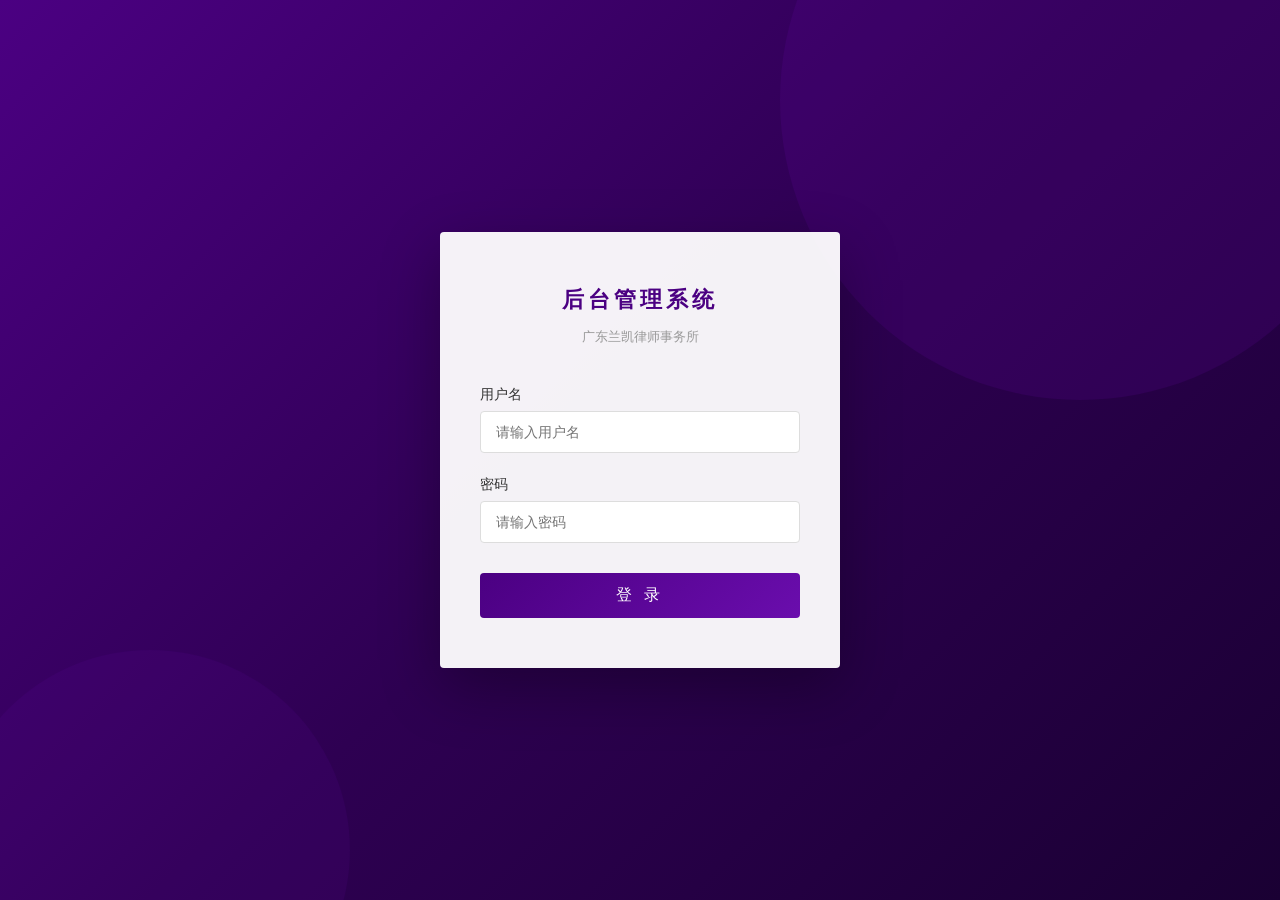
<file: admin/articles.html>
<!DOCTYPE html>
<html lang="zh-CN">
<head>
    <meta charset="UTF-8">
    <meta name="viewport" content="width=device-width, initial-scale=1.0">
    <title>文章管理 - 广东兰凯律师事务所</title>
    <link rel="stylesheet" href="../css/style.css">
    <link rel="stylesheet" href="../css/admin.css">
</head>
<body>
    <div class="admin-layout">
        <aside class="admin-sidebar">
            <div class="sidebar-header">
                <h4>兰凯律所后台</h4>
                <p>广东兰凯律师事务所</p>
            </div>
            <ul class="sidebar-menu">
                <li><a href="dashboard.html"><span class="icon">&#9632;</span> 控制台</a></li>
                <li><a href="articles.html" class="active"><span class="icon">&#9632;</span> 文章管理</a></li>
                <li><a href="lawyers.html"><span class="icon">&#9632;</span> 律师管理</a></li>
                <li><a href="columns.html"><span class="icon">&#9632;</span> 栏目管理</a></li>
                <li><a href="settings.html"><span class="icon">&#9632;</span> 网站设置</a></li>
                <li><a href="javascript:void(0)" onclick="logout()"><span class="icon">&#9632;</span> 退出登录</a></li>
            </ul>
        </aside>

        <main class="admin-main">
            <div class="admin-header">
                <h4>文章管理</h4>
                <div class="user-info">
                    <span>管理员</span>
                    <a href="javascript:void(0)" onclick="logout()">退出</a>
                </div>
            </div>

            <div class="admin-content">
                <div style="display:flex; justify-content:space-between; align-items:center; margin-bottom:20px; flex-wrap:wrap; gap:10px;">
                    <div style="display:flex; gap:10px; flex-wrap:wrap;">
                        <select id="filterCategory" onchange="filterArticles()" style="padding:8px 12px; border:1px solid #ddd; border-radius:4px; font-size:14px;">
                            <option value="">全部栏目</option>
                            <option value="新闻中心">新闻中心</option>
                            <option value="兰凯研究">兰凯研究</option>
                            <option value="兰凯党建">兰凯党建</option>
                        </select>
                        <input type="text" id="searchKeyword" placeholder="搜索文章标题..." onkeyup="searchArticles()" style="padding:8px 12px; border:1px solid #ddd; border-radius:4px; width:220px; font-size:14px; outline:none;">
                    </div>
                    <button class="btn btn-primary" onclick="showArticleForm()">+ 发布文章</button>
                </div>

                <div id="articleList" style="background:#fff; border:1px solid #e0e0e0; padding:25px;">
                    <table class="data-table" id="articlesTable">
                        <thead>
                            <tr>
                                <th style="width:45%;">标题</th>
                                <th>栏目</th>
                                <th>日期</th>
                                <th>操作</th>
                            </tr>
                        </thead>
                        <tbody></tbody>
                    </table>
                </div>

                <!-- 文章编辑表单 -->
                <div id="articleForm" style="display:none; margin-top:20px;">
                    <div class="admin-form">
                        <h4 style="margin-bottom:25px;" id="formTitle">发布文章</h4>
                        <div class="form-row">
                            <div class="form-group">
                                <label>文章标题 <span style="color:#c62828;">*</span></label>
                                <input type="text" id="articleTitle" placeholder="请输入文章标题">
                            </div>
                            <div class="form-group">
                                <label>所属栏目 <span style="color:#c62828;">*</span></label>
                                <select id="articleCategory">
                                    <option value="新闻中心">新闻中心</option>
                                    <option value="兰凯研究">兰凯研究</option>
                                    <option value="兰凯党建">兰凯党建</option>
                                </select>
                            </div>
                        </div>
                        <div class="form-group">
                            <label>文章摘要</label>
                            <textarea id="articleSummary" placeholder="请输入文章摘要（选填，用于列表页展示）" style="min-height:80px;"></textarea>
                        </div>
                        <div class="form-group">
                            <label>发布日期 <span style="color:#c62828;">*</span></label>
                            <input type="date" id="articleDate">
                        </div>
                        <div class="form-group">
                            <label>文章内容 <span style="color:#c62828;">*</span></label>
                            <textarea id="articleContent" placeholder="请输入文章正文内容" style="min-height:250px;"></textarea>
                        </div>
                        <div class="form-actions">
                            <button class="btn btn-primary" onclick="saveArticle()">保存文章</button>
                            <button class="btn btn-secondary" onclick="hideArticleForm()">取消</button>
                        </div>
                        <input type="hidden" id="articleId">
                    </div>
                </div>
            </div>
        </main>
    </div>

    <script src="../js/admin.js"></script>
    <script>
        checkLogin();
        initArticles();
    </script>
</body>
</html>
</file>
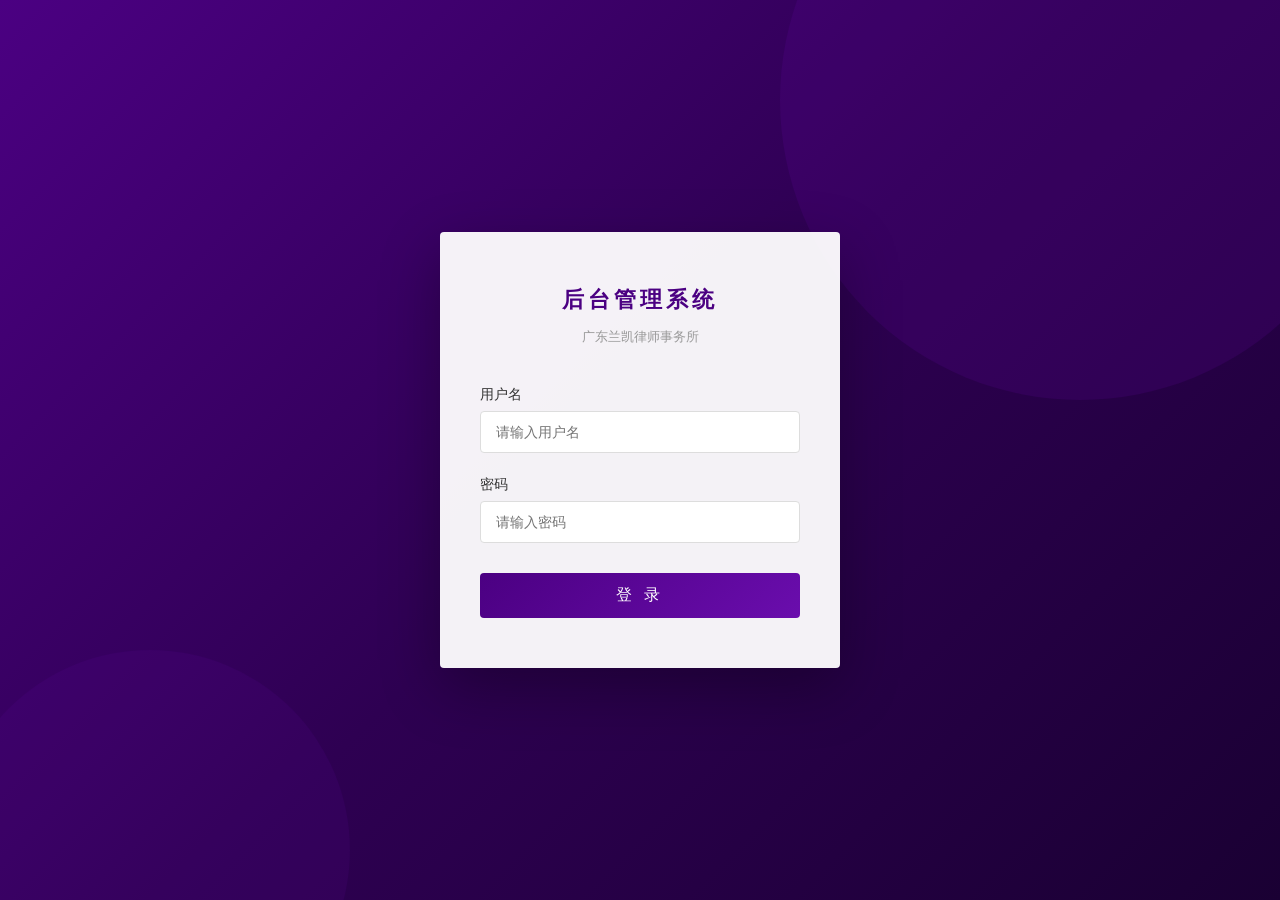
<file: admin/columns.html>
<!DOCTYPE html>
<html lang="zh-CN">
<head>
    <meta charset="UTF-8">
    <meta name="viewport" content="width=device-width, initial-scale=1.0">
    <title>栏目管理 - 广东兰凯律师事务所</title>
    <link rel="stylesheet" href="../css/style.css">
    <link rel="stylesheet" href="../css/admin.css">
</head>
<body>
    <div class="admin-layout">
        <aside class="admin-sidebar">
            <div class="sidebar-header">
                <h4>兰凯律所后台</h4>
                <p>广东兰凯律师事务所</p>
            </div>
            <ul class="sidebar-menu">
                <li><a href="dashboard.html"><span class="icon">&#9632;</span> 控制台</a></li>
                <li><a href="articles.html"><span class="icon">&#9632;</span> 文章管理</a></li>
                <li><a href="lawyers.html"><span class="icon">&#9632;</span> 律师管理</a></li>
                <li><a href="columns.html" class="active"><span class="icon">&#9632;</span> 栏目管理</a></li>
                <li><a href="settings.html"><span class="icon">&#9632;</span> 网站设置</a></li>
                <li><a href="javascript:void(0)" onclick="logout()"><span class="icon">&#9632;</span> 退出登录</a></li>
            </ul>
        </aside>

        <main class="admin-main">
            <div class="admin-header">
                <h4>栏目管理</h4>
                <div class="user-info">
                    <span>管理员</span>
                    <a href="javascript:void(0)" onclick="logout()">退出</a>
                </div>
            </div>

            <div class="admin-content">
                <div style="display:flex; justify-content:space-between; align-items:center; margin-bottom:20px;">
                    <p style="color:#999; font-size:14px;">管理网站导航栏目，支持添加、删除、排序。系统栏目不可删除。</p>
                    <button class="btn btn-primary" onclick="showColumnForm()">+ 添加栏目</button>
                </div>

                <div id="columnList"></div>
            </div>
        </main>
    </div>

    <script src="../js/admin.js"></script>
    <script>
        checkLogin();
        initColumns();
    </script>
</body>
</html>
</file>
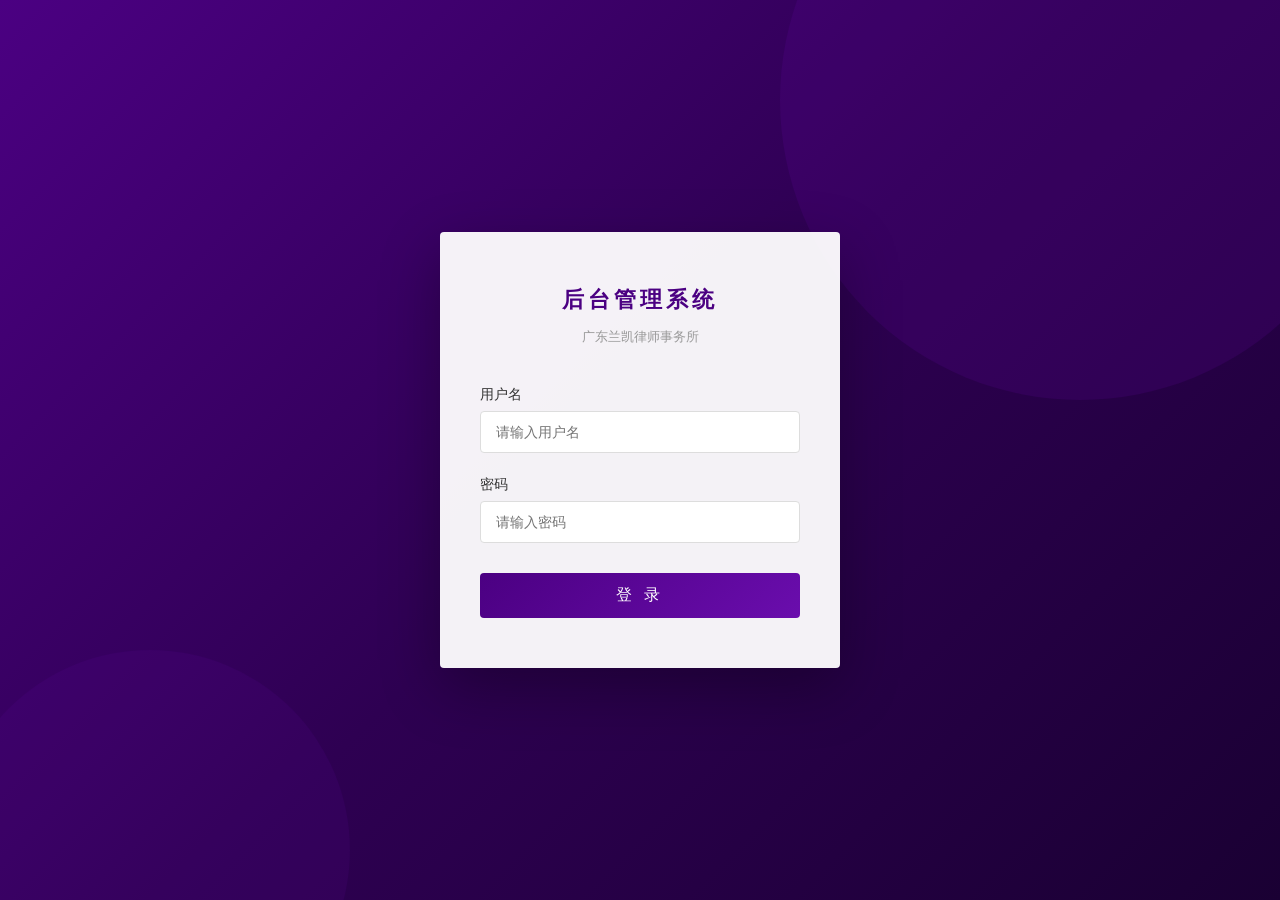
<file: admin/dashboard.html>
<!DOCTYPE html>
<html lang="zh-CN">
<head>
    <meta charset="UTF-8">
    <meta name="viewport" content="width=device-width, initial-scale=1.0">
    <title>后台管理 - 广东兰凯律师事务所</title>
    <link rel="stylesheet" href="../css/style.css">
    <link rel="stylesheet" href="../css/admin.css">
</head>
<body>
    <div class="admin-layout">
        <aside class="admin-sidebar">
            <div class="sidebar-header">
                <h4>兰凯律所后台</h4>
                <p>广东兰凯律师事务所</p>
            </div>
            <ul class="sidebar-menu">
                <li><a href="dashboard.html" class="active"><span class="icon">&#9632;</span> 控制台</a></li>
                <li><a href="articles.html"><span class="icon">&#9632;</span> 文章管理</a></li>
                <li><a href="lawyers.html"><span class="icon">&#9632;</span> 律师管理</a></li>
                <li><a href="columns.html"><span class="icon">&#9632;</span> 栏目管理</a></li>
                <li><a href="settings.html"><span class="icon">&#9632;</span> 网站设置</a></li>
                <li><a href="javascript:void(0)" onclick="logout()"><span class="icon">&#9632;</span> 退出登录</a></li>
            </ul>
        </aside>

        <main class="admin-main">
            <div class="admin-header">
                <h4>控制台</h4>
                <div class="user-info">
                    <span>管理员</span>
                    <a href="javascript:void(0)" onclick="logout()">退出</a>
                </div>
            </div>

            <div class="admin-content">
                <div class="stat-cards">
                    <div class="stat-card">
                        <h5>文章总数</h5>
                        <div class="number" id="articleCount">0</div>
                    </div>
                    <div class="stat-card">
                        <h5>律师人数</h5>
                        <div class="number" id="lawyerCount">0</div>
                    </div>
                    <div class="stat-card">
                        <h5>栏目数量</h5>
                        <div class="number" id="menuCount">7</div>
                    </div>
                    <div class="stat-card">
                        <h5>系统版本</h5>
                        <div class="number" style="font-size:18px;">v1.0</div>
                    </div>
                </div>

                <div style="background:#fff; border:1px solid #e0e0e0; padding:25px; margin-bottom:20px;">
                    <h4 style="margin-bottom:20px; color:#333; font-weight:500;">最新文章</h4>
                    <table class="data-table" id="recentArticles">
                        <thead>
                            <tr>
                                <th>标题</th>
                                <th>栏目</th>
                                <th>日期</th>
                            </tr>
                        </thead>
                        <tbody></tbody>
                    </table>
                </div>

                <div style="background:#fff; border:1px solid #e0e0e0; padding:25px;">
                    <h4 style="margin-bottom:20px; color:#333; font-weight:500;">快捷操作</h4>
                    <div style="display:flex; gap:15px; flex-wrap:wrap;">
                        <a href="articles.html?action=add" class="btn btn-primary">发布文章</a>
                        <a href="lawyers.html?action=add" class="btn btn-primary">添加律师</a>
                        <a href="columns.html" class="btn btn-secondary">栏目管理</a>
                        <a href="settings.html" class="btn btn-secondary">网站设置</a>
                    </div>
                </div>
            </div>
        </main>
    </div>

    <script src="../js/admin.js"></script>
    <script>
        checkLogin();
        initDashboard();
    </script>
</body>
</html>
</file>
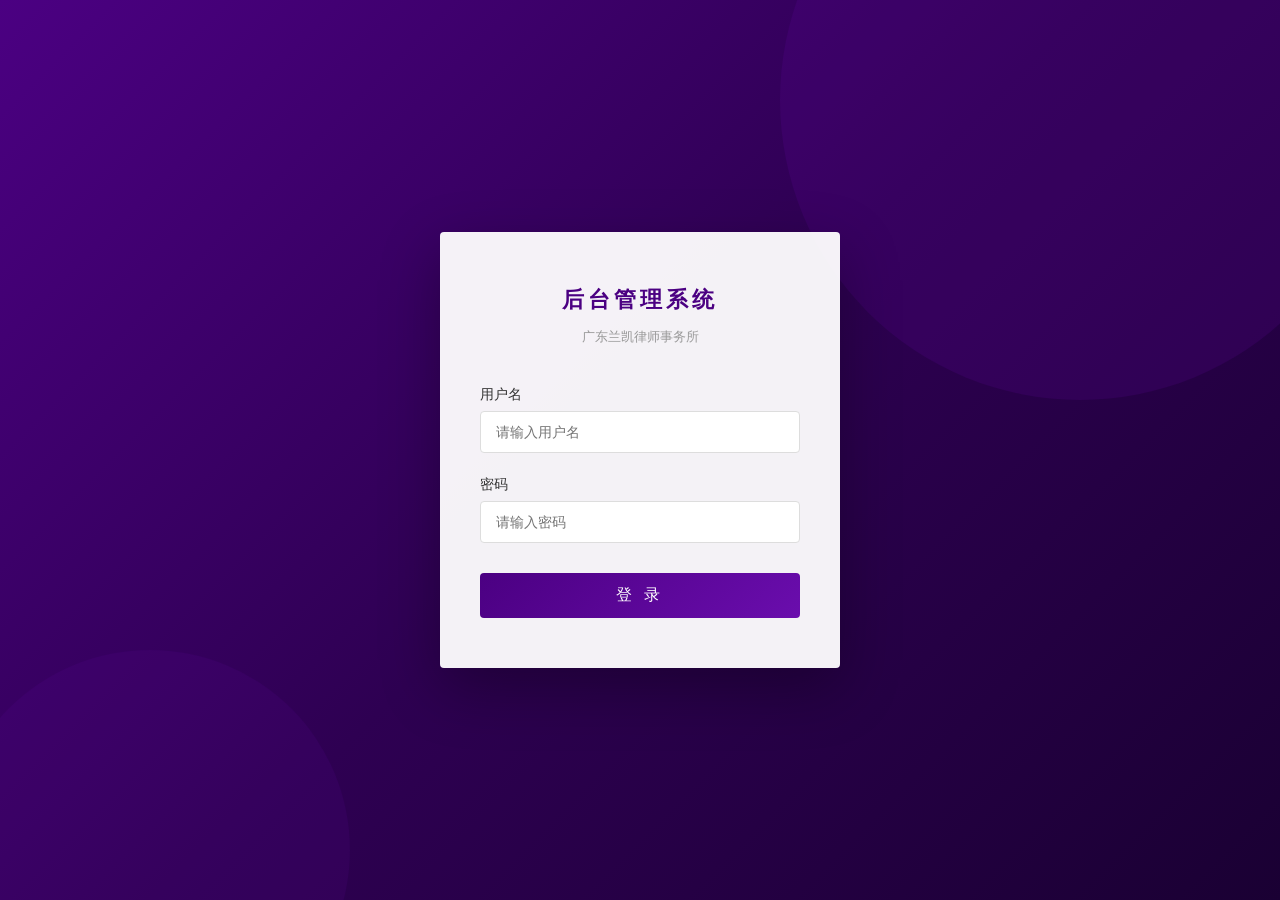
<file: admin/lawyers.html>
<!DOCTYPE html>
<html lang="zh-CN">
<head>
    <meta charset="UTF-8">
    <meta name="viewport" content="width=device-width, initial-scale=1.0">
    <title>律师管理 - 广东兰凯律师事务所</title>
    <link rel="stylesheet" href="../css/style.css">
    <link rel="stylesheet" href="../css/admin.css">
</head>
<body>
    <div class="admin-layout">
        <aside class="admin-sidebar">
            <div class="sidebar-header">
                <h4>兰凯律所后台</h4>
                <p>广东兰凯律师事务所</p>
            </div>
            <ul class="sidebar-menu">
                <li><a href="dashboard.html"><span class="icon">&#9632;</span> 控制台</a></li>
                <li><a href="articles.html"><span class="icon">&#9632;</span> 文章管理</a></li>
                <li><a href="lawyers.html" class="active"><span class="icon">&#9632;</span> 律师管理</a></li>
                <li><a href="columns.html"><span class="icon">&#9632;</span> 栏目管理</a></li>
                <li><a href="settings.html"><span class="icon">&#9632;</span> 网站设置</a></li>
                <li><a href="javascript:void(0)" onclick="logout()"><span class="icon">&#9632;</span> 退出登录</a></li>
            </ul>
        </aside>

        <main class="admin-main">
            <div class="admin-header">
                <h4>律师管理</h4>
                <div class="user-info">
                    <span>管理员</span>
                    <a href="javascript:void(0)" onclick="logout()">退出</a>
                </div>
            </div>

            <div class="admin-content">
                <div style="display:flex; justify-content:space-between; align-items:center; margin-bottom:20px;">
                    <p style="color:#999; font-size:14px;">管理律师团队成员信息，添加或修改律师资料。</p>
                    <button class="btn btn-primary" onclick="showLawyerForm()">+ 添加律师</button>
                </div>

                <div id="lawyerList" style="background:#fff; border:1px solid #e0e0e0; padding:25px;">
                    <table class="data-table" id="lawyersTable">
                        <thead>
                            <tr>
                                <th>姓名</th>
                                <th>职位</th>
                                <th>专长</th>
                                <th>照片</th>
                                <th>操作</th>
                            </tr>
                        </thead>
                        <tbody></tbody>
                    </table>
                </div>

                <!-- 律师编辑表单 -->
                <div id="lawyerForm" style="display:none; margin-top:20px;">
                    <div class="admin-form">
                        <h4 style="margin-bottom:25px;" id="lawyerFormTitle">添加律师</h4>
                        <div class="form-row">
                            <div class="form-group">
                                <label>姓名 <span style="color:#c62828;">*</span></label>
                                <input type="text" id="lawyerName" placeholder="请输入律师姓名">
                            </div>
                            <div class="form-group">
                                <label>职位 <span style="color:#c62828;">*</span></label>
                                <input type="text" id="lawyerPosition" placeholder="如：合伙人律师、专职律师">
                            </div>
                        </div>
                        <div class="form-group">
                            <label>照片路径</label>
                            <input type="text" id="lawyerPhoto" placeholder="如：images/lawyer_name.jpg">
                            <small>相对于网站根目录的图片路径</small>
                        </div>
                        <div class="form-group">
                            <label>执业专长 <span style="color:#999; font-weight:400;">（用顿号分隔，如：民事诉讼、合同纠纷、公司法务）</span></label>
                            <input type="text" id="lawyerSpecialties" placeholder="民事诉讼、合同纠纷、公司法务" oninput="renderSpecialtyTagsFromInput()">
                            <div id="specialtyTagsDisplay" class="tag-input-wrapper" style="margin-top:8px; pointer-events:none;"></div>
                        </div>
                        <div class="form-group">
                            <label>个人简介</label>
                            <textarea id="lawyerIntro" placeholder="请输入律师个人简介" style="min-height:120px;"></textarea>
                        </div>
                        <div class="form-actions">
                            <button class="btn btn-primary" onclick="saveLawyer()">保存</button>
                            <button class="btn btn-secondary" onclick="hideLawyerForm()">取消</button>
                        </div>
                        <input type="hidden" id="lawyerId">
                    </div>
                </div>
            </div>
        </main>
    </div>

    <script src="../js/admin.js"></script>
    <script>
        checkLogin();
        initLawyers();

        // 实时渲染专长标签预览
        window.renderSpecialtyTagsFromInput = function () {
            var val = document.getElementById('lawyerSpecialties').value;
            var tags = val.split(/[、,，]/).map(function (s) { return s.trim(); }).filter(Boolean);
            var container = document.getElementById('specialtyTagsDisplay');
            container.innerHTML = tags.map(function (t) {
                return '<span class="tag-item">' + t + '</span>';
            }).join('');
        };
    </script>
</body>
</html>
</file>
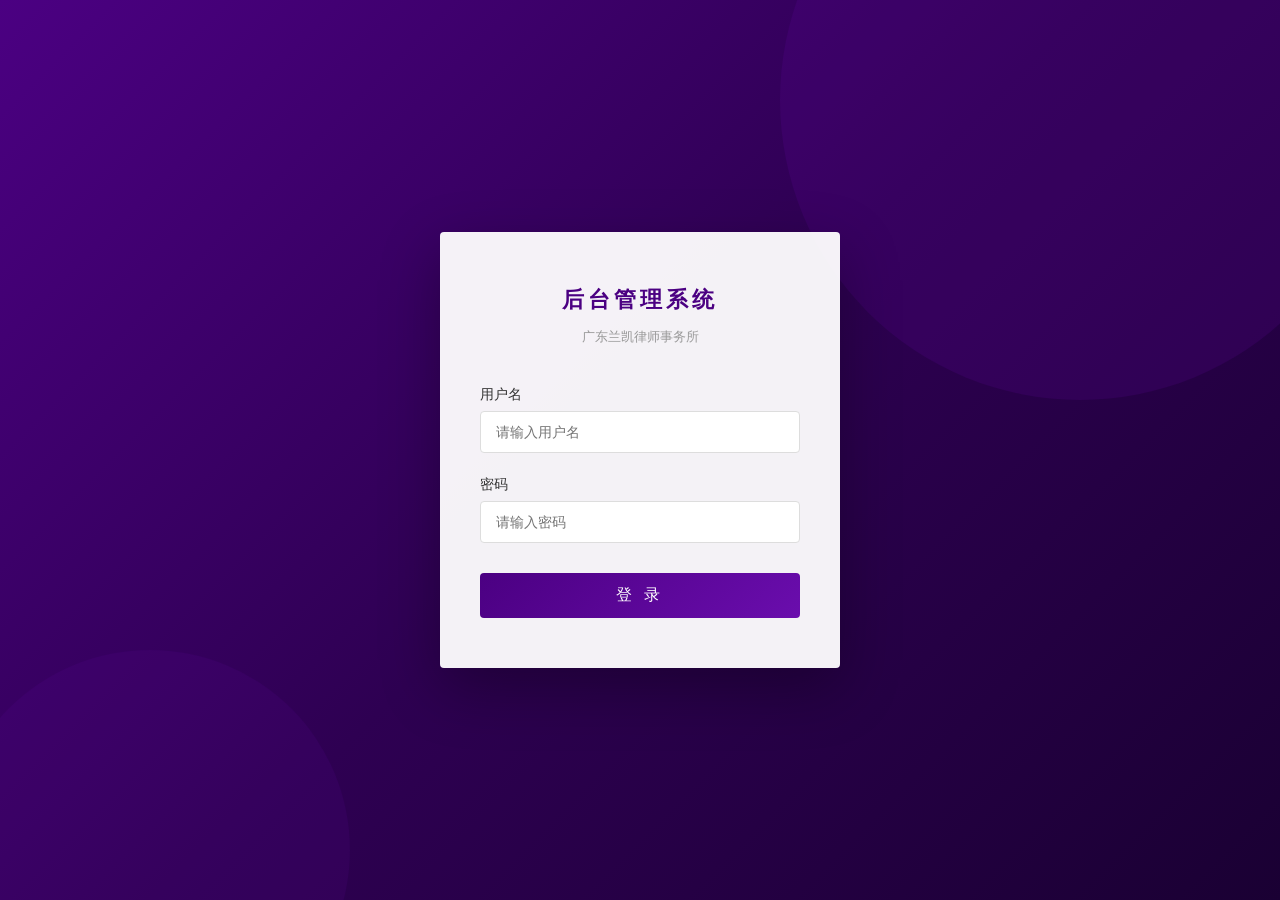
<file: admin/login.html>
<!DOCTYPE html>
<html lang="zh-CN">
<head>
    <meta charset="UTF-8">
    <meta name="viewport" content="width=device-width, initial-scale=1.0">
    <title>后台登录 - 广东兰凯律师事务所</title>
    <link rel="stylesheet" href="../css/style.css">
    <link rel="stylesheet" href="../css/admin.css">
</head>
<body>
    <div class="admin-login">
        <div class="login-box">
            <h3>后台管理系统</h3>
            <p class="subtitle">广东兰凯律师事务所</p>
            <form id="loginForm">
                <div class="form-group">
                    <label>用户名</label>
                    <input type="text" id="username" placeholder="请输入用户名" required>
                </div>
                <div class="form-group">
                    <label>密码</label>
                    <input type="password" id="password" placeholder="请输入密码" required>
                </div>
                <button type="submit">登 录</button>
            </form>
        </div>
    </div>

    <script src="../js/admin.js"></script>
    <script>
        document.getElementById('loginForm').addEventListener('submit', function(e) {
            e.preventDefault();
            var username = document.getElementById('username').value;
            var password = document.getElementById('password').value;
            
            if (username === 'admin' && password === 'ckx753357') {
                localStorage.setItem('adminLoggedIn', 'true');
                window.location.href = 'dashboard.html';
            } else {
                showToast('用户名或密码错误', 'error');
            }
        });
    </script>
</body>
</html>
</file>
<file: css/style.css>
/* 广东兰凯律师事务所 - 网站样式 */
/* 主色调：清华大学紫色系 */

:root {
    --primary-purple: #4B0082;
    --dark-purple: #2E0052;
    --light-purple: #6A0DAD;
    --accent-purple: #7B1E5A;
    --bg-white: #FFFFFF;
    --bg-light: #F8F8F8;
    --bg-gray: #F0F0F0;
    --text-dark: #333333;
    --text-gray: #666666;
    --text-light: #999999;
    --border-color: #E0E0E0;
    --gold: #C9A96E;
}

* {
    margin: 0;
    padding: 0;
    box-sizing: border-box;
}

body {
    font-family: "Microsoft YaHei", "PingFang SC", "Helvetica Neue", Arial, sans-serif;
    color: var(--text-dark);
    line-height: 1.6;
    background-color: var(--bg-white);
}

a {
    text-decoration: none;
    color: inherit;
    transition: color 0.3s ease;
}

a:hover {
    color: var(--light-purple);
}

/* 顶部导航栏 */
.header {
    background: linear-gradient(135deg, var(--primary-purple) 0%, var(--dark-purple) 100%);
    position: fixed;
    top: 0;
    left: 0;
    right: 0;
    z-index: 1000;
    box-shadow: 0 2px 10px rgba(0,0,0,0.15);
}

.container {
    max-width: 1200px;
    margin: 0 auto;
    padding: 0 20px;
}

.header-main {
    display: flex;
    justify-content: space-between;
    align-items: center;
    padding: 15px 0;
}

.logo {
    display: flex;
    align-items: center;
    gap: 15px;
}

.logo img {
    height: 50px;
    width: auto;
}

.logo-text {
    color: #fff;
}

.logo-text h1 {
    font-size: 22px;
    font-weight: 600;
    letter-spacing: 2px;
    line-height: 1.2;
}

.logo-text p {
    font-size: 11px;
    opacity: 0.8;
    letter-spacing: 1px;
    margin-top: 2px;
}

/* 导航菜单 */
.nav {
    display: flex;
    list-style: none;
    gap: 0;
}

.nav li {
    position: relative;
}

.nav li a {
    display: block;
    padding: 12px 22px;
    color: rgba(255,255,255,0.9);
    font-size: 15px;
    font-weight: 400;
    letter-spacing: 1px;
    transition: all 0.3s ease;
    border-bottom: 3px solid transparent;
}

.nav li a:hover,
.nav li a.active {
    color: #fff;
    background: rgba(255,255,255,0.1);
    border-bottom-color: var(--gold);
}

/* 下拉菜单 */
.nav li .dropdown {
    position: absolute;
    top: 100%;
    left: 0;
    background: #fff;
    min-width: 200px;
    box-shadow: 0 5px 20px rgba(0,0,0,0.15);
    opacity: 0;
    visibility: hidden;
    transform: translateY(10px);
    transition: all 0.3s ease;
    border-top: 3px solid var(--gold);
}

.nav li:hover .dropdown {
    opacity: 1;
    visibility: visible;
    transform: translateY(0);
}

.nav li .dropdown a {
    color: var(--text-dark);
    padding: 12px 20px;
    font-size: 14px;
    border-bottom: 1px solid var(--border-color);
    border-bottom-color: transparent;
}

.nav li .dropdown a:hover {
    background: var(--bg-light);
    color: var(--primary-purple);
}

/* Banner区域 */
.banner {
    margin-top: 110px;
    height: 500px;
    background: linear-gradient(135deg, var(--primary-purple) 0%, var(--accent-purple) 50%, var(--dark-purple) 100%);
    display: flex;
    align-items: center;
    justify-content: center;
    text-align: center;
    color: #fff;
    position: relative;
    overflow: hidden;
}

.banner::before {
    content: '';
    position: absolute;
    top: 0;
    left: 0;
    right: 0;
    bottom: 0;
    background: url('data:image/svg+xml,<svg xmlns="http://www.w3.org/2000/svg" viewBox="0 0 100 100"><circle cx="50" cy="50" r="40" fill="none" stroke="rgba(255,255,255,0.05)" stroke-width="0.5"/></svg>');
    background-size: 80px 80px;
    opacity: 0.5;
}

.banner-content {
    position: relative;
    z-index: 1;
    max-width: 800px;
    padding: 0 20px;
}

.banner-content h2 {
    font-size: 42px;
    font-weight: 300;
    margin-bottom: 20px;
    letter-spacing: 8px;
}

.banner-content p {
    font-size: 18px;
    opacity: 0.9;
    line-height: 1.8;
    margin-bottom: 30px;
}

.banner-content .btn-primary {
    display: inline-block;
    padding: 12px 40px;
    background: transparent;
    color: #fff;
    border: 2px solid rgba(255,255,255,0.5);
    font-size: 15px;
    letter-spacing: 2px;
    transition: all 0.3s ease;
    cursor: pointer;
}

.banner-content .btn-primary:hover {
    background: rgba(255,255,255,0.15);
    border-color: #fff;
}

/* 内容区域通用样式 */
.section {
    padding: 80px 0;
}

.section-title {
    text-align: center;
    margin-bottom: 50px;
}

.section-title h3 {
    font-size: 28px;
    font-weight: 400;
    color: var(--primary-purple);
    letter-spacing: 4px;
    margin-bottom: 15px;
}

.section-title .line {
    width: 60px;
    height: 3px;
    background: var(--gold);
    margin: 0 auto;
}

.section-title p {
    color: var(--text-gray);
    margin-top: 15px;
    font-size: 14px;
}

/* 首页 - 关于我们预览 */
.about-preview {
    background: var(--bg-light);
}

.about-content {
    display: grid;
    grid-template-columns: 1fr 1fr;
    gap: 60px;
    align-items: center;
}

.about-text h4 {
    font-size: 22px;
    color: var(--primary-purple);
    margin-bottom: 20px;
    font-weight: 400;
}

.about-text p {
    color: var(--text-gray);
    line-height: 2;
    margin-bottom: 15px;
    text-align: justify;
}

.about-text .btn-more {
    display: inline-block;
    margin-top: 20px;
    padding: 10px 30px;
    border: 1px solid var(--primary-purple);
    color: var(--primary-purple);
    font-size: 14px;
    letter-spacing: 2px;
    transition: all 0.3s ease;
}

.about-text .btn-more:hover {
    background: var(--primary-purple);
    color: #fff;
}

.about-image {
    text-align: center;
}

.about-image img {
    max-width: 100%;
    border-radius: 4px;
    box-shadow: 0 10px 40px rgba(0,0,0,0.1);
}

/* 业务领域 */
.practice-areas {
    background: var(--bg-white);
}

.practice-grid {
    display: grid;
    grid-template-columns: repeat(4, 1fr);
    gap: 25px;
}

.practice-card {
    background: var(--bg-white);
    border: 1px solid var(--border-color);
    padding: 35px 25px;
    text-align: center;
    transition: all 0.3s ease;
    cursor: pointer;
}

.practice-card:hover {
    border-color: var(--primary-purple);
    box-shadow: 0 5px 25px rgba(75,0,130,0.1);
    transform: translateY(-5px);
}

.practice-card .icon {
    width: 60px;
    height: 60px;
    margin: 0 auto 20px;
    background: var(--bg-light);
    border-radius: 50%;
    display: flex;
    align-items: center;
    justify-content: center;
    font-size: 24px;
    color: var(--primary-purple);
    transition: all 0.3s ease;
}

.practice-card:hover .icon {
    background: var(--primary-purple);
    color: #fff;
}

.practice-card h4 {
    font-size: 17px;
    color: var(--text-dark);
    margin-bottom: 12px;
    font-weight: 500;
}

.practice-card p {
    font-size: 13px;
    color: var(--text-gray);
    line-height: 1.7;
}

/* 专业团队预览 */
.team-preview {
    background: var(--bg-light);
}

.team-grid {
    display: grid;
    grid-template-columns: repeat(3, 1fr);
    gap: 30px;
}

.team-card {
    background: var(--bg-white);
    text-align: center;
    padding: 40px 30px;
    transition: all 0.3s ease;
    border: 1px solid transparent;
}

.team-card:hover {
    box-shadow: 0 10px 40px rgba(0,0,0,0.08);
    border-color: var(--border-color);
}

.team-card .photo {
    width: 160px;
    height: 200px;
    border-radius: 8px;
    object-fit: cover;
    object-position: center top;
    margin-bottom: 20px;
    background: #e8e0ee;
    border: 3px solid var(--bg-light);
    transition: all 0.3s ease;
}

.team-card:hover .photo {
    border-color: var(--primary-purple);
}

.team-card h4 {
    font-size: 18px;
    color: var(--text-dark);
    margin-bottom: 5px;
    font-weight: 500;
}

.team-card .title {
    font-size: 13px;
    color: var(--primary-purple);
    margin-bottom: 12px;
}

.team-card p {
    font-size: 13px;
    color: var(--text-gray);
    line-height: 1.7;
}

/* 新闻中心预览 */
.news-preview {
    background: var(--bg-white);
}

.news-grid {
    display: grid;
    grid-template-columns: repeat(3, 1fr);
    gap: 30px;
}

.news-card {
    background: var(--bg-white);
    border: 1px solid var(--border-color);
    overflow: hidden;
    transition: all 0.3s ease;
}

.news-card:hover {
    box-shadow: 0 5px 25px rgba(0,0,0,0.1);
}

.news-card .news-image {
    height: 180px;
    background: var(--bg-gray);
    display: flex;
    align-items: center;
    justify-content: center;
    overflow: hidden;
}

.news-card .news-image img {
    width: 100%;
    height: 100%;
    object-fit: cover;
    transition: transform 0.3s ease;
}

.news-card:hover .news-image img {
    transform: scale(1.03);
}

.news-card .news-content {
    padding: 25px;
}

.news-card .news-date {
    font-size: 12px;
    color: var(--text-light);
    margin-bottom: 10px;
}

.news-card h4 {
    font-size: 16px;
    color: var(--text-dark);
    margin-bottom: 10px;
    font-weight: 500;
    line-height: 1.4;
}

.news-card p {
    font-size: 13px;
    color: var(--text-gray);
    line-height: 1.7;
}

/* 页脚 */
.footer {
    background: var(--dark-purple);
    color: rgba(255,255,255,0.7);
    padding: 60px 0 0;
}

.footer-grid {
    display: grid;
    grid-template-columns: 2fr 1fr 1fr 1fr;
    gap: 40px;
    margin-bottom: 40px;
}

.footer-brand h4 {
    color: #fff;
    font-size: 18px;
    margin-bottom: 15px;
    font-weight: 500;
}

.footer-brand p {
    font-size: 13px;
    line-height: 1.8;
    color: rgba(255,255,255,0.6);
}

.footer-column h5 {
    color: #fff;
    font-size: 14px;
    margin-bottom: 20px;
    font-weight: 500;
    letter-spacing: 1px;
}

.footer-column ul {
    list-style: none;
}

.footer-column ul li {
    margin-bottom: 10px;
}

.footer-column ul li a {
    color: rgba(255,255,255,0.6);
    font-size: 13px;
    transition: color 0.3s ease;
}

.footer-column ul li a:hover {
    color: #fff;
}

.footer-bottom {
    border-top: 1px solid rgba(255,255,255,0.1);
    padding: 20px 0;
    text-align: center;
    font-size: 12px;
    color: rgba(255,255,255,0.4);
}

/* 内页通用样式 */
.page-banner {
    margin-top: 110px;
    height: 280px;
    background: linear-gradient(135deg, var(--primary-purple) 0%, var(--accent-purple) 100%);
    display: flex;
    align-items: center;
    justify-content: center;
    text-align: center;
    color: #fff;
}

.page-banner h2 {
    font-size: 32px;
    font-weight: 300;
    letter-spacing: 6px;
}

.page-banner p {
    font-size: 14px;
    opacity: 0.8;
    margin-top: 10px;
}

.page-content {
    padding: 60px 0;
}

/* 关于我们页面 */
.about-section {
    background: var(--bg-white);
}

.about-intro {
    max-width: 900px;
    margin: 0 auto;
    text-align: center;
    margin-bottom: 60px;
}

.about-intro p {
    font-size: 16px;
    color: var(--text-gray);
    line-height: 2;
    text-align: justify;
}

.about-features {
    display: grid;
    grid-template-columns: repeat(3, 1fr);
    gap: 30px;
    margin-bottom: 60px;
}

.feature-item {
    text-align: center;
    padding: 40px 30px;
    background: var(--bg-light);
    border: 1px solid var(--border-color);
    transition: all 0.3s ease;
}

.feature-item:hover {
    border-color: var(--primary-purple);
    box-shadow: 0 5px 20px rgba(75,0,130,0.08);
}

.feature-item .number {
    font-size: 36px;
    font-weight: 300;
    color: var(--primary-purple);
    margin-bottom: 10px;
}

.feature-item h4 {
    font-size: 16px;
    color: var(--text-dark);
    margin-bottom: 10px;
    font-weight: 500;
}

.feature-item p {
    font-size: 13px;
    color: var(--text-gray);
    line-height: 1.7;
}

/* 业务领域页面 */
.practice-detail {
    display: grid;
    grid-template-columns: repeat(2, 1fr);
    gap: 30px;
}

.practice-item {
    padding: 40px;
    background: var(--bg-light);
    border-left: 4px solid var(--primary-purple);
    transition: all 0.3s ease;
}

.practice-item:hover {
    background: var(--bg-white);
    box-shadow: 0 5px 20px rgba(0,0,0,0.08);
}

.practice-item h4 {
    font-size: 18px;
    color: var(--primary-purple);
    margin-bottom: 15px;
    font-weight: 500;
}

.practice-item p {
    font-size: 14px;
    color: var(--text-gray);
    line-height: 1.8;
}

/* 专业团队页面 */
.team-detail {
    display: grid;
    grid-template-columns: repeat(3, 1fr);
    gap: 30px;
}

.lawyer-card {
    background: var(--bg-white);
    border: 1px solid var(--border-color);
    overflow: hidden;
    transition: all 0.3s ease;
}

.lawyer-card:hover {
    box-shadow: 0 10px 40px rgba(0,0,0,0.1);
}

.lawyer-card .lawyer-photo {
    height: 360px;
    overflow: hidden;
    background: #e8e0ee;
    display: flex;
    align-items: center;
    justify-content: center;
}

.lawyer-card .lawyer-photo img {
    width: 100%;
    height: 100%;
    object-fit: cover;
    object-position: center top;
    transition: transform 0.5s ease;
}

.lawyer-card:hover .lawyer-photo img {
    transform: scale(1.02);
}

.lawyer-card .lawyer-info {
    padding: 25px;
}

.lawyer-card .lawyer-info h4 {
    font-size: 18px;
    color: var(--text-dark);
    margin-bottom: 5px;
    font-weight: 500;
}

.lawyer-card .lawyer-info .position {
    font-size: 13px;
    color: var(--primary-purple);
    margin-bottom: 12px;
}

.lawyer-card .lawyer-info p {
    font-size: 13px;
    color: var(--text-gray);
    line-height: 1.7;
}

/* 新闻列表页面 */
.news-list {
    max-width: 900px;
    margin: 0 auto;
}

.news-item {
    display: flex;
    gap: 30px;
    padding: 30px 0;
    border-bottom: 1px solid var(--border-color);
    transition: all 0.3s ease;
}

.news-item:hover {
    padding-left: 10px;
}

.news-item .news-date-box {
    min-width: 80px;
    text-align: center;
    padding: 15px;
    background: var(--bg-light);
    border: 1px solid var(--border-color);
    height: fit-content;
}

.news-item .news-date-box .day {
    font-size: 28px;
    font-weight: 300;
    color: var(--primary-purple);
    line-height: 1;
}

.news-item .news-date-box .month {
    font-size: 12px;
    color: var(--text-gray);
    margin-top: 5px;
}

.news-item .news-body h4 {
    font-size: 17px;
    color: var(--text-dark);
    margin-bottom: 10px;
    font-weight: 500;
}

.news-item .news-body p {
    font-size: 14px;
    color: var(--text-gray);
    line-height: 1.7;
}

.news-item .news-thumb {
    width: 200px;
    height: 130px;
    overflow: hidden;
    flex-shrink: 0;
    background: var(--bg-gray);
    display: flex;
    align-items: center;
    justify-content: center;
}

.news-item .news-thumb img {
    width: 100%;
    height: 100%;
    object-fit: cover;
    object-position: center;
}

.news-item .news-body .tag {
    display: inline-block;
    padding: 3px 12px;
    background: var(--bg-light);
    color: var(--primary-purple);
    font-size: 12px;
    margin-top: 10px;
    border: 1px solid var(--border-color);
}

/* 后台管理登录 */
.admin-login {
    min-height: 100vh;
    display: flex;
    align-items: center;
    justify-content: center;
    background: linear-gradient(135deg, var(--primary-purple) 0%, var(--dark-purple) 100%);
}

.login-box {
    background: #fff;
    padding: 50px;
    width: 400px;
    box-shadow: 0 20px 60px rgba(0,0,0,0.3);
}

.login-box h3 {
    text-align: center;
    font-size: 22px;
    color: var(--primary-purple);
    margin-bottom: 30px;
    font-weight: 400;
    letter-spacing: 2px;
}

.login-box .form-group {
    margin-bottom: 20px;
}

.login-box label {
    display: block;
    font-size: 13px;
    color: var(--text-gray);
    margin-bottom: 8px;
}

.login-box input {
    width: 100%;
    padding: 12px 15px;
    border: 1px solid var(--border-color);
    font-size: 14px;
    transition: border-color 0.3s ease;
    outline: none;
}

.login-box input:focus {
    border-color: var(--primary-purple);
}

.login-box button {
    width: 100%;
    padding: 14px;
    background: var(--primary-purple);
    color: #fff;
    border: none;
    font-size: 15px;
    letter-spacing: 2px;
    cursor: pointer;
    transition: background 0.3s ease;
}

.login-box button:hover {
    background: var(--dark-purple);
}

/* 后台管理面板 */
.admin-layout {
    display: flex;
    min-height: 100vh;
}

.admin-sidebar {
    width: 260px;
    background: var(--dark-purple);
    color: #fff;
    position: fixed;
    top: 0;
    left: 0;
    bottom: 0;
    overflow-y: auto;
}

.admin-sidebar .sidebar-header {
    padding: 25px;
    border-bottom: 1px solid rgba(255,255,255,0.1);
}

.admin-sidebar .sidebar-header h4 {
    font-size: 16px;
    font-weight: 500;
    letter-spacing: 1px;
}

.admin-sidebar .sidebar-header p {
    font-size: 12px;
    opacity: 0.6;
    margin-top: 5px;
}

.admin-sidebar .sidebar-menu {
    list-style: none;
    padding: 15px 0;
}

.admin-sidebar .sidebar-menu li a {
    display: flex;
    align-items: center;
    padding: 14px 25px;
    color: rgba(255,255,255,0.7);
    font-size: 14px;
    transition: all 0.3s ease;
    border-left: 3px solid transparent;
}

.admin-sidebar .sidebar-menu li a:hover,
.admin-sidebar .sidebar-menu li a.active {
    background: rgba(255,255,255,0.05);
    color: #fff;
    border-left-color: var(--gold);
}

.admin-sidebar .sidebar-menu li a .icon {
    width: 20px;
    margin-right: 12px;
    text-align: center;
}

.admin-main {
    flex: 1;
    margin-left: 260px;
    background: var(--bg-light);
    min-height: 100vh;
}

.admin-header {
    background: #fff;
    padding: 15px 30px;
    display: flex;
    justify-content: space-between;
    align-items: center;
    border-bottom: 1px solid var(--border-color);
}

.admin-header h4 {
    font-size: 16px;
    font-weight: 500;
    color: var(--text-dark);
}

.admin-header .user-info {
    display: flex;
    align-items: center;
    gap: 15px;
    font-size: 13px;
    color: var(--text-gray);
}

.admin-header .user-info a {
    color: var(--primary-purple);
}

.admin-content {
    padding: 30px;
}

/* 后台卡片 */
.stat-cards {
    display: grid;
    grid-template-columns: repeat(4, 1fr);
    gap: 20px;
    margin-bottom: 30px;
}

.stat-card {
    background: #fff;
    padding: 25px;
    border: 1px solid var(--border-color);
    transition: all 0.3s ease;
}

.stat-card:hover {
    box-shadow: 0 5px 15px rgba(0,0,0,0.08);
}

.stat-card h5 {
    font-size: 13px;
    color: var(--text-gray);
    margin-bottom: 10px;
    font-weight: 400;
}

.stat-card .number {
    font-size: 28px;
    font-weight: 300;
    color: var(--primary-purple);
}

/* 后台表格 */
.data-table {
    width: 100%;
    background: #fff;
    border: 1px solid var(--border-color);
    border-collapse: collapse;
}

.data-table th,
.data-table td {
    padding: 14px 20px;
    text-align: left;
    border-bottom: 1px solid var(--border-color);
    font-size: 14px;
}

.data-table th {
    background: var(--bg-light);
    font-weight: 500;
    color: var(--text-dark);
    font-size: 13px;
}

.data-table td {
    color: var(--text-gray);
}

.data-table tr:hover td {
    background: var(--bg-light);
}

.data-table .actions a {
    color: var(--primary-purple);
    font-size: 13px;
    margin-right: 15px;
}

.data-table .actions a:hover {
    text-decoration: underline;
}

/* 后台按钮 */
.btn {
    display: inline-block;
    padding: 10px 25px;
    font-size: 14px;
    border: none;
    cursor: pointer;
    transition: all 0.3s ease;
    letter-spacing: 1px;
}

.btn-primary {
    background: var(--primary-purple);
    color: #fff;
}

.btn-primary:hover {
    background: var(--dark-purple);
}

.btn-secondary {
    background: var(--bg-gray);
    color: var(--text-dark);
    border: 1px solid var(--border-color);
}

.btn-secondary:hover {
    background: var(--border-color);
}

.btn-danger {
    background: #dc3545;
    color: #fff;
}

.btn-danger:hover {
    background: #c82333;
}

/* 后台表单 */
.admin-form {
    background: #fff;
    padding: 30px;
    border: 1px solid var(--border-color);
    max-width: 800px;
}

.admin-form .form-group {
    margin-bottom: 25px;
}

.admin-form label {
    display: block;
    font-size: 14px;
    color: var(--text-dark);
    margin-bottom: 8px;
    font-weight: 500;
}

.admin-form input,
.admin-form textarea,
.admin-form select {
    width: 100%;
    padding: 12px 15px;
    border: 1px solid var(--border-color);
    font-size: 14px;
    transition: border-color 0.3s ease;
    outline: none;
    font-family: inherit;
}

.admin-form input:focus,
.admin-form textarea:focus,
.admin-form select:focus {
    border-color: var(--primary-purple);
}

.admin-form textarea {
    min-height: 150px;
    resize: vertical;
}

.admin-form .form-actions {
    display: flex;
    gap: 15px;
    margin-top: 30px;
}

/* 响应式设计 */
@media (max-width: 1024px) {
    .practice-grid {
        grid-template-columns: repeat(2, 1fr);
    }
    .team-grid,
    .news-grid {
        grid-template-columns: repeat(2, 1fr);
    }
    .about-content {
        grid-template-columns: 1fr;
    }
    .footer-grid {
        grid-template-columns: repeat(2, 1fr);
    }
    .stat-cards {
        grid-template-columns: repeat(2, 1fr);
    }
}

@media (max-width: 768px) {
    .header-main {
        flex-direction: column;
        padding: 10px 0;
    }
    .nav {
        flex-wrap: wrap;
        justify-content: center;
    }
    .nav li a {
        padding: 8px 15px;
        font-size: 13px;
    }
    .banner {
        margin-top: 150px;
        height: 350px;
    }
    .banner-content h2 {
        font-size: 28px;
    }
    .practice-grid,
    .team-grid,
    .news-grid,
    .about-features,
    .practice-detail,
    .team-detail {
        grid-template-columns: 1fr;
    }
    .footer-grid {
        grid-template-columns: 1fr;
    }
    .section {
        padding: 50px 0;
    }
    .admin-sidebar {
        width: 100%;
        position: relative;
    }
    .admin-main {
        margin-left: 0;
    }
    .admin-layout {
        flex-direction: column;
    }
    .stat-cards {
        grid-template-columns: 1fr;
    }
}

/* 隐藏后台入口 */
.admin-hidden {
    display: none !important;
}

/* 关于我们详情卡片 */
.about-detail-section {
    display: grid;
    grid-template-columns: 1fr 1fr;
    gap: 30px;
    max-width: 900px;
    margin: 0 auto 60px;
}

.about-detail-card {
    padding: 35px;
    background: var(--bg-light);
    border-left: 4px solid var(--primary-purple);
    transition: all 0.3s ease;
}

.about-detail-card:hover {
    background: var(--bg-white);
    box-shadow: 0 5px 20px rgba(0,0,0,0.08);
}

.about-detail-card h4 {
    color: var(--primary-purple);
    margin-bottom: 15px;
    font-size: 17px;
    font-weight: 500;
}

.about-detail-card p {
    color: var(--text-gray);
    line-height: 2;
    font-size: 14px;
    text-align: justify;
}

@media (max-width: 768px) {
    .about-detail-section {
        grid-template-columns: 1fr;
    }
}

/* ========== 移动端汉堡菜单 ========== */
.menu-toggle {
    display: none;
    flex-direction: column;
    justify-content: center;
    align-items: center;
    width: 40px;
    height: 40px;
    cursor: pointer;
    z-index: 1001;
    background: none;
    border: none;
    padding: 0;
}

.menu-toggle span {
    display: block;
    width: 24px;
    height: 2px;
    background: #fff;
    margin: 4px 0;
    transition: all 0.3s ease;
    border-radius: 1px;
}

.menu-toggle.active span:nth-child(1) {
    transform: rotate(45deg) translate(4px, 4px);
}

.menu-toggle.active span:nth-child(2) {
    opacity: 0;
}

.menu-toggle.active span:nth-child(3) {
    transform: rotate(-45deg) translate(4px, -4px);
}

/* ========== Header 滚动效果 ========== */
.header-scrolled {
    box-shadow: 0 4px 20px rgba(0,0,0,0.2);
}

.header-scrolled .header-main {
    padding: 10px 0;
}

/* ========== 回到顶部按钮 ========== */
#backToTop {
    position: fixed;
    bottom: 40px;
    right: 30px;
    width: 46px;
    height: 46px;
    background: var(--primary-purple);
    color: #fff;
    border: none;
    cursor: pointer;
    display: flex;
    align-items: center;
    justify-content: center;
    font-size: 20px;
    opacity: 0;
    visibility: hidden;
    transition: all 0.3s ease;
    z-index: 999;
    box-shadow: 0 4px 15px rgba(75,0,130,0.3);
}

#backToTop:hover {
    background: var(--dark-purple);
    transform: translateY(-3px);
}

#backToTop.visible {
    opacity: 1;
    visibility: visible;
}

/* ========== 滚动淡入动画 ========== */
.fade-in {
    opacity: 0;
    transform: translateY(30px);
    transition: opacity 0.6s ease, transform 0.6s ease;
}

.fade-in-visible {
    opacity: 1;
    transform: translateY(0);
}

/* ========== 律师专长标签 ========== */
.specialty-tags {
    display: flex;
    flex-wrap: wrap;
    gap: 8px;
    margin-top: 12px;
}

.specialty-tag {
    display: inline-block;
    padding: 3px 12px;
    background: var(--bg-light);
    color: var(--primary-purple);
    font-size: 12px;
    border: 1px solid var(--border-color);
    transition: all 0.3s ease;
}

.lawyer-card:hover .specialty-tag {
    background: var(--primary-purple);
    color: #fff;
    border-color: var(--primary-purple);
}

/* ========== 移动端响应式补充 ========== */
@media (max-width: 768px) {
    .menu-toggle {
        display: flex;
    }

    .header-main {
        flex-direction: row;
        justify-content: space-between;
        position: relative;
    }

    .nav {
        display: none;
        position: absolute;
        top: 100%;
        left: 0;
        right: 0;
        background: var(--dark-purple);
        flex-direction: column;
        padding: 10px 0;
        box-shadow: 0 5px 20px rgba(0,0,0,0.3);
    }

    .nav-open {
        display: flex;
    }

    .nav li a {
        padding: 14px 25px;
        border-bottom: none;
        font-size: 15px;
    }

    .nav li a:hover,
    .nav li a.active {
        background: rgba(255,255,255,0.1);
        border-bottom: none;
    }

    .banner {
        margin-top: 80px;
        height: 320px;
    }

    .banner-content h2 {
        font-size: 24px;
        letter-spacing: 4px;
    }

    .banner-content p {
        font-size: 14px;
    }

    .page-banner {
        margin-top: 80px;
        height: 200px;
    }

    .page-banner h2 {
        font-size: 24px;
        letter-spacing: 4px;
    }

    .section {
        padding: 40px 0;
    }

    .practice-grid,
    .team-grid,
    .news-grid,
    .about-features,
    .practice-detail,
    .team-detail {
        grid-template-columns: 1fr;
    }

    .footer-grid {
        grid-template-columns: 1fr;
    }

    .about-content {
        grid-template-columns: 1fr;
    }

    .news-item {
        flex-direction: column;
        gap: 15px;
    }

    .news-item .news-thumb {
        width: 100%;
        height: auto;
        max-height: 200px;
    }

    .admin-sidebar {
        width: 100%;
        position: relative;
    }

    .admin-main {
        margin-left: 0;
    }

    .admin-layout {
        flex-direction: column;
    }

    .stat-cards {
        grid-template-columns: 1fr;
    }

    #backToTop {
        bottom: 20px;
        right: 20px;
        width: 40px;
        height: 40px;
        font-size: 16px;
    }
}

@media (max-width: 1024px) and (min-width: 769px) {
    .practice-grid {
        grid-template-columns: repeat(2, 1fr);
    }
    .team-grid,
    .news-grid {
        grid-template-columns: repeat(2, 1fr);
    }
    .about-content {
        grid-template-columns: 1fr;
    }
    .footer-grid {
        grid-template-columns: repeat(2, 1fr);
    }
    .stat-cards {
        grid-template-columns: repeat(2, 1fr);
    }
}
</file>
<file: css/admin.css>
/* 广东兰凯律师事务所 - 后台管理系统样式 */

/* ========== 登录页 ========== */
.admin-login {
    min-height: 100vh;
    display: flex;
    align-items: center;
    justify-content: center;
    background: linear-gradient(135deg, #4B0082 0%, #2E0052 50%, #1a0033 100%);
    position: relative;
    overflow: hidden;
}

.admin-login::before {
    content: '';
    position: absolute;
    width: 600px;
    height: 600px;
    border-radius: 50%;
    background: rgba(106, 13, 173, 0.15);
    top: -200px;
    right: -100px;
}

.admin-login::after {
    content: '';
    position: absolute;
    width: 400px;
    height: 400px;
    border-radius: 50%;
    background: rgba(106, 13, 173, 0.1);
    bottom: -150px;
    left: -50px;
}

.login-box {
    background: rgba(255, 255, 255, 0.95);
    padding: 50px 40px;
    border-radius: 4px;
    width: 400px;
    max-width: 90%;
    box-shadow: 0 20px 60px rgba(0, 0, 0, 0.3);
    position: relative;
    z-index: 1;
}

.login-box h3 {
    text-align: center;
    color: #4B0082;
    font-size: 22px;
    font-weight: 600;
    margin-bottom: 10px;
    letter-spacing: 4px;
}

.login-box .subtitle {
    text-align: center;
    color: #999;
    font-size: 13px;
    margin-bottom: 35px;
}

.login-box .form-group {
    margin-bottom: 20px;
}

.login-box .form-group label {
    display: block;
    margin-bottom: 6px;
    color: #333;
    font-size: 14px;
    font-weight: 500;
}

.login-box .form-group input {
    width: 100%;
    padding: 12px 15px;
    border: 1px solid #ddd;
    border-radius: 4px;
    font-size: 14px;
    transition: border-color 0.3s, box-shadow 0.3s;
    outline: none;
}

.login-box .form-group input:focus {
    border-color: #4B0082;
    box-shadow: 0 0 0 3px rgba(75, 0, 130, 0.1);
}

.login-box button[type="submit"] {
    width: 100%;
    padding: 12px;
    background: linear-gradient(135deg, #4B0082, #6A0DAD);
    color: #fff;
    border: none;
    border-radius: 4px;
    font-size: 16px;
    cursor: pointer;
    letter-spacing: 4px;
    transition: opacity 0.3s;
    margin-top: 10px;
}

.login-box button[type="submit"]:hover {
    opacity: 0.9;
}

/* ========== 后台布局 ========== */
.admin-layout {
    display: flex;
    min-height: 100vh;
}

.admin-sidebar {
    width: 230px;
    background: linear-gradient(180deg, #2E0052 0%, #1a0033 100%);
    color: #fff;
    position: fixed;
    top: 0;
    left: 0;
    bottom: 0;
    overflow-y: auto;
    z-index: 100;
}

.sidebar-header {
    padding: 25px 20px;
    border-bottom: 1px solid rgba(255, 255, 255, 0.1);
}

.sidebar-header h4 {
    font-size: 16px;
    font-weight: 600;
    margin-bottom: 4px;
    letter-spacing: 2px;
}

.sidebar-header p {
    font-size: 11px;
    color: rgba(255, 255, 255, 0.5);
}

.sidebar-menu {
    list-style: none;
    padding: 10px 0;
}

.sidebar-menu li a {
    display: block;
    padding: 13px 20px;
    color: rgba(255, 255, 255, 0.7);
    font-size: 14px;
    transition: all 0.3s;
    border-left: 3px solid transparent;
}

.sidebar-menu li a:hover {
    background: rgba(255, 255, 255, 0.08);
    color: #fff;
}

.sidebar-menu li a.active {
    background: rgba(255, 255, 255, 0.12);
    color: #fff;
    border-left-color: #C9A96E;
}

.sidebar-menu li a .icon {
    margin-right: 8px;
    font-size: 12px;
}

.admin-main {
    margin-left: 230px;
    flex: 1;
    background: #f5f5f5;
    min-height: 100vh;
}

.admin-header {
    background: #fff;
    padding: 15px 30px;
    display: flex;
    justify-content: space-between;
    align-items: center;
    border-bottom: 1px solid #e0e0e0;
    position: sticky;
    top: 0;
    z-index: 50;
}

.admin-header h4 {
    font-size: 17px;
    color: #333;
    font-weight: 600;
}

.user-info {
    display: flex;
    align-items: center;
    gap: 15px;
    font-size: 14px;
    color: #666;
}

.user-info a {
    color: #4B0082;
    cursor: pointer;
}

.user-info a:hover {
    text-decoration: underline;
}

.admin-content {
    padding: 25px 30px;
}

/* ========== 统计卡片 ========== */
.stat-cards {
    display: grid;
    grid-template-columns: repeat(4, 1fr);
    gap: 20px;
    margin-bottom: 25px;
}

.stat-card {
    background: #fff;
    padding: 25px;
    border: 1px solid #e0e0e0;
    text-align: center;
    transition: box-shadow 0.3s;
}

.stat-card:hover {
    box-shadow: 0 4px 15px rgba(0, 0, 0, 0.08);
}

.stat-card h5 {
    font-size: 13px;
    color: #999;
    font-weight: 400;
    margin-bottom: 10px;
    text-transform: uppercase;
    letter-spacing: 1px;
}

.stat-card .number {
    font-size: 32px;
    color: #4B0082;
    font-weight: 700;
}

/* ========== 数据表格 ========== */
.data-table {
    width: 100%;
    border-collapse: collapse;
}

.data-table th,
.data-table td {
    padding: 12px 15px;
    text-align: left;
    border-bottom: 1px solid #eee;
    font-size: 14px;
}

.data-table th {
    background: #f8f8f8;
    color: #666;
    font-weight: 500;
    font-size: 13px;
    text-transform: uppercase;
    letter-spacing: 0.5px;
}

.data-table tr:hover {
    background: #fafafa;
}

.data-table .tag {
    display: inline-block;
    padding: 2px 10px;
    font-size: 12px;
    border-radius: 2px;
    background: #f0e6ff;
    color: #4B0082;
}

.data-table .tag-green {
    background: #e6f9e6;
    color: #2e7d32;
}

.data-table .tag-red {
    background: #ffe6e6;
    color: #c62828;
}

.data-table .actions {
    display: flex;
    gap: 10px;
}

.data-table .actions a,
.data-table .actions button {
    font-size: 13px;
    color: #4B0082;
    background: none;
    border: none;
    cursor: pointer;
    padding: 0;
    transition: color 0.3s;
}

.data-table .actions a:hover,
.data-table .actions button:hover {
    color: #6A0DAD;
}

.data-table .actions .btn-delete {
    color: #c62828;
}

.data-table .actions .btn-delete:hover {
    color: #e53935;
}

/* ========== 按钮 ========== */
.btn {
    display: inline-block;
    padding: 10px 20px;
    font-size: 14px;
    border: none;
    cursor: pointer;
    transition: opacity 0.3s;
    text-decoration: none;
    text-align: center;
}

.btn-primary {
    background: linear-gradient(135deg, #4B0082, #6A0DAD);
    color: #fff;
}

.btn-primary:hover {
    opacity: 0.9;
    color: #fff;
}

.btn-secondary {
    background: #e0e0e0;
    color: #666;
}

.btn-secondary:hover {
    background: #d0d0d0;
}

.btn-sm {
    padding: 6px 14px;
    font-size: 12px;
}

.btn-danger {
    background: #c62828;
    color: #fff;
}

.btn-danger:hover {
    opacity: 0.9;
}

/* ========== 表单 ========== */
.admin-form {
    background: #fff;
    padding: 30px;
    border: 1px solid #e0e0e0;
}

.admin-form .form-group {
    margin-bottom: 20px;
}

.admin-form .form-group label {
    display: block;
    margin-bottom: 6px;
    color: #333;
    font-size: 14px;
    font-weight: 500;
}

.admin-form .form-group input,
.admin-form .form-group select,
.admin-form .form-group textarea {
    width: 100%;
    padding: 10px 14px;
    border: 1px solid #ddd;
    border-radius: 4px;
    font-size: 14px;
    font-family: inherit;
    transition: border-color 0.3s;
    outline: none;
}

.admin-form .form-group input:focus,
.admin-form .form-group select:focus,
.admin-form .form-group textarea:focus {
    border-color: #4B0082;
    box-shadow: 0 0 0 3px rgba(75, 0, 130, 0.08);
}

.admin-form .form-group textarea {
    min-height: 150px;
    resize: vertical;
}

.admin-form .form-group small {
    display: block;
    margin-top: 4px;
    color: #999;
    font-size: 12px;
}

.form-actions {
    display: flex;
    gap: 12px;
    padding-top: 10px;
}

.form-row {
    display: grid;
    grid-template-columns: 1fr 1fr;
    gap: 20px;
}

/* ========== 标签输入 ========== */
.tag-input-wrapper {
    display: flex;
    flex-wrap: wrap;
    gap: 8px;
    padding: 8px 12px;
    border: 1px solid #ddd;
    border-radius: 4px;
    min-height: 42px;
    align-items: center;
    cursor: text;
    transition: border-color 0.3s;
}

.tag-input-wrapper:focus-within {
    border-color: #4B0082;
}

.tag-input-wrapper .tag-item {
    display: inline-flex;
    align-items: center;
    gap: 4px;
    padding: 3px 10px;
    background: #f0e6ff;
    color: #4B0082;
    font-size: 12px;
    border-radius: 2px;
}

.tag-input-wrapper .tag-item .remove-tag {
    cursor: pointer;
    font-size: 14px;
    line-height: 1;
    color: #999;
    margin-left: 2px;
}

.tag-input-wrapper .tag-item .remove-tag:hover {
    color: #c62828;
}

.tag-input-wrapper input {
    border: none !important;
    outline: none !important;
    padding: 4px 0 !important;
    box-shadow: none !important;
    flex: 1;
    min-width: 80px;
    font-size: 13px;
}

/* ========== 栏目管理 ========== */
.column-list {
    list-style: none;
}

.column-item {
    display: flex;
    align-items: center;
    justify-content: space-between;
    padding: 15px 20px;
    background: #fff;
    border: 1px solid #eee;
    margin-bottom: 8px;
    transition: box-shadow 0.3s;
}

.column-item:hover {
    box-shadow: 0 2px 10px rgba(0, 0, 0, 0.05);
}

.column-item .column-info {
    display: flex;
    align-items: center;
    gap: 15px;
}

.column-item .column-drag {
    cursor: grab;
    color: #ccc;
    font-size: 18px;
    user-select: none;
}

.column-item .column-name {
    font-size: 15px;
    color: #333;
    font-weight: 500;
}

.column-item .column-slug {
    font-size: 12px;
    color: #999;
}

.column-item .column-count {
    font-size: 12px;
    color: #999;
    background: #f5f5f5;
    padding: 2px 8px;
    border-radius: 10px;
}

.column-item .column-actions {
    display: flex;
    gap: 10px;
}

/* ========== 消息提示 ========== */
.toast {
    position: fixed;
    top: 20px;
    right: 20px;
    padding: 14px 24px;
    border-radius: 4px;
    color: #fff;
    font-size: 14px;
    z-index: 9999;
    opacity: 0;
    transform: translateX(100px);
    transition: all 0.3s ease;
    box-shadow: 0 4px 15px rgba(0, 0, 0, 0.2);
}

.toast.show {
    opacity: 1;
    transform: translateX(0);
}

.toast-success {
    background: #2e7d32;
}

.toast-error {
    background: #c62828;
}

.toast-info {
    background: #4B0082;
}

/* ========== 确认弹窗 ========== */
.modal-overlay {
    position: fixed;
    top: 0;
    left: 0;
    right: 0;
    bottom: 0;
    background: rgba(0, 0, 0, 0.5);
    z-index: 9998;
    display: flex;
    align-items: center;
    justify-content: center;
}

.modal-box {
    background: #fff;
    padding: 30px;
    border-radius: 4px;
    width: 400px;
    max-width: 90%;
    box-shadow: 0 10px 40px rgba(0, 0, 0, 0.2);
}

.modal-box h4 {
    font-size: 16px;
    color: #333;
    margin-bottom: 12px;
}

.modal-box p {
    font-size: 14px;
    color: #666;
    margin-bottom: 25px;
    line-height: 1.6;
}

.modal-box .modal-actions {
    display: flex;
    justify-content: flex-end;
    gap: 12px;
}

/* ========== 空状态 ========== */
.empty-state {
    text-align: center;
    padding: 50px 20px;
    color: #ccc;
}

.empty-state .empty-icon {
    font-size: 48px;
    margin-bottom: 15px;
}

.empty-state p {
    font-size: 14px;
    color: #999;
}

/* ========== 响应式 ========== */
@media (max-width: 768px) {
    .admin-sidebar {
        width: 100%;
        position: relative;
    }

    .admin-main {
        margin-left: 0;
    }

    .admin-layout {
        flex-direction: column;
    }

    .stat-cards {
        grid-template-columns: 1fr;
    }

    .form-row {
        grid-template-columns: 1fr;
    }

    .login-box {
        padding: 35px 25px;
    }
}

@media (max-width: 1024px) and (min-width: 769px) {
    .stat-cards {
        grid-template-columns: repeat(2, 1fr);
    }
}
</file>
